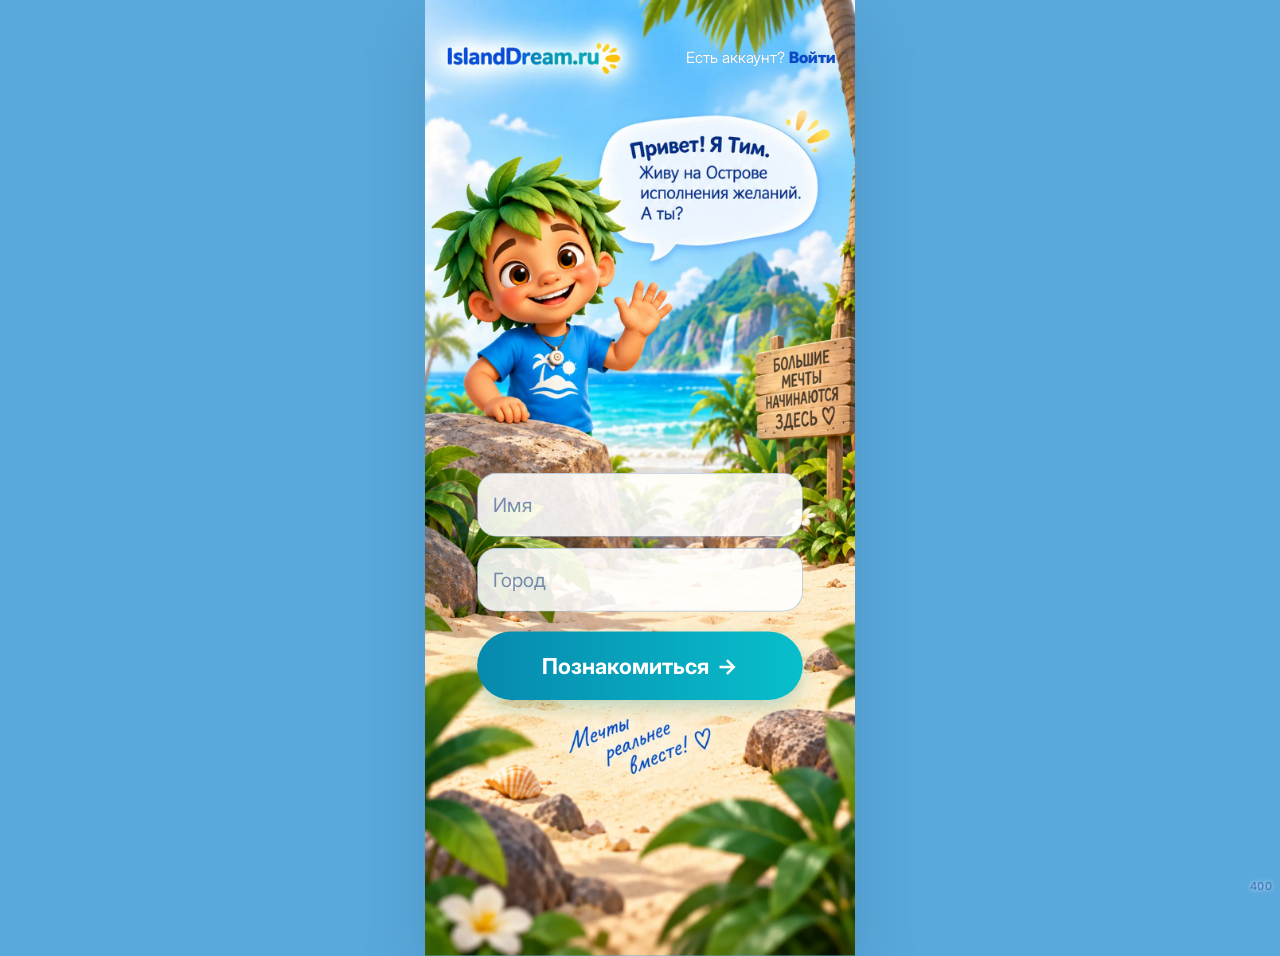
<file: sites/tim/index.html>
<!DOCTYPE html>
<html lang="ru">
<head>
  <meta charset="UTF-8">
  <meta name="viewport" content="width=device-width, initial-scale=1, viewport-fit=cover">
  <meta name="description" content="Тим — знакомство с Островом Мечты">
  <meta name="theme-color" content="#08afc2">
  <link rel="manifest" href="/manifest.webmanifest">
  <link rel="apple-touch-icon" href="/assets/icons/icon-192.png">
  <title>IslandDream.ru — Тим</title>
  <link rel="preconnect" href="https://fonts.googleapis.com">
  <link rel="preconnect" href="https://fonts.gstatic.com" crossorigin>
  <link href="https://fonts.googleapis.com/css2?family=Inter:wght@400;600;700;800&display=swap" rel="stylesheet">
  <link rel="stylesheet" href="css/main.css?v=57">
  <link rel="preload" as="image" href="assets/v2/scene_01_welcome_1080x2400_lite.jpg" fetchpriority="high">
</head>
<body>
  <a class="skip-link" href="#tim-card">К форме</a>

  <div class="tim-stage" id="tim-stage">
    <div class="tim-canvas" id="tim-canvas">
      <div class="tim-screen" id="tim-screen" data-screen="1" data-baked="1">
        <img class="tim-scene" id="tim-scene" src="assets/v2/scene_01_welcome_1080x2400_lite.jpg" alt="" width="1080" height="2400" decoding="async" fetchpriority="high">
        <img class="tim-plaque" id="tim-plaque" src="assets/fin/22.png" alt="" hidden>
        <img class="tim-tagline" id="tim-tagline" src="assets/fin/10.png" alt="" hidden>
        <img class="tim-bubble-img" id="tim-bubble-img" src="assets/fin/4.png" alt="" hidden>
        <div class="tim-bubble-html" id="tim-bubble-html" hidden></div>

        <header class="tim-header">
          <a class="tim-logo" id="tim-logo" href="/tim/" aria-label="IslandDream.ru" hidden>
            <span class="island">IslandDream</span><span class="ru">.ru</span>
          </a>
          <span class="tim-logo-spacer" id="tim-logo-spacer" aria-hidden="true"></span>
          <button type="button" class="tim-login-link" id="btn-header-login">
            Есть аккаунт? <strong>Войти</strong>
          </button>
        </header>

        <div class="tim-card" id="tim-card">
          <p class="tim-error" id="tim-error" role="alert"></p>
          <div id="tim-card-body"></div>
        </div>
      </div>
    </div>
    <!-- Пасхалка Макса: номер сборки = .app-version; если старый — это кэш HTML -->
    <span class="tim-build" id="tim-build" aria-hidden="true">400</span>
  </div>

  <script src="js/assets.js?v=57"></script>
  <script src="js/cities.js?v=57"></script>
  <script src="js/tim-fsm.js?v=57"></script>
  <script>
    if ("serviceWorker" in navigator) {
      navigator.serviceWorker.register("/sw.js").catch(function () {});
    }
  </script>
</body>
</html>
</file>
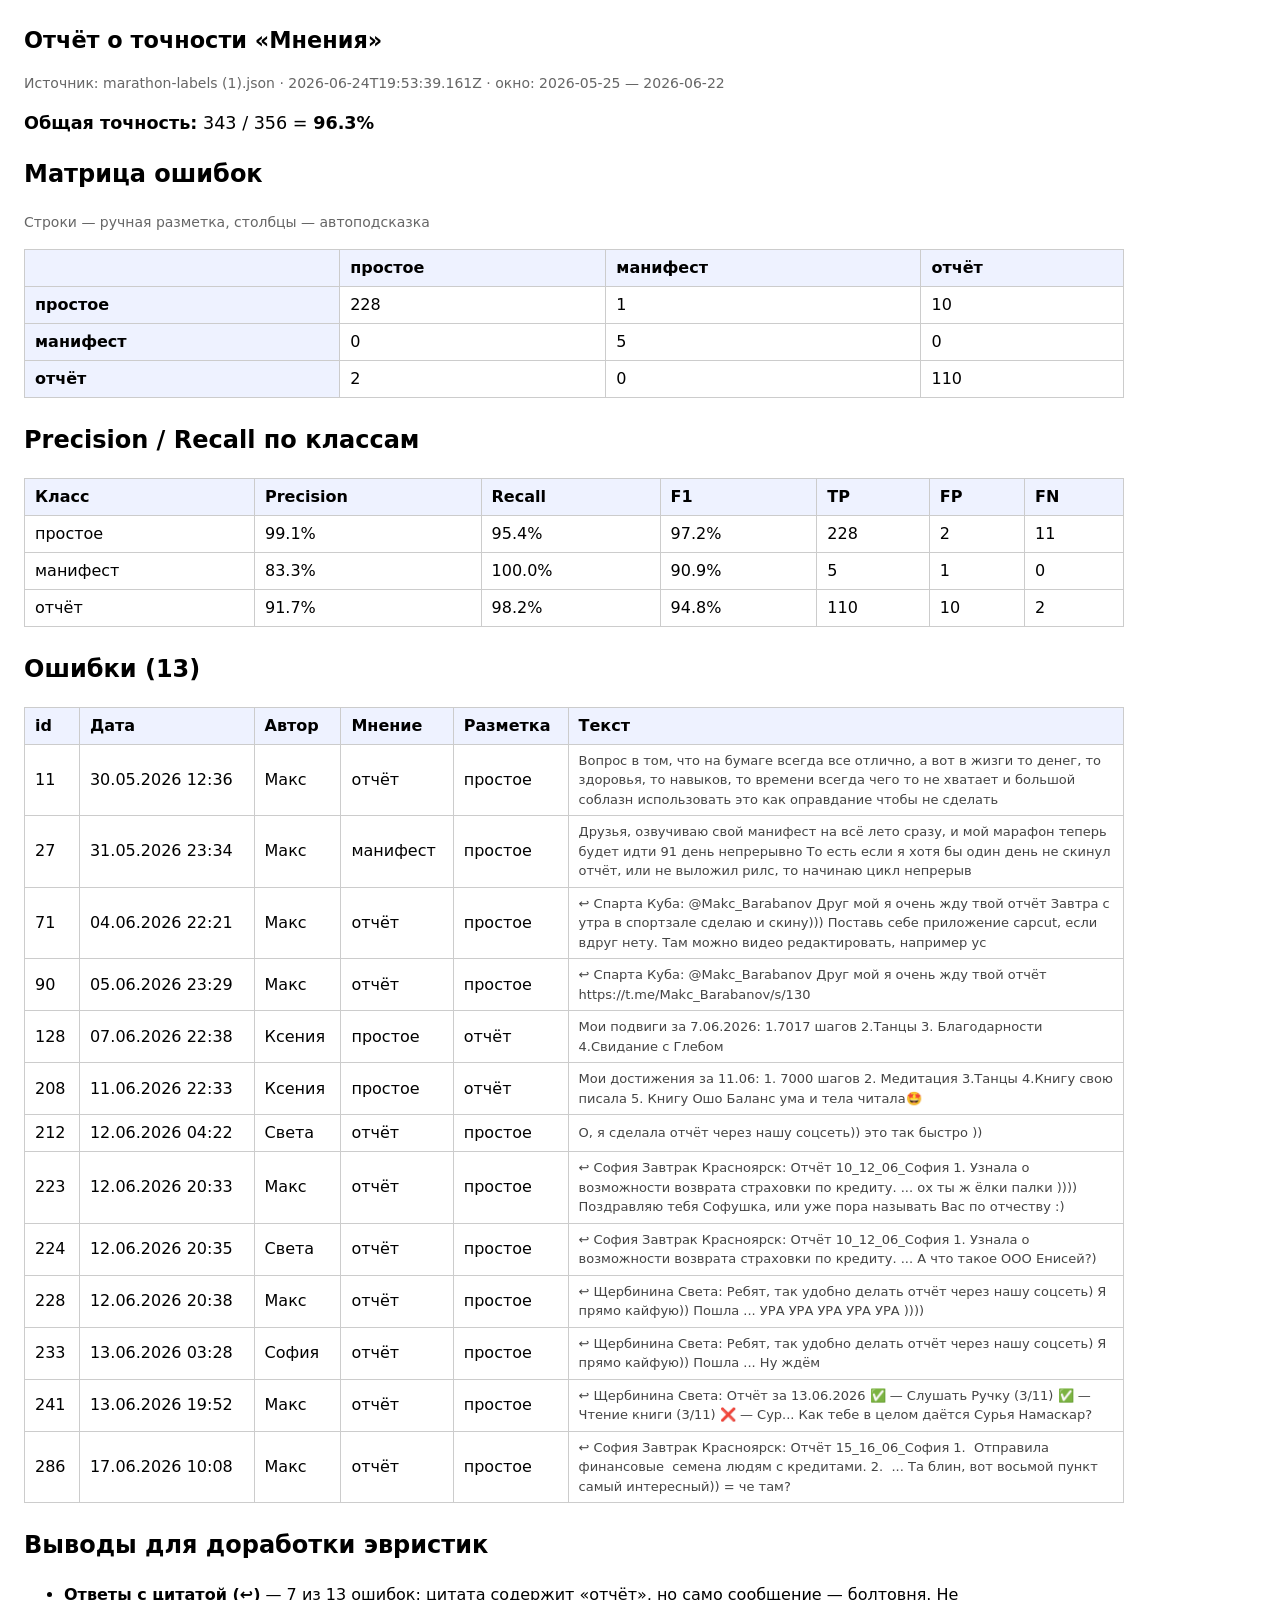
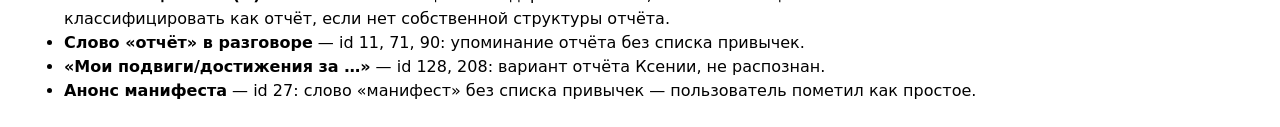
<file: sites/stat/legacy/accuracy-report.html>
<!DOCTYPE html>
<html lang="ru">
<head>
  <meta charset="UTF-8">
  <title>Точность автоподсказок</title>
  <style>
    body { font-family: system-ui, sans-serif; margin: 24px; max-width: 1100px; line-height: 1.5; }
    h1 { font-size: 1.4rem; }
    table { border-collapse: collapse; margin: 16px 0 24px; width: 100%; }
    th, td { border: 1px solid #ccc; padding: 6px 10px; text-align: left; }
    th { background: #eef2ff; }
    .summary { font-size: 1.1rem; margin: 16px 0; }
    .preview { font-size: 13px; color: #444; max-width: 500px; }
    .note { color: #666; font-size: 14px; }
  </style>
</head>
<body>
  <h1>Отчёт о точности «Мнения»</h1>
  <p class="note">Источник: marathon-labels (1).json · 2026-06-24T19:53:39.161Z · окно: 2026-05-25 — 2026-06-22</p>
  <p class="summary"><strong>Общая точность:</strong> 343 / 356 = <strong>96.3%</strong></p>

  <h2>Матрица ошибок</h2>
  <p class="note">Строки — ручная разметка, столбцы — автоподсказка</p>
  <table>
    <tr><th></th><th>простое</th><th>манифест</th><th>отчёт</th></tr>
    <tr><th>простое</th><td>228</td><td>1</td><td>10</td></tr>
<tr><th>манифест</th><td>0</td><td>5</td><td>0</td></tr>
<tr><th>отчёт</th><td>2</td><td>0</td><td>110</td></tr>

  </table>

  <h2>Precision / Recall по классам</h2>
  <table>
    <tr><th>Класс</th><th>Precision</th><th>Recall</th><th>F1</th><th>TP</th><th>FP</th><th>FN</th></tr>
    <tr><td>простое</td><td>99.1%</td><td>95.4%</td><td>97.2%</td><td>228</td><td>2</td><td>11</td></tr>
<tr><td>манифест</td><td>83.3%</td><td>100.0%</td><td>90.9%</td><td>5</td><td>1</td><td>0</td></tr>
<tr><td>отчёт</td><td>91.7%</td><td>98.2%</td><td>94.8%</td><td>110</td><td>10</td><td>2</td></tr>

  </table>

  <h2>Ошибки (13)</h2>
  <table>
    <tr><th>id</th><th>Дата</th><th>Автор</th><th>Мнение</th><th>Разметка</th><th>Текст</th></tr>
    <tr>
      <td>11</td>
      <td>30.05.2026 12:36</td>
      <td>Макс</td>
      <td>отчёт</td>
      <td>простое</td>
      <td class="preview">Вопрос в том, что на бумаге всегда все отлично, а вот в жизги то денег, то здоровья, то навыков, то времени всегда чего то не хватает и большой соблазн использовать это как оправдание чтобы не сделать</td>
    </tr>
<tr>
      <td>27</td>
      <td>31.05.2026 23:34</td>
      <td>Макс</td>
      <td>манифест</td>
      <td>простое</td>
      <td class="preview">Друзья, озвучиваю свой манифест на всё лето сразу, и мой марафон теперь будет идти   91 день непрерывно  То есть если я хотя бы один день не скинул отчёт, или не выложил рилс, то начинаю цикл непрерыв</td>
    </tr>
<tr>
      <td>71</td>
      <td>04.06.2026 22:21</td>
      <td>Макс</td>
      <td>отчёт</td>
      <td>простое</td>
      <td class="preview">↩ Спарта Куба: @Makc_Barabanov  Друг мой я очень жду твой отчёт Завтра с утра в спортзале сделаю и скину)))  Поставь себе приложение capcut, если вдруг нету. Там можно видео редактировать, например ус</td>
    </tr>
<tr>
      <td>90</td>
      <td>05.06.2026 23:29</td>
      <td>Макс</td>
      <td>отчёт</td>
      <td>простое</td>
      <td class="preview">↩ Спарта Куба: @Makc_Barabanov  Друг мой я очень жду твой отчёт https://t.me/Makc_Barabanov/s/130</td>
    </tr>
<tr>
      <td>128</td>
      <td>07.06.2026 22:38</td>
      <td>Ксения</td>
      <td>простое</td>
      <td>отчёт</td>
      <td class="preview">Мои подвиги за 7.06.2026: 1.7017 шагов 2.Танцы 3. Благодарности 4.Свидание с Глебом</td>
    </tr>
<tr>
      <td>208</td>
      <td>11.06.2026 22:33</td>
      <td>Ксения</td>
      <td>простое</td>
      <td>отчёт</td>
      <td class="preview">Мои достижения за 11.06: 1. 7000 шагов 2. Медитация 3.Танцы 4.Книгу свою писала 5. Книгу Ошо Баланс ума и тела читала🤩</td>
    </tr>
<tr>
      <td>212</td>
      <td>12.06.2026 04:22</td>
      <td>Света</td>
      <td>отчёт</td>
      <td>простое</td>
      <td class="preview">О, я сделала отчёт через нашу соцсеть)) это так быстро ))</td>
    </tr>
<tr>
      <td>223</td>
      <td>12.06.2026 20:33</td>
      <td>Макс</td>
      <td>отчёт</td>
      <td>простое</td>
      <td class="preview">↩ София Завтрак Красноярск: Отчёт 10_12_06_София 1.  Узнала о возможности возврата страховки по кредиту. ... ох ты ж ёлки палки )))) Поздравляю тебя Софушка, или уже пора называть Вас по отчеству :)</td>
    </tr>
<tr>
      <td>224</td>
      <td>12.06.2026 20:35</td>
      <td>Света</td>
      <td>отчёт</td>
      <td>простое</td>
      <td class="preview">↩ София Завтрак Красноярск: Отчёт 10_12_06_София 1.  Узнала о возможности возврата страховки по кредиту. ... А что такое ООО Енисей?)</td>
    </tr>
<tr>
      <td>228</td>
      <td>12.06.2026 20:38</td>
      <td>Макс</td>
      <td>отчёт</td>
      <td>простое</td>
      <td class="preview">↩ Щербинина Света: Ребят, так удобно делать отчёт через нашу соцсеть)  Я прямо кайфую))   Пошла ... УРА УРА УРА УРА УРА ))))</td>
    </tr>
<tr>
      <td>233</td>
      <td>13.06.2026 03:28</td>
      <td>София</td>
      <td>отчёт</td>
      <td>простое</td>
      <td class="preview">↩ Щербинина Света: Ребят, так удобно делать отчёт через нашу соцсеть)  Я прямо кайфую))   Пошла ... Ну ждём</td>
    </tr>
<tr>
      <td>241</td>
      <td>13.06.2026 19:52</td>
      <td>Макс</td>
      <td>отчёт</td>
      <td>простое</td>
      <td class="preview">↩ Щербинина Света: Отчёт за 13.06.2026  ✅ — Слушать Ручку (3/11) ✅ — Чтение книги (3/11) ❌ — Сур... Как тебе в целом даётся Сурья Намаскар?</td>
    </tr>
<tr>
      <td>286</td>
      <td>17.06.2026 10:08</td>
      <td>Макс</td>
      <td>отчёт</td>
      <td>простое</td>
      <td class="preview">↩ София Завтрак Красноярск: Отчёт 15_16_06_София 1.  Отправила финансовые  семена людям с кредитами. 2.  ... Та блин, вот восьмой пункт самый интересный)) = че там?</td>
    </tr>

  </table>

  <h2>Выводы для доработки эвристик</h2>
  <ul>
    <li><strong>Ответы с цитатой (↩)</strong> — 7 из 13 ошибок: цитата содержит «отчёт», но само сообщение — болтовня. Не классифицировать как отчёт, если нет собственной структуры отчёта.</li>
    <li><strong>Слово «отчёт» в разговоре</strong> — id 11, 71, 90: упоминание отчёта без списка привычек.</li>
    <li><strong>«Мои подвиги/достижения за …»</strong> — id 128, 208: вариант отчёта Ксении, не распознан.</li>
    <li><strong>Анонс манифеста</strong> — id 27: слово «манифест» без списка привычек — пользователь пометил как простое.</li>
  </ul>
</body>
</html>
</file>
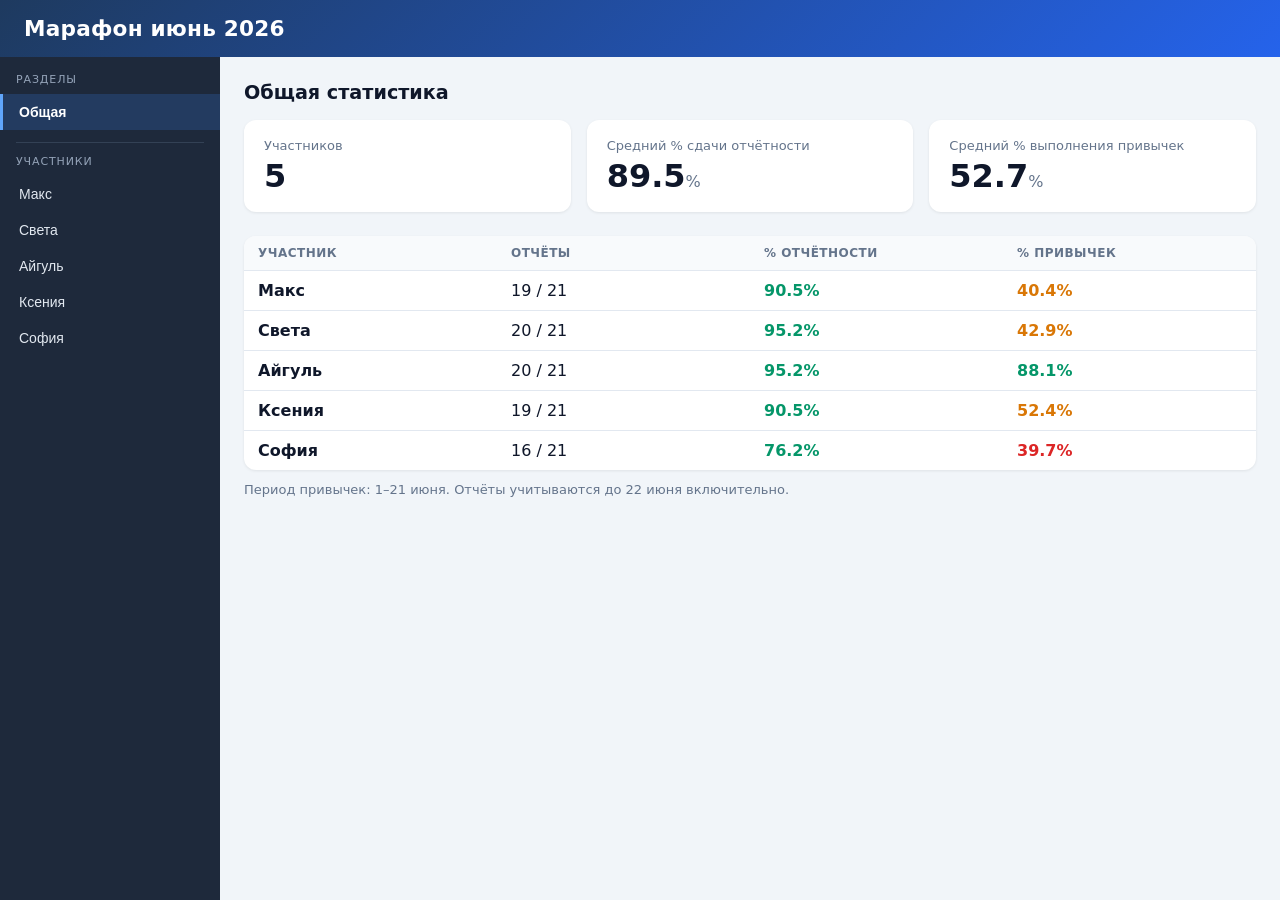
<file: sites/stat/legacy/june.html>
<!DOCTYPE html>
<html lang="ru">
<head>
  <meta charset="UTF-8">
  <meta name="viewport" content="width=device-width, initial-scale=1">
  <title>Марафон июнь 2026</title>
  <style>
    :root {
      --bg: #0f172a;
      --sidebar: #1e293b;
      --card: #ffffff;
      --text: #0f172a;
      --muted: #64748b;
      --accent: #3b82f6;
      --accent-soft: #dbeafe;
      --good: #059669;
      --warn: #d97706;
      --border: #e2e8f0;
    }
    * { box-sizing: border-box; }
    html, body { height: 100%; margin: 0; }
    body {
      font-family: system-ui, -apple-system, sans-serif;
      background: #f1f5f9;
      color: var(--text);
    }
    .app {
      display: flex;
      flex-direction: column;
      min-height: 100%;
    }
    .topbar {
      background: linear-gradient(135deg, #1e3a5f, #2563eb);
      color: #fff;
      padding: 16px 24px;
      font-size: 1.35rem;
      font-weight: 700;
      letter-spacing: 0.01em;
    }
    .layout {
      display: flex;
      flex: 1;
      min-height: 0;
    }
    .sidebar {
      width: 220px;
      flex-shrink: 0;
      background: var(--sidebar);
      color: #e2e8f0;
      padding: 16px 0;
    }
    .nav-title {
      padding: 0 16px 8px;
      font-size: 11px;
      text-transform: uppercase;
      letter-spacing: 0.08em;
      color: #94a3b8;
    }
    .nav-item {
      display: block;
      width: 100%;
      text-align: left;
      border: none;
      background: transparent;
      color: #e2e8f0;
      padding: 10px 16px;
      font-size: 14px;
      cursor: pointer;
      border-left: 3px solid transparent;
    }
    .nav-item:hover { background: rgba(255,255,255,0.06); }
    .nav-item.active {
      background: rgba(59,130,246,0.2);
      border-left-color: #60a5fa;
      color: #fff;
      font-weight: 600;
    }
    .nav-divider {
      height: 1px;
      background: #334155;
      margin: 12px 16px;
    }
    main {
      flex: 1;
      padding: 24px;
      overflow: auto;
    }
    .cards {
      display: grid;
      grid-template-columns: repeat(auto-fit, minmax(180px, 1fr));
      gap: 16px;
      margin-bottom: 24px;
    }
    .cards-equal {
      grid-template-columns: repeat(4, 1fr);
    }
    .card {
      background: var(--card);
      border-radius: 12px;
      padding: 18px 20px;
      box-shadow: 0 1px 3px rgba(0,0,0,0.08);
    }
    .card-label { font-size: 13px; color: var(--muted); margin-bottom: 6px; }
    .card-value { font-size: 2rem; font-weight: 700; line-height: 1.1; }
    .card-value small { font-size: 1rem; font-weight: 500; color: var(--muted); }
    .card-grid {
      display: flex;
      align-items: center;
      justify-content: center;
      padding: 14px 12px;
    }
    .card-grid .report-grid {
      height: 72px;
      gap: 3px;
      width: 100%;
    }
    .card-grid .report-day {
      font-size: 10px;
      border-radius: 3px;
    }
    .report-grid {
      display: grid;
      grid-template-columns: repeat(7, 1fr);
      grid-template-rows: repeat(3, 1fr);
      width: 100%;
    }
    .report-day {
      display: flex;
      align-items: center;
      justify-content: center;
      font-size: 8px;
      font-weight: 600;
      line-height: 1;
      border-radius: 2px;
      color: #fff;
      min-height: 0;
      min-width: 0;
    }
    .report-day.ok { background: #059669; }
    .report-day.miss { background: #dc2626; }
    h2 {
      margin: 0 0 16px;
      font-size: 1.2rem;
    }
    .section-title {
      margin: 28px 0 12px;
      font-size: 1rem;
      color: var(--muted);
      font-weight: 600;
    }
    table {
      width: 100%;
      table-layout: fixed;
      border-collapse: collapse;
      background: var(--card);
      border-radius: 12px;
      overflow: hidden;
      box-shadow: 0 1px 3px rgba(0,0,0,0.08);
    }
    .table-group table { border-radius: 0; box-shadow: none; }
    .table-group table:first-child { border-radius: 12px 12px 0 0; }
    .table-group table:last-child { border-radius: 0 0 12px 12px; box-shadow: 0 1px 3px rgba(0,0,0,0.08); }
    .table-group table:only-child { border-radius: 12px; box-shadow: 0 1px 3px rgba(0,0,0,0.08); }
    .col-num { width: 48px; }
    .col-plan { width: 88px; }
    .col-fact { width: 88px; }
    .col-pct { width: 72px; }
    th, td {
      padding: 10px 14px;
      text-align: left;
      border-bottom: 1px solid var(--border);
    }
    th {
      background: #f8fafc;
      font-size: 12px;
      text-transform: uppercase;
      letter-spacing: 0.04em;
      color: var(--muted);
      font-weight: 600;
    }
    th.sortable {
      cursor: pointer;
      user-select: none;
    }
    th.sortable:hover { color: var(--accent); }
    th.sortable::after {
      font-size: 11px;
      opacity: 0.35;
    }
    th.sortable:not(.asc):not(.desc)::after { content: ' ⇅'; }
    th.sortable.asc::after { content: ' ↑'; opacity: 1; color: var(--accent); }
    th.sortable.desc::after { content: ' ↓'; opacity: 1; color: var(--accent); }
    tr:last-child td { border-bottom: none; }
    .section-row td {
      background: #f1f5f9;
      font-weight: 600;
      font-size: 13px;
      color: var(--muted);
      padding: 12px 14px;
      border-bottom: 1px solid var(--border);
    }
    .num { color: var(--muted); }
    .pct {
      font-weight: 600;
    }
    .pct.good { color: var(--good); }
    .pct.mid { color: var(--warn); }
    .pct.low { color: #dc2626; }
    .insights {
      margin-top: 20px;
      background: var(--card);
      border-radius: 12px;
      padding: 16px 18px;
      box-shadow: 0 1px 3px rgba(0,0,0,0.08);
    }
    .insight-line {
      margin: 0 0 8px;
      font-size: 14px;
      line-height: 1.5;
    }
    .insight-line strong { color: var(--good); }
    .insight-line.weak strong { color: #dc2626; }
    .recommendation {
      margin-top: 14px;
      padding-top: 14px;
      border-top: 1px solid var(--border);
      font-size: 14px;
      line-height: 1.55;
      color: #334155;
    }
    .recommendation-title {
      font-weight: 600;
      margin-bottom: 6px;
      color: var(--accent);
    }
    .hint {
      color: var(--muted);
      font-size: 13px;
      margin-top: 12px;
    }
    .hidden { display: none; }
    @media (max-width: 700px) {
      .layout { flex-direction: column; }
      .sidebar { width: 100%; display: flex; flex-wrap: wrap; gap: 4px; padding: 8px; }
      .nav-item { width: auto; border-left: none; border-radius: 8px; padding: 8px 12px; }
      .nav-divider, .nav-title { display: none; }
      .cards-equal { grid-template-columns: repeat(2, 1fr); }
    }
  </style>
</head>
<body>
  <div class="app">
    <header class="topbar">Марафон июнь 2026</header>
    <div class="layout">
      <nav class="sidebar" id="nav"></nav>
      <main id="content"></main>
    </div>
  </div>

  <script>
    const DATA = {"overall": {"participants": 5, "avgReportPct": 89.5, "avgHabitPct": 52.7}, "participants": [{"id": "макс", "name": "Макс", "habits": [{"num": 1, "habit": "Интервальное питание", "plan": 19, "fact": 8}, {"num": 2, "habit": "Вода 2л", "plan": 21, "fact": 11}, {"num": 3, "habit": "15 минут чтения", "plan": 18, "fact": 5}, {"num": 4, "habit": "Энергопрактика", "plan": 21, "fact": 11}, {"num": 5, "habit": "Дыхание по ВимХофу", "plan": 18, "fact": 1}, {"num": 6, "habit": "1 сторис в день", "plan": 21, "fact": 6}, {"num": 7, "habit": "Работа с соц сетью, 2 часа в день", "plan": 7, "fact": 4}, {"num": 8, "habit": "Гимнастика", "plan": 15, "fact": 5}, {"num": 9, "habit": "Мантра я люблю и принимаю себя", "plan": 21, "fact": 11}, {"num": 10, "habit": "Один урок коддинга в день", "plan": 8, "fact": 6}, {"num": 11, "habit": "Бег", "plan": 6, "fact": 2}, {"num": 12, "habit": "Работа с соц сетью 4 часа в день", "plan": 3, "fact": 0}, {"num": 13, "habit": "Время на написание книги", "plan": 3, "fact": 2}, {"num": 14, "habit": "Пищевая пауза", "plan": 2, "fact": 2}], "starHabits": [], "reports": 19, "reportCalendar": [{"day": 1, "hasReport": true}, {"day": 2, "hasReport": true}, {"day": 3, "hasReport": true}, {"day": 4, "hasReport": true}, {"day": 5, "hasReport": true}, {"day": 6, "hasReport": true}, {"day": 7, "hasReport": false}, {"day": 8, "hasReport": true}, {"day": 9, "hasReport": true}, {"day": 10, "hasReport": true}, {"day": 11, "hasReport": true}, {"day": 12, "hasReport": true}, {"day": 13, "hasReport": false}, {"day": 14, "hasReport": true}, {"day": 15, "hasReport": true}, {"day": 16, "hasReport": true}, {"day": 17, "hasReport": true}, {"day": 18, "hasReport": true}, {"day": 19, "hasReport": true}, {"day": 20, "hasReport": true}, {"day": 21, "hasReport": true}], "reportPct": 90.5, "habitPct": 40.4}, {"id": "света", "name": "Света", "habits": [{"num": 1, "habit": "Чтение книги", "plan": 21, "fact": 9}, {"num": 2, "habit": "Сурья намаскар", "plan": 21, "fact": 9}, {"num": 3, "habit": "Слушать историю про Ручку", "plan": 21, "fact": 9}, {"num": 4, "habit": "Откладывать минимум один рубль в копилку на пространство", "plan": 21, "fact": 9}], "starHabits": [{"num": 1, "habit": "Попить кофе с 5 новыми людьми", "plan": 5, "fact": 12}, {"num": 2, "habit": "10000 шагов", "plan": 21, "fact": 12}], "reports": 20, "reportCalendar": [{"day": 1, "hasReport": true}, {"day": 2, "hasReport": true}, {"day": 3, "hasReport": true}, {"day": 4, "hasReport": true}, {"day": 5, "hasReport": true}, {"day": 6, "hasReport": true}, {"day": 7, "hasReport": true}, {"day": 8, "hasReport": true}, {"day": 9, "hasReport": true}, {"day": 10, "hasReport": false}, {"day": 11, "hasReport": true}, {"day": 12, "hasReport": true}, {"day": 13, "hasReport": true}, {"day": 14, "hasReport": true}, {"day": 15, "hasReport": true}, {"day": 16, "hasReport": true}, {"day": 17, "hasReport": true}, {"day": 18, "hasReport": true}, {"day": 19, "hasReport": true}, {"day": 20, "hasReport": true}, {"day": 21, "hasReport": true}], "reportPct": 95.2, "habitPct": 42.9}, {"id": "айгуль", "name": "Айгуль", "habits": [{"num": 1, "habit": "Сурья Намаскар", "plan": 21, "fact": 20}, {"num": 2, "habit": "Питьевой режим", "plan": 21, "fact": 20}, {"num": 3, "habit": "Ручка", "plan": 21, "fact": 14}, {"num": 4, "habit": "Практика щедрости", "plan": 21, "fact": 20}], "starHabits": [], "reports": 20, "reportCalendar": [{"day": 1, "hasReport": false}, {"day": 2, "hasReport": true}, {"day": 3, "hasReport": true}, {"day": 4, "hasReport": true}, {"day": 5, "hasReport": true}, {"day": 6, "hasReport": true}, {"day": 7, "hasReport": true}, {"day": 8, "hasReport": true}, {"day": 9, "hasReport": true}, {"day": 10, "hasReport": true}, {"day": 11, "hasReport": true}, {"day": 12, "hasReport": true}, {"day": 13, "hasReport": true}, {"day": 14, "hasReport": true}, {"day": 15, "hasReport": true}, {"day": 16, "hasReport": true}, {"day": 17, "hasReport": true}, {"day": 18, "hasReport": true}, {"day": 19, "hasReport": true}, {"day": 20, "hasReport": true}, {"day": 21, "hasReport": true}], "reportPct": 95.2, "habitPct": 88.1}, {"id": "ксения", "name": "Ксения", "habits": [{"num": 1, "habit": "Зарядка или танцы", "plan": 21, "fact": 12}, {"num": 2, "habit": "5000 шагов", "plan": 21, "fact": 19}, {"num": 3, "habit": "Писать благодарности", "plan": 21, "fact": 10}, {"num": 4, "habit": "Писать книгу \"Счастливая женщина\"", "plan": 21, "fact": 9}, {"num": 5, "habit": "По возможности ходить на свидания", "plan": 21, "fact": 5}], "starHabits": [], "reports": 19, "reportCalendar": [{"day": 1, "hasReport": true}, {"day": 2, "hasReport": true}, {"day": 3, "hasReport": true}, {"day": 4, "hasReport": true}, {"day": 5, "hasReport": true}, {"day": 6, "hasReport": true}, {"day": 7, "hasReport": true}, {"day": 8, "hasReport": true}, {"day": 9, "hasReport": true}, {"day": 10, "hasReport": false}, {"day": 11, "hasReport": true}, {"day": 12, "hasReport": true}, {"day": 13, "hasReport": true}, {"day": 14, "hasReport": true}, {"day": 15, "hasReport": false}, {"day": 16, "hasReport": true}, {"day": 17, "hasReport": true}, {"day": 18, "hasReport": true}, {"day": 19, "hasReport": true}, {"day": 20, "hasReport": true}, {"day": 21, "hasReport": true}], "reportPct": 90.5, "habitPct": 52.4}, {"id": "софия", "name": "София", "habits": [{"num": 1, "habit": "Закрыть кредитку", "plan": 21, "fact": 10}, {"num": 2, "habit": "Создать доход на x2… x3", "plan": 21, "fact": 11}, {"num": 3, "habit": "Вернуться в йогу", "plan": 21, "fact": 12}, {"num": 4, "habit": "Закончить 2 курс АСI", "plan": 21, "fact": 0}, {"num": 5, "habit": "Слушать ручку", "plan": 21, "fact": 12}, {"num": 6, "habit": "Кофе-медитация", "plan": 21, "fact": 14}, {"num": 7, "habit": "Отдых выходного дня", "plan": 21, "fact": 2}, {"num": 8, "habit": "Расхламить квартиру", "plan": 21, "fact": 12}, {"num": 9, "habit": "Пройти марафон стройности через NL", "plan": 21, "fact": 2}], "starHabits": [], "reports": 16, "reportCalendar": [{"day": 1, "hasReport": false}, {"day": 2, "hasReport": true}, {"day": 3, "hasReport": true}, {"day": 4, "hasReport": true}, {"day": 5, "hasReport": true}, {"day": 6, "hasReport": true}, {"day": 7, "hasReport": true}, {"day": 8, "hasReport": true}, {"day": 9, "hasReport": true}, {"day": 10, "hasReport": true}, {"day": 11, "hasReport": true}, {"day": 12, "hasReport": true}, {"day": 13, "hasReport": true}, {"day": 14, "hasReport": true}, {"day": 15, "hasReport": true}, {"day": 16, "hasReport": true}, {"day": 17, "hasReport": true}, {"day": 18, "hasReport": false}, {"day": 19, "hasReport": false}, {"day": 20, "hasReport": false}, {"day": 21, "hasReport": false}], "reportPct": 76.2, "habitPct": 39.7}], "cycleDays": 21};
    let current = 'overall';
    let tableSort = { col: null, dir: 'asc' };

    function pctClass(v) {
      if (v >= 70) return 'good';
      if (v >= 40) return 'mid';
      return 'low';
    }

    function habitPct(fact, plan) {
      return plan ? Math.round(fact / plan * 1000) / 10 : 0;
    }

    const COLGROUP = `<colgroup>
      <col class="col-num"><col class="col-habit"><col class="col-plan"><col class="col-fact"><col class="col-pct">
    </colgroup>`;

    function tableHead() {
      const habitCls = tableSort.col === 'habit' ? `sortable ${tableSort.dir}` : 'sortable';
      const pctCls = tableSort.col === 'pct' ? `sortable ${tableSort.dir}` : 'sortable';
      return `<thead><tr>
        <th>№</th>
        <th class="${habitCls}" data-sort="habit">Привычка</th>
        <th>План (шт)</th>
        <th>Факт (шт)</th>
        <th class="${pctCls}" data-sort="pct">%</th>
      </tr></thead>`;
    }

    function sortHabits(habits) {
      if (!tableSort.col || !habits.length) return habits;
      const sorted = [...habits].sort((a, b) => {
        if (tableSort.col === 'habit') {
          const cmp = a.habit.localeCompare(b.habit, 'ru');
          return tableSort.dir === 'asc' ? cmp : -cmp;
        }
        const pa = habitPct(a.fact, a.plan);
        const pb = habitPct(b.fact, b.plan);
        if (pa !== pb) return tableSort.dir === 'asc' ? pa - pb : pb - pa;
        return a.habit.localeCompare(b.habit, 'ru');
      });
      return sorted.map((h, i) => ({ ...h, num: i + 1 }));
    }

    function habitRows(habits) {
      return habits.map((h) => {
        const p = habitPct(h.fact, h.plan);
        return `<tr>
          <td class="num">${h.num}</td>
          <td>${escapeHtml(h.habit)}</td>
          <td>${h.plan}</td>
          <td>${h.fact}</td>
          <td class="pct ${pctClass(p)}">${p}%</td>
        </tr>`;
      }).join('');
    }

    function renderHabitsTables(p) {
      const main = sortHabits(p.habits);
      const star = p.starHabits && p.starHabits.length ? sortHabits(p.starHabits) : [];
      let html = `<div class="table-group"><table>${COLGROUP}${tableHead()}<tbody>`;
      html += habitRows(main);
      if (star.length) {
        html += `<tr class="section-row"><td colspan="5">Задачи со звёздочкой</td></tr>`;
        html += habitRows(star);
      }
      html += `</tbody></table></div>`;
      return html;
    }

    function analyzeHabits(habits) {
      if (!habits.length) return { strongest: [], weakest: [] };
      const items = habits.map((h) => ({ ...h, pct: habitPct(h.fact, h.plan) }));
      const maxPct = Math.max(...items.map((h) => h.pct));
      const minPct = Math.min(...items.map((h) => h.pct));
      return {
        strongest: items.filter((h) => h.pct === maxPct),
        weakest: items.filter((h) => h.pct === minPct),
      };
    }

    function formatHabitList(items) {
      return items.map((h) => `«${h.habit}» (${h.pct}%)`).join(', ');
    }

    function buildRecommendation(p, strongest, weakest) {
      const tips = [];
      const hp = habitPct(
        p.habits.reduce((s, h) => s + h.fact, 0),
        p.habits.reduce((s, h) => s + h.plan, 0)
      );

      if (p.reportPct < 80) {
        tips.push(
          `Отчётность ${p.reportPct}% — ниже целевых 80%. Зафиксируй одно и то же время для отчёта (например, перед сном), чтобы не терять дни.`
        );
      } else if (p.reportPct >= 95) {
        tips.push('Отчётность на высоте — это сильная дисциплина, на неё можно опереться при подтягивании слабых привычек.');
      }

      for (const w of weakest) {
        if (w.pct >= 70) continue;
        const gap = w.plan - w.fact;
        if (w.pct < 40) {
          tips.push(
            `«${w.habit}» выполнена лишь ${w.pct}% (${w.fact} из ${w.plan}). Разбей на микро-шаг: сделай минимальную версию привычки 5 минут в день — важнее ритм, чем идеальный объём. Не хватает ~${gap} отметок.`
          );
        } else {
          tips.push(
            `«${w.habit}» — зона роста (${w.pct}%). Добавь напоминание или привяжи привычку к уже стабильному действию (например, после утреннего отчёта).`
          );
        }
      }

      if (strongest.length && weakest.length && strongest[0].pct > weakest[0].pct) {
        tips.push(
          `Перенеси приём из сильной привычки «${strongest[0].habit}» на слабую: тот же слот времени, тот же формат отчёта в чате.`
        );
      }

      if (hp < 60 && tips.length < 2) {
        tips.push('Общий процент ниже 60% — на следующий цикл выбери 1–2 привычки в приоритет, остальные держи в поддерживающем режиме.');
      }

      if (!tips.length) {
        tips.push('Баланс хороший. Сохраняй текущий ритм и чуть усложни привычку с самым высоким процентом — там есть запас прочности.');
      }

      return tips.slice(0, 3).join(' ');
    }

    function renderInsights(p) {
      const { strongest, weakest } = analyzeHabits(p.habits);
      if (!strongest.length) return '';
      const rec = buildRecommendation(p, strongest, weakest);
      return `<div class="insights">
        <p class="insight-line"><strong>Самая сильная привычка:</strong> ${formatHabitList(strongest)}</p>
        <p class="insight-line weak"><strong>Самая слабая привычка:</strong> ${formatHabitList(weakest)}</p>
        <div class="recommendation">
          <div class="recommendation-title">Рекомендация</div>
          ${escapeHtml(rec)}
        </div>
      </div>`;
    }

    function renderTable(habits) {
      return `<table>${COLGROUP}${tableHead()}<tbody>${habitRows(sortHabits(habits))}</tbody></table>`;
    }

    function renderReportGrid(calendar) {
      if (!calendar || !calendar.length) return '';
      const cells = calendar.map((d) =>
        `<div class="report-day ${d.hasReport ? 'ok' : 'miss'}" title="${d.hasReport ? 'Отчёт есть' : 'Нет отчёта'}">${d.day}</div>`
      ).join('');
      return `<div class="report-grid">${cells}</div>`;
    }

    function renderOverall() {
      const o = DATA.overall;
      const rows = DATA.participants.map((p) => {
        const totalPlan = p.habits.reduce((s, h) => s + h.plan, 0);
        const totalFact = p.habits.reduce((s, h) => s + h.fact, 0);
        const hp = habitPct(totalFact, totalPlan);
        return `<tr>
          <td><strong>${escapeHtml(p.name)}</strong></td>
          <td>${p.reports} / ${DATA.cycleDays}</td>
          <td class="pct ${pctClass(p.reportPct)}">${p.reportPct}%</td>
          <td class="pct ${pctClass(hp)}">${hp}%</td>
        </tr>`;
      }).join('');

      return `
        <h2>Общая статистика</h2>
        <div class="cards">
          <div class="card">
            <div class="card-label">Участников</div>
            <div class="card-value">${o.participants}</div>
          </div>
          <div class="card">
            <div class="card-label">Средний % сдачи отчётности</div>
            <div class="card-value ${pctClass(o.avgReportPct)}">${o.avgReportPct}<small>%</small></div>
          </div>
          <div class="card">
            <div class="card-label">Средний % выполнения привычек</div>
            <div class="card-value ${pctClass(o.avgHabitPct)}">${o.avgHabitPct}<small>%</small></div>
          </div>
        </div>
        <table>
          <thead>
            <tr>
              <th>Участник</th>
              <th>Отчёты</th>
              <th>% отчётности</th>
              <th>% привычек</th>
            </tr>
          </thead>
          <tbody>${rows}</tbody>
        </table>
        <p class="hint">Период привычек: 1–21 июня. Отчёты учитываются до 22 июня включительно.</p>
      `;
    }

    function renderParticipant(p) {
      const totalPlan = p.habits.reduce((s, h) => s + h.plan, 0);
      const totalFact = p.habits.reduce((s, h) => s + h.fact, 0);
      const hp = habitPct(totalFact, totalPlan);

      return `
        <h2>${escapeHtml(p.name)}</h2>
        <div class="cards cards-equal">
          <div class="card card-grid">
            ${renderReportGrid(p.reportCalendar)}
          </div>
          <div class="card">
            <div class="card-label">Отчётов</div>
            <div class="card-value">${p.reports}<small>/${DATA.cycleDays}</small></div>
          </div>
          <div class="card">
            <div class="card-label">% отчётности</div>
            <div class="card-value ${pctClass(p.reportPct)}">${p.reportPct}<small>%</small></div>
          </div>
          <div class="card">
            <div class="card-label">% выполнения привычек</div>
            <div class="card-value ${pctClass(hp)}">${hp}<small>%</small></div>
          </div>
        </div>
        ${renderHabitsTables(p)}
        ${renderInsights(p)}
      `;
    }

    function escapeHtml(s) {
      return String(s)
        .replace(/&/g, '&amp;')
        .replace(/</g, '&lt;')
        .replace(/>/g, '&gt;');
    }

    function render() {
      document.querySelectorAll('.nav-item').forEach((el) => {
        el.classList.toggle('active', el.dataset.id === current);
      });
      const content = document.getElementById('content');
      if (current === 'overall') {
        content.innerHTML = renderOverall();
      } else {
        const p = DATA.participants.find((x) => x.id === current);
        content.innerHTML = p ? renderParticipant(p) : '';
      }
    }

    document.getElementById('content').addEventListener('click', (e) => {
      const th = e.target.closest('th[data-sort]');
      if (!th || current === 'overall') return;
      const col = th.dataset.sort;
      if (tableSort.col === col) {
        tableSort.dir = tableSort.dir === 'asc' ? 'desc' : 'asc';
      } else {
        tableSort.col = col;
        tableSort.dir = 'asc';
      }
      render();
    });

    function buildNav() {
      const nav = document.getElementById('nav');
      let html = '<div class="nav-title">Разделы</div>';
      html += '<button class="nav-item active" data-id="overall">Общая</button>';
      html += '<div class="nav-divider"></div>';
      html += '<div class="nav-title">Участники</div>';
      for (const p of DATA.participants) {
        html += `<button class="nav-item" data-id="${p.id}">${escapeHtml(p.name)}</button>`;
      }
      nav.innerHTML = html;
      nav.addEventListener('click', (e) => {
        const btn = e.target.closest('.nav-item');
        if (!btn) return;
        tableSort = { col: null, dir: 'asc' };
        current = btn.dataset.id;
        render();
      });
    }

    buildNav();
    render();
  </script>
</body>
</html>
</file>
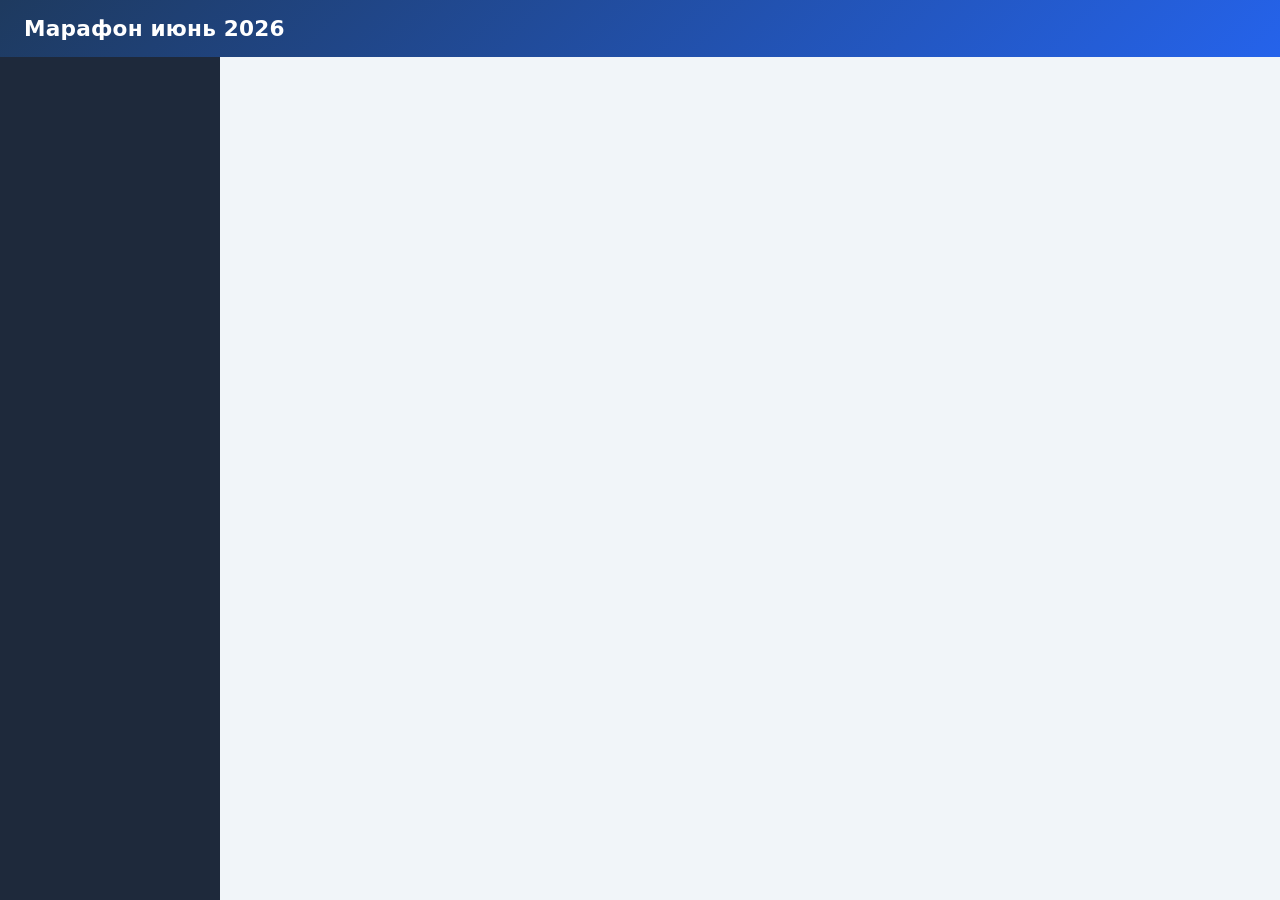
<file: sites/stat/legacy/june.template.html>
<!DOCTYPE html>
<html lang="ru">
<head>
  <meta charset="UTF-8">
  <meta name="viewport" content="width=device-width, initial-scale=1">
  <title>Марафон июнь 2026</title>
  <style>
    :root {
      --bg: #0f172a;
      --sidebar: #1e293b;
      --card: #ffffff;
      --text: #0f172a;
      --muted: #64748b;
      --accent: #3b82f6;
      --accent-soft: #dbeafe;
      --good: #059669;
      --warn: #d97706;
      --border: #e2e8f0;
    }
    * { box-sizing: border-box; }
    html, body { height: 100%; margin: 0; }
    body {
      font-family: system-ui, -apple-system, sans-serif;
      background: #f1f5f9;
      color: var(--text);
    }
    .app {
      display: flex;
      flex-direction: column;
      min-height: 100%;
    }
    .topbar {
      background: linear-gradient(135deg, #1e3a5f, #2563eb);
      color: #fff;
      padding: 16px 24px;
      font-size: 1.35rem;
      font-weight: 700;
      letter-spacing: 0.01em;
    }
    .layout {
      display: flex;
      flex: 1;
      min-height: 0;
    }
    .sidebar {
      width: 220px;
      flex-shrink: 0;
      background: var(--sidebar);
      color: #e2e8f0;
      padding: 16px 0;
    }
    .nav-title {
      padding: 0 16px 8px;
      font-size: 11px;
      text-transform: uppercase;
      letter-spacing: 0.08em;
      color: #94a3b8;
    }
    .nav-item {
      display: block;
      width: 100%;
      text-align: left;
      border: none;
      background: transparent;
      color: #e2e8f0;
      padding: 10px 16px;
      font-size: 14px;
      cursor: pointer;
      border-left: 3px solid transparent;
    }
    .nav-item:hover { background: rgba(255,255,255,0.06); }
    .nav-item.active {
      background: rgba(59,130,246,0.2);
      border-left-color: #60a5fa;
      color: #fff;
      font-weight: 600;
    }
    .nav-divider {
      height: 1px;
      background: #334155;
      margin: 12px 16px;
    }
    main {
      flex: 1;
      padding: 24px;
      overflow: auto;
    }
    .cards {
      display: grid;
      grid-template-columns: repeat(auto-fit, minmax(180px, 1fr));
      gap: 16px;
      margin-bottom: 24px;
    }
    .cards-equal {
      grid-template-columns: repeat(4, 1fr);
    }
    .card {
      background: var(--card);
      border-radius: 12px;
      padding: 18px 20px;
      box-shadow: 0 1px 3px rgba(0,0,0,0.08);
    }
    .card-label { font-size: 13px; color: var(--muted); margin-bottom: 6px; }
    .card-value { font-size: 2rem; font-weight: 700; line-height: 1.1; }
    .card-value small { font-size: 1rem; font-weight: 500; color: var(--muted); }
    .card-grid {
      display: flex;
      align-items: center;
      justify-content: center;
      padding: 14px 12px;
    }
    .card-grid .report-grid {
      height: 72px;
      gap: 3px;
      width: 100%;
    }
    .card-grid .report-day {
      font-size: 10px;
      border-radius: 3px;
    }
    .report-grid {
      display: grid;
      grid-template-columns: repeat(7, 1fr);
      grid-template-rows: repeat(3, 1fr);
      width: 100%;
    }
    .report-day {
      display: flex;
      align-items: center;
      justify-content: center;
      font-size: 8px;
      font-weight: 600;
      line-height: 1;
      border-radius: 2px;
      color: #fff;
      min-height: 0;
      min-width: 0;
    }
    .report-day.ok { background: #059669; }
    .report-day.miss { background: #dc2626; }
    h2 {
      margin: 0 0 16px;
      font-size: 1.2rem;
    }
    .section-title {
      margin: 28px 0 12px;
      font-size: 1rem;
      color: var(--muted);
      font-weight: 600;
    }
    table {
      width: 100%;
      table-layout: fixed;
      border-collapse: collapse;
      background: var(--card);
      border-radius: 12px;
      overflow: hidden;
      box-shadow: 0 1px 3px rgba(0,0,0,0.08);
    }
    .table-group table { border-radius: 0; box-shadow: none; }
    .table-group table:first-child { border-radius: 12px 12px 0 0; }
    .table-group table:last-child { border-radius: 0 0 12px 12px; box-shadow: 0 1px 3px rgba(0,0,0,0.08); }
    .table-group table:only-child { border-radius: 12px; box-shadow: 0 1px 3px rgba(0,0,0,0.08); }
    .col-num { width: 48px; }
    .col-plan { width: 88px; }
    .col-fact { width: 88px; }
    .col-pct { width: 72px; }
    th, td {
      padding: 10px 14px;
      text-align: left;
      border-bottom: 1px solid var(--border);
    }
    th {
      background: #f8fafc;
      font-size: 12px;
      text-transform: uppercase;
      letter-spacing: 0.04em;
      color: var(--muted);
      font-weight: 600;
    }
    th.sortable {
      cursor: pointer;
      user-select: none;
    }
    th.sortable:hover { color: var(--accent); }
    th.sortable::after {
      font-size: 11px;
      opacity: 0.35;
    }
    th.sortable:not(.asc):not(.desc)::after { content: ' ⇅'; }
    th.sortable.asc::after { content: ' ↑'; opacity: 1; color: var(--accent); }
    th.sortable.desc::after { content: ' ↓'; opacity: 1; color: var(--accent); }
    tr:last-child td { border-bottom: none; }
    .section-row td {
      background: #f1f5f9;
      font-weight: 600;
      font-size: 13px;
      color: var(--muted);
      padding: 12px 14px;
      border-bottom: 1px solid var(--border);
    }
    .num { color: var(--muted); }
    .pct {
      font-weight: 600;
    }
    .pct.good { color: var(--good); }
    .pct.mid { color: var(--warn); }
    .pct.low { color: #dc2626; }
    .insights {
      margin-top: 20px;
      background: var(--card);
      border-radius: 12px;
      padding: 16px 18px;
      box-shadow: 0 1px 3px rgba(0,0,0,0.08);
    }
    .insight-line {
      margin: 0 0 8px;
      font-size: 14px;
      line-height: 1.5;
    }
    .insight-line strong { color: var(--good); }
    .insight-line.weak strong { color: #dc2626; }
    .recommendation {
      margin-top: 14px;
      padding-top: 14px;
      border-top: 1px solid var(--border);
      font-size: 14px;
      line-height: 1.55;
      color: #334155;
    }
    .recommendation-title {
      font-weight: 600;
      margin-bottom: 6px;
      color: var(--accent);
    }
    .hint {
      color: var(--muted);
      font-size: 13px;
      margin-top: 12px;
    }
    .hidden { display: none; }
    @media (max-width: 700px) {
      .layout { flex-direction: column; }
      .sidebar { width: 100%; display: flex; flex-wrap: wrap; gap: 4px; padding: 8px; }
      .nav-item { width: auto; border-left: none; border-radius: 8px; padding: 8px 12px; }
      .nav-divider, .nav-title { display: none; }
      .cards-equal { grid-template-columns: repeat(2, 1fr); }
    }
  </style>
</head>
<body>
  <div class="app">
    <header class="topbar">Марафон июнь 2026</header>
    <div class="layout">
      <nav class="sidebar" id="nav"></nav>
      <main id="content"></main>
    </div>
  </div>

  <script>
    const DATA = /*__STATS__*/;
    let current = 'overall';
    let tableSort = { col: null, dir: 'asc' };

    function pctClass(v) {
      if (v >= 70) return 'good';
      if (v >= 40) return 'mid';
      return 'low';
    }

    function habitPct(fact, plan) {
      return plan ? Math.round(fact / plan * 1000) / 10 : 0;
    }

    const COLGROUP = `<colgroup>
      <col class="col-num"><col class="col-habit"><col class="col-plan"><col class="col-fact"><col class="col-pct">
    </colgroup>`;

    function tableHead() {
      const habitCls = tableSort.col === 'habit' ? `sortable ${tableSort.dir}` : 'sortable';
      const pctCls = tableSort.col === 'pct' ? `sortable ${tableSort.dir}` : 'sortable';
      return `<thead><tr>
        <th>№</th>
        <th class="${habitCls}" data-sort="habit">Привычка</th>
        <th>План (шт)</th>
        <th>Факт (шт)</th>
        <th class="${pctCls}" data-sort="pct">%</th>
      </tr></thead>`;
    }

    function sortHabits(habits) {
      if (!tableSort.col || !habits.length) return habits;
      const sorted = [...habits].sort((a, b) => {
        if (tableSort.col === 'habit') {
          const cmp = a.habit.localeCompare(b.habit, 'ru');
          return tableSort.dir === 'asc' ? cmp : -cmp;
        }
        const pa = habitPct(a.fact, a.plan);
        const pb = habitPct(b.fact, b.plan);
        if (pa !== pb) return tableSort.dir === 'asc' ? pa - pb : pb - pa;
        return a.habit.localeCompare(b.habit, 'ru');
      });
      return sorted.map((h, i) => ({ ...h, num: i + 1 }));
    }

    function habitRows(habits) {
      return habits.map((h) => {
        const p = habitPct(h.fact, h.plan);
        return `<tr>
          <td class="num">${h.num}</td>
          <td>${escapeHtml(h.habit)}</td>
          <td>${h.plan}</td>
          <td>${h.fact}</td>
          <td class="pct ${pctClass(p)}">${p}%</td>
        </tr>`;
      }).join('');
    }

    function renderHabitsTables(p) {
      const main = sortHabits(p.habits);
      const star = p.starHabits && p.starHabits.length ? sortHabits(p.starHabits) : [];
      let html = `<div class="table-group"><table>${COLGROUP}${tableHead()}<tbody>`;
      html += habitRows(main);
      if (star.length) {
        html += `<tr class="section-row"><td colspan="5">Задачи со звёздочкой</td></tr>`;
        html += habitRows(star);
      }
      html += `</tbody></table></div>`;
      return html;
    }

    function analyzeHabits(habits) {
      if (!habits.length) return { strongest: [], weakest: [] };
      const items = habits.map((h) => ({ ...h, pct: habitPct(h.fact, h.plan) }));
      const maxPct = Math.max(...items.map((h) => h.pct));
      const minPct = Math.min(...items.map((h) => h.pct));
      return {
        strongest: items.filter((h) => h.pct === maxPct),
        weakest: items.filter((h) => h.pct === minPct),
      };
    }

    function formatHabitList(items) {
      return items.map((h) => `«${h.habit}» (${h.pct}%)`).join(', ');
    }

    function buildRecommendation(p, strongest, weakest) {
      const tips = [];
      const hp = habitPct(
        p.habits.reduce((s, h) => s + h.fact, 0),
        p.habits.reduce((s, h) => s + h.plan, 0)
      );

      if (p.reportPct < 80) {
        tips.push(
          `Отчётность ${p.reportPct}% — ниже целевых 80%. Зафиксируй одно и то же время для отчёта (например, перед сном), чтобы не терять дни.`
        );
      } else if (p.reportPct >= 95) {
        tips.push('Отчётность на высоте — это сильная дисциплина, на неё можно опереться при подтягивании слабых привычек.');
      }

      for (const w of weakest) {
        if (w.pct >= 70) continue;
        const gap = w.plan - w.fact;
        if (w.pct < 40) {
          tips.push(
            `«${w.habit}» выполнена лишь ${w.pct}% (${w.fact} из ${w.plan}). Разбей на микро-шаг: сделай минимальную версию привычки 5 минут в день — важнее ритм, чем идеальный объём. Не хватает ~${gap} отметок.`
          );
        } else {
          tips.push(
            `«${w.habit}» — зона роста (${w.pct}%). Добавь напоминание или привяжи привычку к уже стабильному действию (например, после утреннего отчёта).`
          );
        }
      }

      if (strongest.length && weakest.length && strongest[0].pct > weakest[0].pct) {
        tips.push(
          `Перенеси приём из сильной привычки «${strongest[0].habit}» на слабую: тот же слот времени, тот же формат отчёта в чате.`
        );
      }

      if (hp < 60 && tips.length < 2) {
        tips.push('Общий процент ниже 60% — на следующий цикл выбери 1–2 привычки в приоритет, остальные держи в поддерживающем режиме.');
      }

      if (!tips.length) {
        tips.push('Баланс хороший. Сохраняй текущий ритм и чуть усложни привычку с самым высоким процентом — там есть запас прочности.');
      }

      return tips.slice(0, 3).join(' ');
    }

    function renderInsights(p) {
      const { strongest, weakest } = analyzeHabits(p.habits);
      if (!strongest.length) return '';
      const rec = buildRecommendation(p, strongest, weakest);
      return `<div class="insights">
        <p class="insight-line"><strong>Самая сильная привычка:</strong> ${formatHabitList(strongest)}</p>
        <p class="insight-line weak"><strong>Самая слабая привычка:</strong> ${formatHabitList(weakest)}</p>
        <div class="recommendation">
          <div class="recommendation-title">Рекомендация</div>
          ${escapeHtml(rec)}
        </div>
      </div>`;
    }

    function renderTable(habits) {
      return `<table>${COLGROUP}${tableHead()}<tbody>${habitRows(sortHabits(habits))}</tbody></table>`;
    }

    function renderReportGrid(calendar) {
      if (!calendar || !calendar.length) return '';
      const cells = calendar.map((d) =>
        `<div class="report-day ${d.hasReport ? 'ok' : 'miss'}" title="${d.hasReport ? 'Отчёт есть' : 'Нет отчёта'}">${d.day}</div>`
      ).join('');
      return `<div class="report-grid">${cells}</div>`;
    }

    function renderOverall() {
      const o = DATA.overall;
      const rows = DATA.participants.map((p) => {
        const totalPlan = p.habits.reduce((s, h) => s + h.plan, 0);
        const totalFact = p.habits.reduce((s, h) => s + h.fact, 0);
        const hp = habitPct(totalFact, totalPlan);
        return `<tr>
          <td><strong>${escapeHtml(p.name)}</strong></td>
          <td>${p.reports} / ${DATA.cycleDays}</td>
          <td class="pct ${pctClass(p.reportPct)}">${p.reportPct}%</td>
          <td class="pct ${pctClass(hp)}">${hp}%</td>
        </tr>`;
      }).join('');

      return `
        <h2>Общая статистика</h2>
        <div class="cards">
          <div class="card">
            <div class="card-label">Участников</div>
            <div class="card-value">${o.participants}</div>
          </div>
          <div class="card">
            <div class="card-label">Средний % сдачи отчётности</div>
            <div class="card-value ${pctClass(o.avgReportPct)}">${o.avgReportPct}<small>%</small></div>
          </div>
          <div class="card">
            <div class="card-label">Средний % выполнения привычек</div>
            <div class="card-value ${pctClass(o.avgHabitPct)}">${o.avgHabitPct}<small>%</small></div>
          </div>
        </div>
        <table>
          <thead>
            <tr>
              <th>Участник</th>
              <th>Отчёты</th>
              <th>% отчётности</th>
              <th>% привычек</th>
            </tr>
          </thead>
          <tbody>${rows}</tbody>
        </table>
        <p class="hint">Период привычек: 1–21 июня. Отчёты учитываются до 22 июня включительно.</p>
      `;
    }

    function renderParticipant(p) {
      const totalPlan = p.habits.reduce((s, h) => s + h.plan, 0);
      const totalFact = p.habits.reduce((s, h) => s + h.fact, 0);
      const hp = habitPct(totalFact, totalPlan);

      return `
        <h2>${escapeHtml(p.name)}</h2>
        <div class="cards cards-equal">
          <div class="card card-grid">
            ${renderReportGrid(p.reportCalendar)}
          </div>
          <div class="card">
            <div class="card-label">Отчётов</div>
            <div class="card-value">${p.reports}<small>/${DATA.cycleDays}</small></div>
          </div>
          <div class="card">
            <div class="card-label">% отчётности</div>
            <div class="card-value ${pctClass(p.reportPct)}">${p.reportPct}<small>%</small></div>
          </div>
          <div class="card">
            <div class="card-label">% выполнения привычек</div>
            <div class="card-value ${pctClass(hp)}">${hp}<small>%</small></div>
          </div>
        </div>
        ${renderHabitsTables(p)}
        ${renderInsights(p)}
      `;
    }

    function escapeHtml(s) {
      return String(s)
        .replace(/&/g, '&amp;')
        .replace(/</g, '&lt;')
        .replace(/>/g, '&gt;');
    }

    function render() {
      document.querySelectorAll('.nav-item').forEach((el) => {
        el.classList.toggle('active', el.dataset.id === current);
      });
      const content = document.getElementById('content');
      if (current === 'overall') {
        content.innerHTML = renderOverall();
      } else {
        const p = DATA.participants.find((x) => x.id === current);
        content.innerHTML = p ? renderParticipant(p) : '';
      }
    }

    document.getElementById('content').addEventListener('click', (e) => {
      const th = e.target.closest('th[data-sort]');
      if (!th || current === 'overall') return;
      const col = th.dataset.sort;
      if (tableSort.col === col) {
        tableSort.dir = tableSort.dir === 'asc' ? 'desc' : 'asc';
      } else {
        tableSort.col = col;
        tableSort.dir = 'asc';
      }
      render();
    });

    function buildNav() {
      const nav = document.getElementById('nav');
      let html = '<div class="nav-title">Разделы</div>';
      html += '<button class="nav-item active" data-id="overall">Общая</button>';
      html += '<div class="nav-divider"></div>';
      html += '<div class="nav-title">Участники</div>';
      for (const p of DATA.participants) {
        html += `<button class="nav-item" data-id="${p.id}">${escapeHtml(p.name)}</button>`;
      }
      nav.innerHTML = html;
      nav.addEventListener('click', (e) => {
        const btn = e.target.closest('.nav-item');
        if (!btn) return;
        tableSort = { col: null, dir: 'asc' };
        current = btn.dataset.id;
        render();
      });
    }

    buildNav();
    render();
  </script>
</body>
</html>
</file>
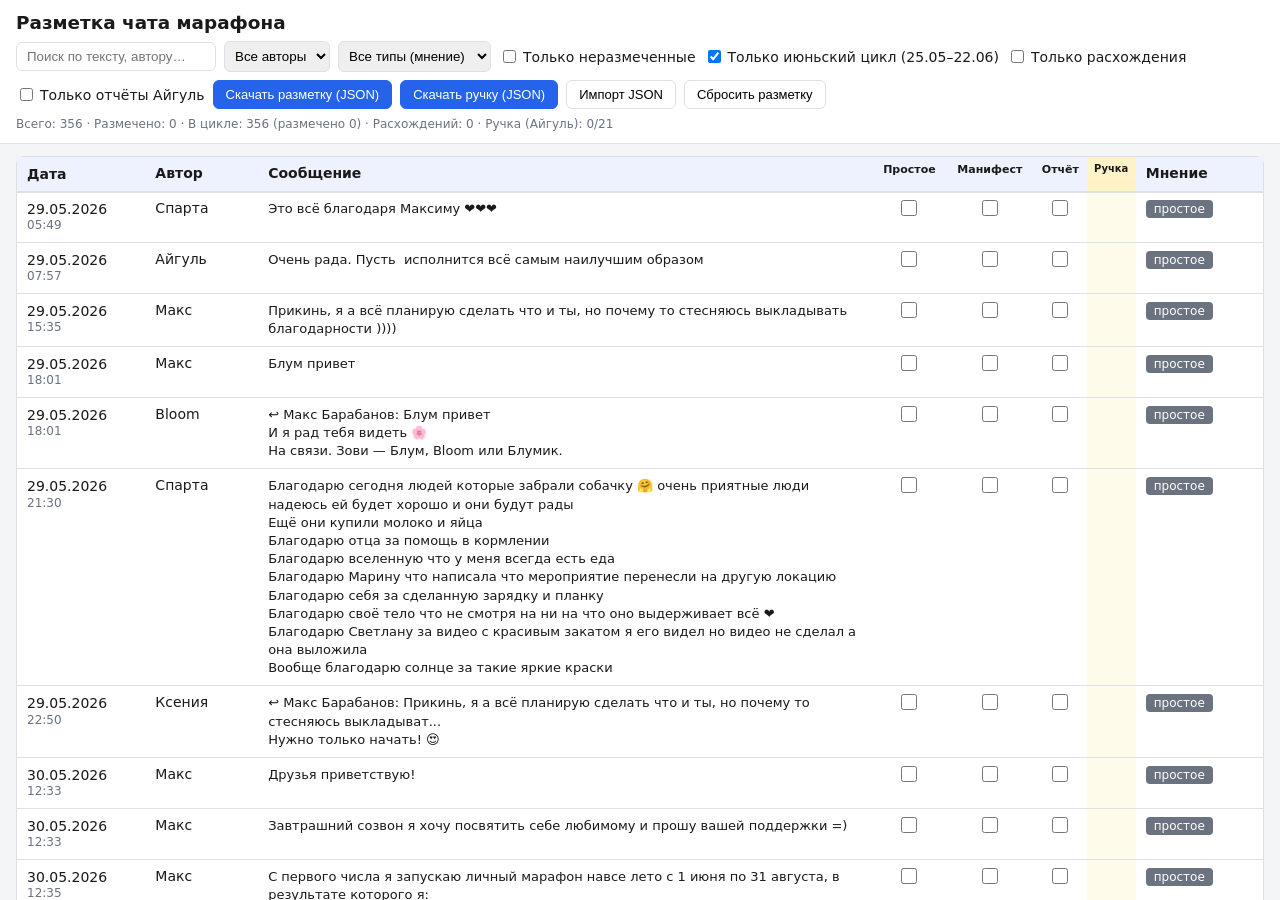
<file: sites/stat/legacy/stat.html>
<!DOCTYPE html>
<html lang="ru">
<head>
  <meta charset="UTF-8">
  <meta name="viewport" content="width=device-width, initial-scale=1">
  <title>Разметка чата марафона</title>
  <style>
    :root {
      --bg: #f4f5f7;
      --card: #fff;
      --border: #dde1e6;
      --text: #1a1a1a;
      --muted: #6b7280;
      --accent: #2563eb;
      --manifest: #7c3aed;
      --report: #059669;
      --simple: #6b7280;
      --warn: #fef08a;
      --out-window: #f9fafb;
    }
    * { box-sizing: border-box; }
    html, body {
      height: 100%;
      margin: 0;
    }
    body {
      font-family: system-ui, -apple-system, sans-serif;
      background: var(--bg);
      color: var(--text);
      font-size: 14px;
      display: flex;
      flex-direction: column;
      overflow: hidden;
    }
    header {
      flex-shrink: 0;
      background: var(--card);
      border-bottom: 1px solid var(--border);
      padding: 12px 16px;
      z-index: 10;
    }
    h1 { margin: 0 0 8px; font-size: 1.15rem; }
    .toolbar {
      display: flex;
      flex-wrap: wrap;
      gap: 8px;
      align-items: center;
    }
    .toolbar input[type="search"] {
      min-width: 200px;
      padding: 6px 10px;
      border: 1px solid var(--border);
      border-radius: 6px;
    }
    .toolbar label {
      display: flex;
      align-items: center;
      gap: 4px;
      cursor: pointer;
    }
    button, .btn {
      padding: 6px 12px;
      border: 1px solid var(--border);
      border-radius: 6px;
      background: var(--card);
      cursor: pointer;
      font-size: 13px;
    }
    button.primary {
      background: var(--accent);
      color: #fff;
      border-color: var(--accent);
    }
    button:hover { filter: brightness(0.97); }
    .stats {
      margin-top: 8px;
      color: var(--muted);
      font-size: 12px;
    }
    main {
      flex: 1;
      min-height: 0;
      overflow: auto;
      padding: 12px 16px 24px;
    }
    .table-wrap {
      background: var(--card);
      border: 1px solid var(--border);
      border-radius: 8px;
    }
    table {
      border-collapse: separate;
      border-spacing: 0;
      background: var(--card);
      width: max-content;
      min-width: 100%;
    }
    th, td {
      border-bottom: 1px solid var(--border);
      padding: 8px 10px;
      vertical-align: top;
      text-align: left;
    }
    thead th {
      background: #eef2ff;
      font-weight: 600;
      position: sticky;
      top: 0;
      z-index: 5;
      box-shadow: 0 1px 0 var(--border);
    }
    tr.out-window { background: var(--out-window); opacity: 0.65; }
    tr.mismatch td.opinion-col { background: var(--warn); }
    tr.labeled-match .opinion-badge { outline: 2px solid #22c55e; }
    .msg-col {
      width: 480px;
      max-width: 480px;
    }
    .msg-text {
      white-space: pre-wrap;
      word-break: break-word;
      max-height: 200px;
      overflow-y: auto;
      font-size: 13px;
      line-height: 1.4;
    }
    .opinion-badge {
      display: inline-block;
      padding: 2px 8px;
      border-radius: 4px;
      font-size: 12px;
      font-weight: 500;
      color: #fff;
    }
    .opinion-badge.simple { background: var(--simple); }
    .opinion-badge.manifest { background: var(--manifest); }
    .opinion-badge.report { background: var(--report); }
    .cb-col {
      text-align: center;
      width: 2rem;
      padding: 8px 2px !important;
    }
    .cb-col input { width: 16px; height: 16px; cursor: pointer; margin: 0; }
    th.cb-col { font-size: 11px; line-height: 1.2; padding: 6px 2px !important; }
    .date-col { width: 5.5rem; line-height: 1.3; }
    .date-col .time-part { color: var(--muted); font-size: 12px; }
    .author-col { white-space: nowrap; width: 5.5rem; }
    .opinion-col { width: 5.5rem; white-space: nowrap; }
    .ruchka-col { background: #fffbeb; }
    th.ruchka-col { background: #fef3c7; font-size: 10px; }
    #import-input { display: none; }
    .hidden { display: none !important; }
    .filter-author { padding: 6px; border-radius: 6px; border: 1px solid var(--border); }
  </style>
</head>
<body>
  <header>
    <h1>Разметка чата марафона</h1>
    <div class="toolbar">
      <input type="search" id="search" placeholder="Поиск по тексту, автору…">
      <select id="filter-author" class="filter-author">
        <option value="">Все авторы</option>
      </select>
      <select id="filter-type" class="filter-author">
        <option value="">Все типы (мнение)</option>
        <option value="simple">Мнение: простое</option>
        <option value="manifest">Мнение: манифест</option>
        <option value="report">Мнение: отчёт</option>
      </select>
      <label><input type="checkbox" id="only-unlabeled"> Только неразмеченные</label>
      <label><input type="checkbox" id="only-window" checked> Только июньский цикл (25.05–22.06)</label>
      <label><input type="checkbox" id="only-mismatch"> Только расхождения</label>
      <label><input type="checkbox" id="only-aigul-reports"> Только отчёты Айгуль</label>
      <button type="button" class="primary" id="btn-export">Скачать разметку (JSON)</button>
      <button type="button" class="primary" id="btn-export-ruchka">Скачать ручку (JSON)</button>
      <button type="button" id="btn-import">Импорт JSON</button>
      <input type="file" id="import-input" accept=".json,application/json">
      <button type="button" id="btn-clear">Сбросить разметку</button>
    </div>
    <div class="stats" id="stats"></div>
  </header>
  <main>
    <div class="table-wrap">
    <table>
      <colgroup>
        <col class="date-col">
        <col class="author-col">
        <col class="msg-col">
        <col class="cb-col">
        <col class="cb-col">
        <col class="cb-col">
        <col class="ruchka-col">
        <col class="opinion-col">
      </colgroup>
      <thead>
        <tr>
          <th class="date-col">Дата</th>
          <th class="author-col">Автор</th>
          <th class="msg-col">Сообщение</th>
          <th class="cb-col">Простое</th>
          <th class="cb-col">Манифест</th>
          <th class="cb-col">Отчёт</th>
          <th class="cb-col ruchka-col">Ручка</th>
          <th class="opinion-col">Мнение</th>
        </tr>
      </thead>
      <tbody id="tbody"></tbody>
    </table>
    </div>
  </main>

  <script>
    const MESSAGES = [{"id": 1, "datetime": "29.05.2026 05:49", "date": "29.05.2026", "year": 2026, "month": 5, "day": 29, "authorRaw": "Спарта Куба", "author": "Спарта", "text": "Это всё благодаря Максиму ❤️❤️❤️", "isSystem": false, "opinion": "simple", "inWindow": true}, {"id": 2, "datetime": "29.05.2026 07:57", "date": "29.05.2026", "year": 2026, "month": 5, "day": 29, "authorRaw": "Айгуль", "author": "Айгуль", "text": "Очень рада. Пусть  исполнится всё самым наилучшим образом", "isSystem": false, "opinion": "simple", "inWindow": true}, {"id": 3, "datetime": "29.05.2026 15:35", "date": "29.05.2026", "year": 2026, "month": 5, "day": 29, "authorRaw": "Макс Барабанов", "author": "Макс", "text": "Прикинь, я а всё планирую сделать что и ты, но почему то стесняюсь выкладывать благодарности ))))", "isSystem": false, "opinion": "simple", "inWindow": true}, {"id": 4, "datetime": "29.05.2026 18:01", "date": "29.05.2026", "year": 2026, "month": 5, "day": 29, "authorRaw": "Макс Барабанов", "author": "Макс", "text": "Блум привет", "isSystem": false, "opinion": "simple", "inWindow": true}, {"id": 5, "datetime": "29.05.2026 18:01", "date": "29.05.2026", "year": 2026, "month": 5, "day": 29, "authorRaw": "Bloom", "author": "Bloom", "text": "↩ Макс Барабанов: Блум привет\nИ я рад тебя видеть 🌸\nНа связи. Зови — Блум, Bloom или Блумик.", "isSystem": false, "opinion": "simple", "inWindow": true}, {"id": 6, "datetime": "29.05.2026 21:30", "date": "29.05.2026", "year": 2026, "month": 5, "day": 29, "authorRaw": "Спарта Куба", "author": "Спарта", "text": "Благодарю сегодня людей которые забрали собачку 🤗 очень приятные люди надеюсь ей будет хорошо и они будут рады \nЕщё они купили молоко и яйца \nБлагодарю отца за помощь в кормлении \nБлагодарю вселенную что у меня всегда есть еда \nБлагодарю Марину что написала что мероприятие перенесли на другую локацию \nБлагодарю себя за сделанную зарядку и планку \nБлагодарю своё тело что не смотря на ни на что оно выдерживает всё ❤️\nБлагодарю Светлану за видео с красивым закатом я его видел но видео не сделал а она выложила \nВообще благодарю солнце за такие яркие краски", "isSystem": false, "opinion": "simple", "inWindow": true}, {"id": 7, "datetime": "29.05.2026 22:50", "date": "29.05.2026", "year": 2026, "month": 5, "day": 29, "authorRaw": "Ксения Роговенко💎", "author": "Ксения", "text": "↩ Макс Барабанов: Прикинь, я а всё планирую сделать что и ты, но почему то стесняюсь выкладыват...\nНужно только начать! 😍", "isSystem": false, "opinion": "simple", "inWindow": true}, {"id": 8, "datetime": "30.05.2026 12:33", "date": "30.05.2026", "year": 2026, "month": 5, "day": 30, "authorRaw": "Макс Барабанов", "author": "Макс", "text": "Друзья приветствую!", "isSystem": false, "opinion": "simple", "inWindow": true}, {"id": 9, "datetime": "30.05.2026 12:33", "date": "30.05.2026", "year": 2026, "month": 5, "day": 30, "authorRaw": "Макс Барабанов", "author": "Макс", "text": "Завтрашний созвон я хочу посвятить себе любимому и прошу вашей поддержки =)", "isSystem": false, "opinion": "simple", "inWindow": true}, {"id": 10, "datetime": "30.05.2026 12:35", "date": "30.05.2026", "year": 2026, "month": 5, "day": 30, "authorRaw": "Макс Барабанов", "author": "Макс", "text": "С первого числа я запускаю личный марафон навсе лето с 1 июня по 31 августа, в результате которого я:\n\n- приведу социальную сеть в работающей состояние\n- допишу книгу\n- выучу английский\n\nИ все это планирую транслировать через сторисы в разных платформах", "isSystem": false, "opinion": "simple", "inWindow": true}, {"id": 11, "datetime": "30.05.2026 12:36", "date": "30.05.2026", "year": 2026, "month": 5, "day": 30, "authorRaw": "Макс Барабанов", "author": "Макс", "text": "Вопрос в том, что на бумаге всегда все отлично, а вот в жизги то денег, то здоровья, то навыков, то времени всегда чего то не хватает и большой соблазн использовать это как оправдание чтобы не сделать, не скинуть отчёт или ещё чтониюуд", "isSystem": false, "opinion": "report", "inWindow": true}, {"id": 12, "datetime": "30.05.2026 12:37", "date": "30.05.2026", "year": 2026, "month": 5, "day": 30, "authorRaw": "Макс Барабанов", "author": "Макс", "text": "Я попрошу совместно придумать игровой сценарий, как это сделать весело и продуктивно, как поддерживать себя, не слиться когда хочется)", "isSystem": false, "opinion": "simple", "inWindow": true}, {"id": 13, "datetime": "30.05.2026 16:51", "date": "30.05.2026", "year": 2026, "month": 5, "day": 30, "authorRaw": "Макс Барабанов", "author": "Макс", "text": "Самый лучший способ предсказать будущее - это создать его", "isSystem": false, "opinion": "simple", "inWindow": true}, {"id": 14, "datetime": "30.05.2026 18:11", "date": "30.05.2026", "year": 2026, "month": 5, "day": 30, "authorRaw": "Щербинина Света", "author": "Света", "text": "↩ Макс Барабанов: С первого числа я запускаю личный марафон навсе лето с 1 июня по 31 августа, ...\nЖду нашего созвона))", "isSystem": false, "opinion": "simple", "inWindow": true}, {"id": 15, "datetime": "30.05.2026 18:12", "date": "30.05.2026", "year": 2026, "month": 5, "day": 30, "authorRaw": "Щербинина Света", "author": "Света", "text": "Ух, ты)))\n\nКак же это классно 😍💟🙏", "isSystem": false, "opinion": "simple", "inWindow": true}, {"id": 16, "datetime": "31.05.2026 10:58", "date": "31.05.2026", "year": 2026, "month": 5, "day": 31, "authorRaw": "Макс Барабанов", "author": "Макс", "text": "https://us05web.zoom.us/j/85039298380?pwd=Qxbp4s4723B27aMJlgp8MZJjKBEKsk.1", "isSystem": false, "opinion": "simple", "inWindow": true}, {"id": 17, "datetime": "31.05.2026 10:59", "date": "31.05.2026", "year": 2026, "month": 5, "day": 31, "authorRaw": "Макс Барабанов", "author": "Макс", "text": "Доброго дня, приглашаю на созвон :-)", "isSystem": false, "opinion": "simple", "inWindow": true}, {"id": 18, "datetime": "31.05.2026 11:40", "date": "31.05.2026", "year": 2026, "month": 5, "day": 31, "authorRaw": "Макс Барабанов", "author": "Макс", "text": "[видеосообщение]", "isSystem": false, "opinion": "simple", "inWindow": true}, {"id": 19, "datetime": "31.05.2026 12:20", "date": "31.05.2026", "year": 2026, "month": 5, "day": 31, "authorRaw": "Ксения Роговенко💎", "author": "Ксения", "text": "Я на работе", "isSystem": false, "opinion": "simple", "inWindow": true}, {"id": 20, "datetime": "31.05.2026 12:20", "date": "31.05.2026", "year": 2026, "month": 5, "day": 31, "authorRaw": "Ксения Роговенко💎", "author": "Ксения", "text": "Следующее воскресенье смогу", "isSystem": false, "opinion": "simple", "inWindow": true}, {"id": 21, "datetime": "31.05.2026 13:16", "date": "31.05.2026", "year": 2026, "month": 5, "day": 31, "authorRaw": "Щербинина Света", "author": "Света", "text": "Девочке, кто в нашу женскую команду идёт))?", "isSystem": false, "opinion": "simple", "inWindow": true}, {"id": 22, "datetime": "31.05.2026 13:16", "date": "31.05.2026", "year": 2026, "month": 5, "day": 31, "authorRaw": "Щербинина Света", "author": "Света", "text": "Есть шанс получить от наших мужчин подарки 😍", "isSystem": false, "opinion": "simple", "inWindow": true}, {"id": 23, "datetime": "31.05.2026 13:27", "date": "31.05.2026", "year": 2026, "month": 5, "day": 31, "authorRaw": "Ксения Роговенко💎", "author": "Ксения", "text": "Я иду😁", "isSystem": false, "opinion": "simple", "inWindow": true}, {"id": 24, "datetime": "31.05.2026 13:31", "date": "31.05.2026", "year": 2026, "month": 5, "day": 31, "authorRaw": "Ксения Роговенко💎", "author": "Ксения", "text": "У меня хорошая новость: заведующая библиотекой выписала мне премию. Получу 10 июня🤑\nЯ научилась получать удовольствие от работы библиотекарем и открылся денежный поток! \nБлагодарю Макса и Эдуарда! \nВера в чудеса тоже важна. Все взаимосвязанно! 🙏💖", "isSystem": false, "opinion": "simple", "inWindow": true}, {"id": 25, "datetime": "31.05.2026 13:32", "date": "31.05.2026", "year": 2026, "month": 5, "day": 31, "authorRaw": "Щербинина Света", "author": "Света", "text": "↩ Ксения Роговенко💎: Я иду😁\nУраа) нас уже двое))", "isSystem": false, "opinion": "simple", "inWindow": true}, {"id": 26, "datetime": "31.05.2026 13:33", "date": "31.05.2026", "year": 2026, "month": 5, "day": 31, "authorRaw": "Щербинина Света", "author": "Света", "text": "↩ Ксения Роговенко💎: У меня хорошая новость: заведующая библиотекой выписала мне премию. Получу 10...\nКак классно)) радуюсь\n\n[31.05.2026 22:30] *** Инженерка Сантех Эл. Альберт удалил(а): Инженерка Сантех Эл. Альберт", "isSystem": false, "opinion": "simple", "inWindow": true}, {"id": 27, "datetime": "31.05.2026 23:34", "date": "31.05.2026", "year": 2026, "month": 5, "day": 31, "authorRaw": "Макс Барабанов", "author": "Макс", "text": "Друзья, озвучиваю свой манифест на всё лето сразу, и мой марафон теперь будет идти \n\n91 день непрерывно\n\nТо есть если я хотя бы один день не скинул отчёт, или не выложил рилс, то начинаю цикл непрерывной отчётности на 91 день заново %)", "isSystem": false, "opinion": "manifest", "inWindow": true}, {"id": 28, "datetime": "31.05.2026 23:36", "date": "31.05.2026", "year": 2026, "month": 5, "day": 31, "authorRaw": "Макс Барабанов", "author": "Макс", "text": "Мои цели на марафон:\n1. Запустить соцсеть\n2. Освоить новую профессию вайбкодера (программиста)\n3. Дописать книгу\n4. Выучить английский\n\nДля этого я составил расписание дня, в котором буду уделять время каждому из пунктов, в отчётах буду скидывать чем именно сегодня занимался.", "isSystem": false, "opinion": "manifest", "inWindow": true}, {"id": 29, "datetime": "01.06.2026 05:06", "date": "01.06.2026", "year": 2026, "month": 6, "day": 1, "authorRaw": "Щербинина Света", "author": "Света", "text": "Всех с первым днём лета) \n\nНас уже трое в команде ) \n\nЯ\n@writer_ksenia \n@Aigul_star \n\nМои цели - собственное пространство для людей , отсюда надо подтянуть здоровье и финансы. \n\nФормирую следующие привычки : \n\n1. Чтение книги\n2. Сурья намаскар\n3. Слушать историю про Ручку\n4. Откладывать минимум один рубль в копилку на пространство ( на прошлом марафоне накопилось 90 руб😍) \n\nСо звездочкой:'\n\n1. Попить кофе с 5 новыми людьми. \n2. 10000 шагов", "isSystem": false, "opinion": "manifest", "inWindow": true}, {"id": 30, "datetime": "01.06.2026 06:55", "date": "01.06.2026", "year": 2026, "month": 6, "day": 1, "authorRaw": "Макс Барабанов", "author": "Макс", "text": "↩ Щербинина Света: Всех с первым днём лета) \n\nНас уже трое в команде ) \n\nЯ\n@writer_ksenia \n@Aigu...\nСпасибо", "isSystem": false, "opinion": "simple", "inWindow": true}, {"id": 31, "datetime": "01.06.2026 07:06", "date": "01.06.2026", "year": 2026, "month": 6, "day": 1, "authorRaw": "Айгуль", "author": "Айгуль", "text": "↩ Щербинина Света: Всех с первым днём лета) \n\nНас уже трое в команде ) \n\nЯ\n@writer_ksenia \n@Aigu...\nВсем привет. \n\nМои привычки, которые я беру:\n\n1. Сурья Намаскар\n2. Питьевой режим\n3. \"Ручка\" \n4. Практика щедрости в сильные почвы и не только", "isSystem": false, "opinion": "manifest", "inWindow": true}, {"id": 32, "datetime": "01.06.2026 09:57", "date": "01.06.2026", "year": 2026, "month": 6, "day": 1, "authorRaw": "Ксения Роговенко💎", "author": "Ксения", "text": "Мои цели на марафон:\n1.Зарядка или танцы\n2. 5000 шагов\n3. Писать благодарности\n4. Писать книгу \"Счастливая женщина\"\n5.По возможности ходить на свидания😍\n\nВажные сферы: здоровье, отношения и написание книги", "isSystem": false, "opinion": "manifest", "inWindow": true}, {"id": 33, "datetime": "01.06.2026 15:10", "date": "01.06.2026", "year": 2026, "month": 6, "day": 1, "authorRaw": "Макс Барабанов", "author": "Макс", "text": "Супер! @kyb1409 включайся по-братски) а то пока трое на одного 😂", "isSystem": false, "opinion": "simple", "inWindow": true}, {"id": 34, "datetime": "01.06.2026 18:45", "date": "01.06.2026", "year": 2026, "month": 6, "day": 1, "authorRaw": "Айгуль", "author": "Айгуль", "text": "↩ Айгуль: Всем привет. \n\nМои привычки, которые я беру:\n\n1. Сурья Намаскар\n2. Питьевой р...\nМой отчет 01.06.2014\n\n1. Сурья Намаскар - 1 круг, сделала\n2. Питьевой режим - сделала\n3. \"Ручку\" послушала\n4. Посеяла семена в сильную почву", "isSystem": false, "opinion": "report", "inWindow": true}, {"id": 35, "datetime": "01.06.2026 20:53", "date": "01.06.2026", "year": 2026, "month": 6, "day": 1, "authorRaw": "Щербинина Света", "author": "Света", "text": "Отчет 1.06 \n\n1. Чтение книги ✅\n2. Сурья намаскар✅\n3. Слушать историю про Ручку✅\n4. Откладывать минимум один рубль в копилку на пространство ( на прошлом марафоне накопилось 90 руб😍) ✅\n\nСо звездочкой:'\n\n1. Попить кофе с 5 новыми людьми. \n2. 10000 шагов ( поздно вспомнила , что приложение не работает у меня, установила новое)", "isSystem": false, "opinion": "report", "inWindow": true}, {"id": 36, "datetime": "01.06.2026 21:06", "date": "01.06.2026", "year": 2026, "month": 6, "day": 1, "authorRaw": "Макс Барабанов", "author": "Макс", "text": "↩ Айгуль: Мой отчет 01.06.2014\n\n1. Сурья Намаскар - 1 круг, сделала\n2. Питьевой режим -...\nЯ все ждал продолжение истории с ручкой) в прошлый раз много пропускала)", "isSystem": false, "opinion": "report", "inWindow": true}, {"id": 37, "datetime": "01.06.2026 21:18", "date": "01.06.2026", "year": 2026, "month": 6, "day": 1, "authorRaw": "Ксения Роговенко💎", "author": "Ксения", "text": "Благодарю:\n💖Эдуарда за общение, поддержку, дружбу\n💖Бога за его любовь, заботу и миссию для меня\n💖Себя за выполнение плана", "isSystem": false, "opinion": "simple", "inWindow": true}, {"id": 38, "datetime": "01.06.2026 22:34", "date": "01.06.2026", "year": 2026, "month": 6, "day": 1, "authorRaw": "Ксения Роговенко💎", "author": "Ксения", "text": "Отчет за 1.06:\n1.7600 шагов\n2. Зарядка+танцы\n3. Благодарности\n4. Написала пол страницы книги \"Счастливая женщина\"", "isSystem": false, "opinion": "report", "inWindow": true}, {"id": 39, "datetime": "01.06.2026 22:52", "date": "01.06.2026", "year": 2026, "month": 6, "day": 1, "authorRaw": "Ксения Роговенко💎", "author": "Ксения", "text": "Научно про  #код_здоровье\n\n30 минут босиком на земле снижают воспаление. Гаэтан Шевалье опубликовал механизм в 2012. Тело заряжается от планеты, как телефон от розетки ⚡️ \n\nКогда ты последний раз стоял босиком на земле? Не пробежал. А именно стоял минут 10.\n\nУ большинства взрослых ответ: «не помню». Лето, дача, в детстве.\n\nЭто аномалия. Первое поколение в истории, которое СПИТ В ИЗОЛЯЦИИ ОТ ПЛАНЕТЫ.\n\n‼️поверхность Земли НЕСЁТ ОТРИЦАТЕЛЬНЫЙ ЗАРЯД ‼️\nКогда босая кожа касается земли, электроны переходят в тело.\n\nИ начинают делать одну конкретную вещь.\n\nКаждая клетка ежедневно производит миллиарды СВОБОДНЫХ РАДИКАЛОВ. Побочный продукт работы митохондрий. Они повреждают ДНК, белки, мембраны.\n\nХроническое воспаление и большинство возрастных болезней начинаются с этого. ОКИСЛИТЕЛЬНЫЙ СТРЕСС.\n\nЭлектрон отрицателен. Свободный радикал положителен. Электрон отдаётся радикалу и нейтрализует его. Та же химия, что у витамина С. Не через еду. А через ПРЯМОЙ КОНТАКТ С ЗЕМЛЁЙ.\n\nНеисчерпаемый антиоксидант. Под ногами.\n\n🌡 Что зафиксировали тепловизоры\n\nШевалье и Ошман снимали участников инфракрасной камерой. Воспалённые зоны (колени, спина, плечи) светятся красным.\n\nПосле 30 минут заземления красные пятна ВИДИМО УМЕНЬШАЮТСЯ. Сдвиг видно глазом.\n\nЧерез несколько дней регулярного заземления участники сообщают о снижении боли и улучшении сна. Кортизол падает. Вариабельность сердечного ритма растёт.\n\nНо, наука пока спорит\n\nЧто НЕ оспаривается:\n→ Поверхность Земли реально заряжена отрицательно\n→ Свободные радикалы реально вызывают воспаление\n→ Электроны реально нейтрализуют радикалы\n→ Люди в исследованиях сообщают об улучшении сна и снижении боли\n\nСовременный человек впервые в истории живёт ОТРЕЗАННЫМ ОТ ЗАРЯДА ПЛАНЕТЫ.\nА потом удивляемся хроническому воспалению, плохому сну и фоновой усталости.\n\n🌿 Как заземляться правильно\n\n→ Босиком на ТРАВЕ, влажной земле, песке, камнях. 30 минут в день\n→ УТРОМ до завтрака работает лучше всего\n→ Вода в озере, реке, море тоже проводит электроны\n→ Зимой заземляющие коврики, подключённые к заземлению розетки\n\n🌳 Вспомните. Приехали на дачу, скинули кроссовки, прошлись босиком до бани или речки. К вечеру вам как-то иначе. Не «отдохнул». Тело просто соприкоснулось с зарядом планеты.\n\nВпереди окно возможностей - 92 дня лета-  не упустите. Утром по росе. Днём по тёплой земле. У воды босиком в реку.\n\n🔋 Главное\n\n30 минут босиком. Бесплатно. Без врачей. Просто верни себе то, что у тебя забрали резиновые подошвы.", "isSystem": false, "opinion": "simple", "inWindow": true}, {"id": 40, "datetime": "01.06.2026 23:45", "date": "01.06.2026", "year": 2026, "month": 6, "day": 1, "authorRaw": "Макс Барабанов", "author": "Макс", "text": "Отчёт 1.06\n\n🙂 Спортзал \n🙂 Заработал 9000 руб за смену \n🙂 Учил английский, как всегда с ИИ за рулём\n🙂 Слушаю книгу про создателя чата жпт Сэма Альтмана\n🙂 Сделал 2 энергопрактики\n🙂 Вода 2 литра ) пью только на марафонах )\n\n🥲 Учёба (устал на работе, и поздно закончил)\n🥲 Дыхание ВимоХофу , уже пора спать ложиться ) не до него", "isSystem": false, "opinion": "report", "inWindow": true}, {"id": 41, "datetime": "01.06.2026 23:46", "date": "01.06.2026", "year": 2026, "month": 6, "day": 1, "authorRaw": "Макс Барабанов", "author": "Макс", "text": "а самое главное я впервые за долгое время выложил СТОРИС %)))) \nhttps://t.me/Makc_Barabanov/s/125", "isSystem": false, "opinion": "simple", "inWindow": true}, {"id": 42, "datetime": "02.06.2026 05:33", "date": "02.06.2026", "year": 2026, "month": 6, "day": 2, "authorRaw": "София Завтрак Красноярск", "author": "София", "text": "↩ Макс Барабанов: Мои цели на марафон:\n1. Запустить соцсеть\n2. Освоить новую профессию вайбкоде...\nПопробую присоединиться.\n\nМои цели на 91 день.\n\n1. Закрыть кредитку, лучше две.\n2. Создать доход на x2… x3 в сравнении с доходом февраль-май\n2.  Вернуться в  йогу \n3.  Закончить 2 курс АСI.\n4. Слушать ручку на ежедневной основе! \n5. Кофе-медитация на ежедневной основе.\n6. Отдых выходного дня.\n7. Расхламить квартиру\n8. Пройти марафон стройности через NL", "isSystem": false, "opinion": "manifest", "inWindow": true}, {"id": 43, "datetime": "02.06.2026 19:07", "date": "02.06.2026", "year": 2026, "month": 6, "day": 2, "authorRaw": "Айгуль", "author": "Айгуль", "text": "↩ Айгуль: Мой отчет 01.06.2014\n\n1. Сурья Намаскар - 1 круг, сделала\n2. Питьевой режим -...\nОтчет 02.06.2026\n\n1. Сурья Намаскар - 3 круга\n2. Питьевой режим - сделала\n3. \"Ручку\" послушала\n4. Посеяла семена щедрости", "isSystem": false, "opinion": "report", "inWindow": true}, {"id": 44, "datetime": "02.06.2026 22:48", "date": "02.06.2026", "year": 2026, "month": 6, "day": 2, "authorRaw": "Ксения Роговенко💎", "author": "Ксения", "text": "Отчет за 2. 06:\n1.5800 шагов\n2. зарядка\n3. Записывала книгу свою в аудио формате\n4. Благодарности", "isSystem": false, "opinion": "report", "inWindow": true}, {"id": 45, "datetime": "02.06.2026 22:51", "date": "02.06.2026", "year": 2026, "month": 6, "day": 2, "authorRaw": "Ксения Роговенко💎", "author": "Ксения", "text": "Благодарю:\n🙏Эдуарда, Макса и Елену за поддержку, дружбу\n🙏 Благодарю Господа за исцеление, жизнь, работу, обучение\n🙏 Себя за выполнение плана, за стойкость в испытаниях", "isSystem": false, "opinion": "simple", "inWindow": true}, {"id": 46, "datetime": "02.06.2026 23:31", "date": "02.06.2026", "year": 2026, "month": 6, "day": 2, "authorRaw": "Макс Барабанов", "author": "Макс", "text": "Отчёт за 02.06.2026\n\n✅ — Мантра я люблю и принимаю себя (1/213)\n✅ — Гимнастика (1/65)\n❌ — Работа с соц сетью, 2 часа в день (1/26) (не выполнено)\n✅ — 1 сторис в день (1/91)\n❌ — Дыхание по ВимХофу (1/78) (не выполнено)\n✅ — Энергопрактика (2/21)\n✅ — Интервальное питание (1/78)\n✅ — 15 минут чтения (1/183)\n✅ — Вода 2л (1/91)", "isSystem": false, "opinion": "report", "inWindow": true}, {"id": 47, "datetime": "03.06.2026 00:12", "date": "03.06.2026", "year": 2026, "month": 6, "day": 3, "authorRaw": "Макс Барабанов", "author": "Макс", "text": "https://t.me/Makc_Barabanov/s/126", "isSystem": false, "opinion": "simple", "inWindow": true}, {"id": 48, "datetime": "03.06.2026 00:13", "date": "03.06.2026", "year": 2026, "month": 6, "day": 3, "authorRaw": "Макс Барабанов", "author": "Макс", "text": "Каждый сторис для меня это огромная победа. Не знаю наступит ли когда нибудь момент когда я смогу это делать легко)", "isSystem": false, "opinion": "simple", "inWindow": true}, {"id": 49, "datetime": "03.06.2026 06:17", "date": "03.06.2026", "year": 2026, "month": 6, "day": 3, "authorRaw": "Щербинина Света", "author": "Света", "text": "Отчет 2.06 \n\n1. Чтение книги ✅\n2. Сурья намаскар✅\n3. Слушать историю про Ручку✅\n4. Откладывать минимум один рубль в копилку на пространство ( на прошлом марафоне накопилось 90 руб😍) ✅\n\nСо звездочкой:'\n\n1. Попить кофе с 5 новыми людьми. \n2. 10000 шагов ( прошла 3047 ш)", "isSystem": false, "opinion": "report", "inWindow": true}, {"id": 50, "datetime": "03.06.2026 08:10", "date": "03.06.2026", "year": 2026, "month": 6, "day": 3, "authorRaw": "София Завтрак Красноярск", "author": "София", "text": "↩ София Завтрак Красноярск: Попробую присоединиться.\n\nМои цели на 91 день.\n\n1. Закрыть кредитку, лучше дв...\nОтчёт 1 02_06_София\n1. Закинула финансы на кредит. \n2.  -\n3.  Сделала сурью и записалась на летню йогу к КП.\n4.  Ручку послушала\n5. Прописала исполненные дела и имероприятия которым можно порадоваться. Порадовалась в мом\nенте\n6. -\n7. Выбросила 2 пакета мусора\n8.  И написала наставнику В NL по марафону уточнила подробности и стоимость.", "isSystem": false, "opinion": "report", "inWindow": true}, {"id": 51, "datetime": "03.06.2026 09:18", "date": "03.06.2026", "year": 2026, "month": 6, "day": 3, "authorRaw": "Макс Барабанов", "author": "Макс", "text": "↩ Щербинина Света: Отчет 2.06 \n\n1. Чтение книги ✅\n2. Сурья намаскар✅\n3. Слушать историю про Ручк...\nКофе с 5 новыми людьми это каждый день или за неделю? )", "isSystem": false, "opinion": "report", "inWindow": true}, {"id": 52, "datetime": "03.06.2026 13:27", "date": "03.06.2026", "year": 2026, "month": 6, "day": 3, "authorRaw": "Щербинина Света", "author": "Света", "text": "↩ Макс Барабанов: Кофе с 5 новыми людьми это каждый день или за неделю? )\nЭто за 21 день )", "isSystem": false, "opinion": "simple", "inWindow": true}, {"id": 53, "datetime": "03.06.2026 16:21", "date": "03.06.2026", "year": 2026, "month": 6, "day": 3, "authorRaw": "Ксения Роговенко💎", "author": "Ксения", "text": "[файл: IMG_1073.MOV]\nРост дохода - Алгоритм помогает расти в доходе, наработать для этого необходимые навыки и изменить мышление\n\n✅ Обязательно пишите Тему и слова за 2 минуты. Темой может быть: \"Доход\", \"Деньги\"\n\n✅ Смыслы элементов на рисунке:  Растущий ряд из кругов - доход. Спираль - развитие богатого мышления. Дополнительные круги - навык зарабатывать большие деньги, и чувство изобилия. Прямоугольник - контакт с денежной энергией. \n\n✅ Количество кругов в ряду может быть другим.\n\n✅ Линия поля проводится вдоль линии времени. Линий поля может быть несколько.\n\n✅ Фигурой фиксации может быть либо самая крупная фигура в ряду (последний круг), либо какая-то другая фигура.\n\n✅ Рисовать столько раз, пока ваш доход не достигнет желаемого.", "isSystem": false, "opinion": "simple", "inWindow": true}, {"id": 54, "datetime": "03.06.2026 20:07", "date": "03.06.2026", "year": 2026, "month": 6, "day": 3, "authorRaw": "Айгуль", "author": "Айгуль", "text": "↩ Айгуль: Отчет 02.06.2026\n\n1. Сурья Намаскар - 3 круга\n2. Питьевой режим - сделала\n3. ...\nОтчёт 03.06.2026\n\n1. Сурья Намаскар - 2 круга\n2. Питьевой режим - сделала\n3. \"Ручку\" - не слышала\n4. Посеяла семена щедрости", "isSystem": false, "opinion": "report", "inWindow": true}, {"id": 55, "datetime": "03.06.2026 23:38", "date": "03.06.2026", "year": 2026, "month": 6, "day": 3, "authorRaw": "Макс Барабанов", "author": "Макс", "text": "Отчёт за 03.06.2026\n\n✅ — Мантра я люблю и принимаю себя (2/213)\n✅ — Гимнастика (2/65)\n✅ — Один урок коддинга в день (1/39)\n✅ — 1 сторис в день (2/91)\n❌ — Дыхание по ВимХофу (2/78) (не выполнено)\n✅ — Энергопрактика (3/21)\n✅ — Интервальное питание (2/78)\n✅ — 15 минут чтения (2/183)\n✅ — Вода 2л (2/91)", "isSystem": false, "opinion": "report", "inWindow": true}, {"id": 56, "datetime": "03.06.2026 23:38", "date": "03.06.2026", "year": 2026, "month": 6, "day": 3, "authorRaw": "Макс Барабанов", "author": "Макс", "text": "↩ Айгуль: Отчёт 03.06.2026\n\n1. Сурья Намаскар - 2 круга\n2. Питьевой режим - сделала\n3. ...\nСлушай, я за твоей ручкой слежу как за сериалом) послушает сегодня Айгуль ручку или нет 😁", "isSystem": false, "opinion": "report", "inWindow": true}, {"id": 57, "datetime": "04.06.2026 05:02", "date": "04.06.2026", "year": 2026, "month": 6, "day": 4, "authorRaw": "Айгуль", "author": "Айгуль", "text": "↩ Макс Барабанов: Слушай, я за твоей ручкой слежу как за сериалом) послушает сегодня Айгуль руч...\nВчера проездили весь день и что-то не получилось послушать.", "isSystem": false, "opinion": "simple", "inWindow": true}, {"id": 58, "datetime": "04.06.2026 08:00", "date": "04.06.2026", "year": 2026, "month": 6, "day": 4, "authorRaw": "Макс Барабанов", "author": "Макс", "text": "↩ Айгуль: Вчера проездили весь день и что-то не получилось послушать.\nНадо Руслану предложить 50-100 руб чтобы он каждый день рассказывал тебе про ручку) так сразу 2 чаловеуа будут про неё слышать 😊", "isSystem": false, "opinion": "simple", "inWindow": true}, {"id": 59, "datetime": "04.06.2026 08:50", "date": "04.06.2026", "year": 2026, "month": 6, "day": 4, "authorRaw": "Айгуль", "author": "Айгуль", "text": "↩ Макс Барабанов: Надо Руслану предложить 50-100 руб чтобы он каждый день рассказывал тебе про ...\nРуслан пока только иногда со мной йогой занимается, делает позу \"дерево\".  Но это нечасто", "isSystem": false, "opinion": "simple", "inWindow": true}, {"id": 60, "datetime": "04.06.2026 09:21", "date": "04.06.2026", "year": 2026, "month": 6, "day": 4, "authorRaw": "Ксения Роговенко💎", "author": "Ксения", "text": "Отчет за 3.06:\n💖 4000 шагов\n💖 учусь выступать публично\n💖#дд помогла пожилой женщине отправить фото\n❌зарядку не сделала\n❌ книгу не писала", "isSystem": false, "opinion": "report", "inWindow": true}, {"id": 61, "datetime": "04.06.2026 09:23", "date": "04.06.2026", "year": 2026, "month": 6, "day": 4, "authorRaw": "Ксения Роговенко💎", "author": "Ксения", "text": "Нужно порисовать в выходные или завтра", "isSystem": false, "opinion": "simple", "inWindow": true}, {"id": 62, "datetime": "04.06.2026 09:25", "date": "04.06.2026", "year": 2026, "month": 6, "day": 4, "authorRaw": "Ксения Роговенко💎", "author": "Ксения", "text": "Ручка пригодилась и в отношениях: если один мужчина не видит в женщине жену- это его взгляд, как на любовницу. А другой видит в женщине жену.", "isSystem": false, "opinion": "simple", "inWindow": true}, {"id": 63, "datetime": "04.06.2026 09:28", "date": "04.06.2026", "year": 2026, "month": 6, "day": 4, "authorRaw": "София Завтрак Красноярск", "author": "София", "text": "↩ София Завтрак Красноярск: Попробую присоединиться.\n\nМои цели на 91 день.\n\n1. Закрыть кредитку, лучше дв...\nОтчёт 2 03_06_София\n1. Закинула финансы на кредит. \n2.  -\n3.  -\n4.  -\n5. -\n6. -\n7. Выбросила  несколько старых вещей\n8.  -", "isSystem": false, "opinion": "report", "inWindow": true}, {"id": 64, "datetime": "04.06.2026 10:23", "date": "04.06.2026", "year": 2026, "month": 6, "day": 4, "authorRaw": "Ксения Роговенко💎", "author": "Ксения", "text": "Благодарности:\n💓Максу за финансовый вклад в мою мечту! \n💓 Господу за вторую жизнь, исцеление. Поддержку через Ангелов, друзей\n💓 Себе за трудолюбие и ответственность, выполнение плана на работе\n💓 Заведующей библиотекой за премию🤩💸", "isSystem": false, "opinion": "simple", "inWindow": true}, {"id": 65, "datetime": "04.06.2026 10:24", "date": "04.06.2026", "year": 2026, "month": 6, "day": 4, "authorRaw": "Ксения Роговенко💎", "author": "Ксения", "text": "Планирую 21.06 исполнить свою мечту. Хочу еще на дачу 14 поехать. Нужно под зарядить батарейки😁", "isSystem": false, "opinion": "simple", "inWindow": true}, {"id": 66, "datetime": "04.06.2026 15:31", "date": "04.06.2026", "year": 2026, "month": 6, "day": 4, "authorRaw": "Щербинина Света", "author": "Света", "text": "Отчет 3.06 \n\n1. Чтение книги ✅\n2. Сурья намаскар✅\n3. Слушать историю про Ручку✅\n4. Откладывать минимум один рубль в копилку на пространство ( на прошлом марафоне накопилось 90 руб😍) ✅\n\nСо звездочкой:'\n\n1. Попить кофе с 5 новыми людьми. \n2. 10000 шагов ( прошла 2209 ш)", "isSystem": false, "opinion": "report", "inWindow": true}, {"id": 67, "datetime": "04.06.2026 15:33", "date": "04.06.2026", "year": 2026, "month": 6, "day": 4, "authorRaw": "Айгуль", "author": "Айгуль", "text": "↩ Макс Барабанов: Надо Руслану предложить 50-100 руб чтобы он каждый день рассказывал тебе про ...\nЯ сейчас Руслану рассказала историю о \"ручке\"", "isSystem": false, "opinion": "simple", "inWindow": true}, {"id": 68, "datetime": "04.06.2026 17:59", "date": "04.06.2026", "year": 2026, "month": 6, "day": 4, "authorRaw": "Спарта Куба", "author": "Спарта", "text": "[видеосообщение]", "isSystem": false, "opinion": "simple", "inWindow": true}, {"id": 69, "datetime": "04.06.2026 18:10", "date": "04.06.2026", "year": 2026, "month": 6, "day": 4, "authorRaw": "Спарта Куба", "author": "Спарта", "text": "[файл]\n@Makc_Barabanov \nДруг мой я очень жду твой отчёт", "isSystem": false, "opinion": "report", "inWindow": true}, {"id": 70, "datetime": "04.06.2026 22:19", "date": "04.06.2026", "year": 2026, "month": 6, "day": 4, "authorRaw": "Макс Барабанов", "author": "Макс", "text": "↩ Ксения Роговенко💎: Планирую 21.06 исполнить свою мечту. Хочу еще на дачу 14 поехать. Нужно под з...\nНапомни что за мечту планируешь исполнить 21го", "isSystem": false, "opinion": "simple", "inWindow": true}, {"id": 71, "datetime": "04.06.2026 22:21", "date": "04.06.2026", "year": 2026, "month": 6, "day": 4, "authorRaw": "Макс Барабанов", "author": "Макс", "text": "↩ Спарта Куба: @Makc_Barabanov \nДруг мой я очень жду твой отчёт\nЗавтра с утра в спортзале сделаю и скину)))\n\nПоставь себе приложение capcut, если вдруг нету. Там можно видео редактировать, например ускорить некоторые фрагменты, чтобы сжать до 30 секунд с сохранением смысла)", "isSystem": false, "opinion": "report", "inWindow": true}, {"id": 72, "datetime": "04.06.2026 22:25", "date": "04.06.2026", "year": 2026, "month": 6, "day": 4, "authorRaw": "Макс Барабанов", "author": "Макс", "text": "↩ София Завтрак Красноярск: Отчёт 2 03_06_София\n1. Закинула финансы на кредит. \n2.  -\n3.  -\n4.  -\n5. -\n6....\nПоделись откуда столько минусиков)))", "isSystem": false, "opinion": "report", "inWindow": true}, {"id": 73, "datetime": "04.06.2026 22:59", "date": "04.06.2026", "year": 2026, "month": 6, "day": 4, "authorRaw": "Ксения Роговенко💎", "author": "Ксения", "text": "↩ Макс Барабанов: Напомни что за мечту планируешь исполнить 21го\nПоездка в Минск на американские горки 😍", "isSystem": false, "opinion": "simple", "inWindow": true}, {"id": 74, "datetime": "04.06.2026 22:59", "date": "04.06.2026", "year": 2026, "month": 6, "day": 4, "authorRaw": "Ксения Роговенко💎", "author": "Ксения", "text": "@Makc_Barabanov", "isSystem": false, "opinion": "simple", "inWindow": true}, {"id": 75, "datetime": "04.06.2026 23:54", "date": "04.06.2026", "year": 2026, "month": 6, "day": 4, "authorRaw": "Макс Барабанов", "author": "Макс", "text": "Отчёт за 04.06.2026\n\n✅ — Мантра я люблю и принимаю себя (3/213)\n✅ — Бег (1/26)\n✅ — Работа с соц сетью, 2 часа в день (2/26)\n✅ — 1 сторис в день (3/91)\n✅ — Дыхание по ВимХофу (3/78)\n✅ — Энергопрактика (4/21)\n✅ — Интервальное питание (3/78)\n✅ — 15 минут чтения (3/183)\n✅ — Вода 2л (3/91)", "isSystem": false, "opinion": "report", "inWindow": true}, {"id": 76, "datetime": "05.06.2026 05:52", "date": "05.06.2026", "year": 2026, "month": 6, "day": 5, "authorRaw": "Айгуль", "author": "Айгуль", "text": "Отчёт 04.06.2026 \n\n1. Сурья Намаскар - 1 круг\n2. Питьевой режим - сделала\n3. \"Ручку\" - рассказала Руслану\n4. Посеяла семена щедрости\n\nВчера было день рождения средней дочки Мадины, отметили семьёй, сняли домик небольшой.", "isSystem": false, "opinion": "report", "inWindow": true}, {"id": 77, "datetime": "05.06.2026 06:54", "date": "05.06.2026", "year": 2026, "month": 6, "day": 5, "authorRaw": "Макс Барабанов", "author": "Макс", "text": "↩ Айгуль: Отчёт 04.06.2026 \n\n1. Сурья Намаскар - 1 круг\n2. Питьевой режим - сделала\n3. ...\nУх ты, как круто др организовали 🫶", "isSystem": false, "opinion": "report", "inWindow": true}, {"id": 78, "datetime": "05.06.2026 09:10", "date": "05.06.2026", "year": 2026, "month": 6, "day": 5, "authorRaw": "Айгуль", "author": "Айгуль", "text": "↩ Макс Барабанов: Ух ты, как круто др организовали 🫶\nБлагодарю", "isSystem": false, "opinion": "simple", "inWindow": true}, {"id": 79, "datetime": "05.06.2026 09:18", "date": "05.06.2026", "year": 2026, "month": 6, "day": 5, "authorRaw": "Ксения Роговенко💎", "author": "Ксения", "text": "[фото]\nВажное напоминание ❤", "isSystem": false, "opinion": "simple", "inWindow": true}, {"id": 80, "datetime": "05.06.2026 10:51", "date": "05.06.2026", "year": 2026, "month": 6, "day": 5, "authorRaw": "Ксения Роговенко💎", "author": "Ксения", "text": "[фото]", "isSystem": false, "opinion": "simple", "inWindow": true}, {"id": 81, "datetime": "05.06.2026 10:51", "date": "05.06.2026", "year": 2026, "month": 6, "day": 5, "authorRaw": "Ксения Роговенко💎", "author": "Ксения", "text": "Читаю эту книгу 🤓", "isSystem": false, "opinion": "simple", "inWindow": true}, {"id": 82, "datetime": "05.06.2026 11:17", "date": "05.06.2026", "year": 2026, "month": 6, "day": 5, "authorRaw": "Ксения Роговенко💎", "author": "Ксения", "text": "Отчет за 4.06:\n1.3000 шагов\n2.благодарности\n3. Книгу не писала\n4. Зарядку не делала\n5 зато читала Ошо \" Баланс тела и ума\"", "isSystem": false, "opinion": "report", "inWindow": true}, {"id": 83, "datetime": "05.06.2026 11:20", "date": "05.06.2026", "year": 2026, "month": 6, "day": 5, "authorRaw": "Ксения Роговенко💎", "author": "Ксения", "text": "Работаю над балансом психологического и физического", "isSystem": false, "opinion": "simple", "inWindow": true}, {"id": 84, "datetime": "05.06.2026 11:23", "date": "05.06.2026", "year": 2026, "month": 6, "day": 5, "authorRaw": "Ксения Роговенко💎", "author": "Ксения", "text": "[фото]", "isSystem": false, "opinion": "simple", "inWindow": true}, {"id": 85, "datetime": "05.06.2026 11:23", "date": "05.06.2026", "year": 2026, "month": 6, "day": 5, "authorRaw": "Ксения Роговенко💎", "author": "Ксения", "text": "Аромамасло для радости😍🥰", "isSystem": false, "opinion": "simple", "inWindow": true}, {"id": 86, "datetime": "05.06.2026 13:53", "date": "05.06.2026", "year": 2026, "month": 6, "day": 5, "authorRaw": "Спарта Куба", "author": "Спарта", "text": "↩ Ксения Роговенко💎: [фото]\nКлассные масла", "isSystem": false, "opinion": "simple", "inWindow": true}, {"id": 87, "datetime": "05.06.2026 19:33", "date": "05.06.2026", "year": 2026, "month": 6, "day": 5, "authorRaw": "Айгуль", "author": "Айгуль", "text": "Отчёт 05.06.2026\n\n1. Сурья Намаскар - 3 круга\n2. Питьевой режим - сделала\n3. \"Ручку\" - послушала\n4. Семена щедрости - посеяла", "isSystem": false, "opinion": "report", "inWindow": true}, {"id": 88, "datetime": "05.06.2026 21:33", "date": "05.06.2026", "year": 2026, "month": 6, "day": 5, "authorRaw": "Ксения Роговенко💎", "author": "Ксения", "text": "Отчет за 05.06.2026:\n⭐ Танцы\n⭐ Медитация\n⭐ 4660 шагов\n⭐ Читала книгу Баланс тела и ума\n⭐ Писала свою книгу\nПолучила сегодня благодарность за работу с людьми с ограниченными возможностями (мой годовой проект \"Дари добро\") Радуюсь!😁", "isSystem": false, "opinion": "report", "inWindow": true}, {"id": 89, "datetime": "05.06.2026 23:21", "date": "05.06.2026", "year": 2026, "month": 6, "day": 5, "authorRaw": "Щербинина Света", "author": "Света", "text": "Отчет 4.06 \n\n1. Чтение книги \n2. Сурья намаскар\n3. Слушать историю про Ручку✅\n4. Откладывать минимум один рубль в копилку на пространство ( на прошлом марафоне накопилось 90 руб😍) ✅\n\nСо звездочкой:'\n\n1. Попить кофе с 5 новыми людьми. - завтра назначена встреча\n2. 10000 шагов ( прошла 4274 ш)", "isSystem": false, "opinion": "report", "inWindow": true}, {"id": 90, "datetime": "05.06.2026 23:29", "date": "05.06.2026", "year": 2026, "month": 6, "day": 5, "authorRaw": "Макс Барабанов", "author": "Макс", "text": "↩ Спарта Куба: @Makc_Barabanov \nДруг мой я очень жду твой отчёт\nhttps://t.me/Makc_Barabanov/s/130", "isSystem": false, "opinion": "report", "inWindow": true}, {"id": 91, "datetime": "05.06.2026 23:35", "date": "05.06.2026", "year": 2026, "month": 6, "day": 5, "authorRaw": "Макс Барабанов", "author": "Макс", "text": "Отчёт за 05.06.2026\n\n✅ — Мантра я люблю и принимаю себя (4/213)\n✅ — Гимнастика (3/65)\n✅ — Один урок коддинга в день (2/39)\n✅ — 1 сторис в день (4/91)\n✅ — Дыхание по ВимХофу (4/78)\n✅ — Энергопрактика (5/21)\n✅ — Интервальное питание (4/78)\n✅ — 15 минут чтения (4/183)\n✅ — Вода 2л (4/91)", "isSystem": false, "opinion": "report", "inWindow": true}, {"id": 92, "datetime": "05.06.2026 23:36", "date": "05.06.2026", "year": 2026, "month": 6, "day": 5, "authorRaw": "Макс Барабанов", "author": "Макс", "text": "↩ Макс Барабанов: https://t.me/Makc_Barabanov/s/130\nС большим трудом мне даются сторисы 🙈 хотя уже сотню наверно скинул, но почему то каждый раз как будто стесняюсь выкладывать... Че за фигня происходит 🙈", "isSystem": false, "opinion": "simple", "inWindow": true}, {"id": 93, "datetime": "06.06.2026 05:49", "date": "06.06.2026", "year": 2026, "month": 6, "day": 6, "authorRaw": "София Завтрак Красноярск", "author": "София", "text": "↩ София Завтрак Красноярск: Попробую присоединиться.\n\nМои цели на 91 день.\n\n1. Закрыть кредитку, лучше дв...\nОтчёт 3 04_06_София\n1. Закинула финансы на кредит. \n2.  Договорилась с двумя партнёрами по мероприятию\n3.  Сурья +\n4.  Ручку послушала\n5. Радость в моментк\n6. -\n7. Выбросила 2 пакета мусора и кучу вещей\n8.  -", "isSystem": false, "opinion": "report", "inWindow": true}, {"id": 94, "datetime": "06.06.2026 06:03", "date": "06.06.2026", "year": 2026, "month": 6, "day": 6, "authorRaw": "София Завтрак Красноярск", "author": "София", "text": "↩ София Завтрак Красноярск: Попробую присоединиться.\n\nМои цели на 91 день.\n\n1. Закрыть кредитку, лучше дв...\nОтчёт 4 05_06_София\n1. -. \n2.  Забронировали с партнером кафе на бизнес-ланч\n3.  -\n4.  Ручку послушала\n5. КВКФМ\n6. -\n7. Выбросила коробки с старой обувью\n8.  -", "isSystem": false, "opinion": "report", "inWindow": true}, {"id": 95, "datetime": "06.06.2026 07:41", "date": "06.06.2026", "year": 2026, "month": 6, "day": 6, "authorRaw": "Макс Барабанов", "author": "Макс", "text": "@Svetashcherbinina\n\nМожешь за одну встречу закрыть недельный план по знакомству с 5 людьми 😊", "isSystem": false, "opinion": "simple", "inWindow": true}, {"id": 96, "datetime": "06.06.2026 07:41", "date": "06.06.2026", "year": 2026, "month": 6, "day": 6, "authorRaw": "Макс Барабанов", "author": "Макс", "text": "[файл: IMG_0321.MP4]\n🔥 БОЛЬШАЯ АКАДЕМИЯ | 7 ИЮНЯ | 10:00–15:00 🔥\n\nЭто будет не просто встреча. Это день, который поможет посмотреть на свою жизнь глубже, честнее и осознаннее.\n💡 Тема первой части:\n«Стратегия счастливой жизни на основе базовых ценностей»\nПод руководством Фёдора Купрякова мы:\n✅ Разберёмся со своими истинными ценностями\n✅ Поймём, как именно они влияют на наши решения и результаты\n✅ Увидим, где предавали свои внутренние ориентиры\n✅ Осознаем причины неудовлетворённости, потери энергии и смысла\n✅ Сформируем собственные критерии счастливой и успешной жизни\nПосле этого каждый участник сможет определить стратегию жизни, которая подходит именно ему.\n🔥 И самое интересное...\nОдна из стратегий будет раскрыта через специальный инструмент реализации целей и ценностей, который помогает воплощать жизнь мечты в реальность.\n✨ Также вас ждёт мощная практика:\n\n«Пробуждение желаний»\nНа основе своих ценностей, критериев счастья и настоящих желаний вы создадите образ своей лучшей жизни и пропишете собственный сценарий будущего.\n🤝 Это мероприятие для тех, кто:\n• Хочет жить осознанно\n• Ищет внутреннюю опору\n• Устал от суеты без смысла\n• Хочет понять, куда двигаться дальше\n• Стремится к счастливой и успешной жизни\n\n📅 Дата: 7 июня\n📍 Место: One Way Loft, ул. Пушкина, 22г\n⏰ Время: 10:00–15:00\n\n👗 ДРЕСС-КОД:\nПоддержите атмосферу мероприятия и выберите образ в белом, голубом  или зеленом цвете.\n✨ Элегантный деловой или праздничный стиль будет идеальным выбором.\n🎟 Стоимость участия:\n\n💰 500₽ — первая часть \n🚨 Количество мест ограничено!\nНе упустите возможность провести день в окружении сильных и осознанных людей, получить новые инструменты для достижения целей и сделать шаг к жизни своей мечты.\n📲 Забронировать место:\nhttp://travel-krsk.ru/\nПриходите сами и приглашайте близких. Возможно, именно этот день станет началом нового этапа вашей жизни! 🚀", "isSystem": false, "opinion": "simple", "inWindow": true}, {"id": 97, "datetime": "06.06.2026 08:23", "date": "06.06.2026", "year": 2026, "month": 6, "day": 6, "authorRaw": "Щербинина Света", "author": "Света", "text": "[фото]\nМой первый кофе ))", "isSystem": false, "opinion": "simple", "inWindow": true}, {"id": 98, "datetime": "06.06.2026 08:23", "date": "06.06.2026", "year": 2026, "month": 6, "day": 6, "authorRaw": "Щербинина Света", "author": "Света", "text": "[фото]", "isSystem": false, "opinion": "simple", "inWindow": true}, {"id": 99, "datetime": "06.06.2026 09:07", "date": "06.06.2026", "year": 2026, "month": 6, "day": 6, "authorRaw": "Ксения Роговенко💎", "author": "Ксения", "text": "Как приятно смотреть и вдохновляться, спасибо🙏 💜😍", "isSystem": false, "opinion": "simple", "inWindow": true}, {"id": 100, "datetime": "06.06.2026 09:08", "date": "06.06.2026", "year": 2026, "month": 6, "day": 6, "authorRaw": "Ксения Роговенко💎", "author": "Ксения", "text": "У нас сегодня в библиотеке женский клуб, будет про эмоции. \nЯ выставку сделала", "isSystem": false, "opinion": "simple", "inWindow": true}, {"id": 101, "datetime": "06.06.2026 10:32", "date": "06.06.2026", "year": 2026, "month": 6, "day": 6, "authorRaw": "Спарта Куба", "author": "Спарта", "text": "↩ Макс Барабанов: 🔥 БОЛЬШАЯ АКАДЕМИЯ | 7 ИЮНЯ | 10:00–15:00 🔥\n\nЭто будет не просто встреча. Это...\nКто то идёт ещё?", "isSystem": false, "opinion": "simple", "inWindow": true}, {"id": 102, "datetime": "06.06.2026 10:48", "date": "06.06.2026", "year": 2026, "month": 6, "day": 6, "authorRaw": "Спарта Куба", "author": "Спарта", "text": "[файл]\nСегодня получилось сделать только 5 переходов", "isSystem": false, "opinion": "simple", "inWindow": true}, {"id": 103, "datetime": "06.06.2026 14:03", "date": "06.06.2026", "year": 2026, "month": 6, "day": 6, "authorRaw": "Ксения Роговенко💎", "author": "Ксения", "text": "[фото]", "isSystem": false, "opinion": "simple", "inWindow": true}, {"id": 104, "datetime": "06.06.2026 14:03", "date": "06.06.2026", "year": 2026, "month": 6, "day": 6, "authorRaw": "Ксения Роговенко💎", "author": "Ксения", "text": "[фото]", "isSystem": false, "opinion": "simple", "inWindow": true}, {"id": 105, "datetime": "06.06.2026 14:03", "date": "06.06.2026", "year": 2026, "month": 6, "day": 6, "authorRaw": "Ксения Роговенко💎", "author": "Ксения", "text": "[фото]", "isSystem": false, "opinion": "simple", "inWindow": true}, {"id": 106, "datetime": "06.06.2026 14:03", "date": "06.06.2026", "year": 2026, "month": 6, "day": 6, "authorRaw": "Ксения Роговенко💎", "author": "Ксения", "text": "[фото]", "isSystem": false, "opinion": "simple", "inWindow": true}, {"id": 107, "datetime": "06.06.2026 14:13", "date": "06.06.2026", "year": 2026, "month": 6, "day": 6, "authorRaw": "Ксения Роговенко💎", "author": "Ксения", "text": "Сею семена знаний🤓", "isSystem": false, "opinion": "simple", "inWindow": true}, {"id": 108, "datetime": "06.06.2026 15:31", "date": "06.06.2026", "year": 2026, "month": 6, "day": 6, "authorRaw": "Ксения Роговенко💎", "author": "Ксения", "text": "[фото]\n❣️ С днём рождения, наше всё, наш Александр Сергеевич! ✍️ С днём русского языка!✏️\n\n\n💌Александр Сергеевич Пушкин\n«Моя эпитафия» \n\nЗдесь Пушкин погребен; он с музой молодою,\nС любовью, леностью провел веселый век.\nНе делал доброго, однако ж был душою,\nЕй-богу, добрый человек.\n\n1815\n\n(шуточная эпитафия, которую Пушкин написал самому себе в 16 лет)\n\n\n🤩🤩🤩🤩🤩🤩🤩🤩", "isSystem": false, "opinion": "simple", "inWindow": true}, {"id": 109, "datetime": "06.06.2026 18:29", "date": "06.06.2026", "year": 2026, "month": 6, "day": 6, "authorRaw": "Гузеля ☀️✨ Казань", "author": "Гузеля", "text": "[файл]\n🎥Сегодня в рубрике #кинотеатр_ру предлагаем посмотреть Фильм «История семьи Блум» 2020г. 12+.\n\n История о том, как раненый птенец сороки и любовь семьи помогли парализованной женщине заново научиться летать.\n\nЖизнь активной сёрфингистки и матери троих сыновей Сэм Блум полностью меняется за секунду — во время отпуска в Таиланде она падает с балкона из-за сломанных перил и получает тяжелую травму позвоночника, оставшись почти полностью парализованной. В попытках справиться с болью и депрессией она замкнулась в себе, но возвращение домой приносит неожиданную встречу — старший сын находит раненого птенца сороки. Назвав его Пингвином, семья принимает птицу, как полноценного члена семьи. Наблюдая за тем, как Пингвин, несмотря на сломанное крыло, учится заново летать, Сэм находит в себе силы начать исцеление и борьбу за возвращение к полноценной жизни. \n\n  Фильм «История семьи Блум» учит находить свет в самых тёмных обстоятельствах и верить, что жизнь можно перестроить заново, даже когда кажется, что она разрушена навсегда. Картина напоминает, что поддержка близких — это наша опора, а любовь и терпение помогают пережить самые тяжелые времена. \n\n Фильм основан на реальных событиях, а настоящая Сэм Блум вместе со своей семьей лично участвовала в создании этой картины, чтобы поделиться своей надеждой со всем миром. Это придаёт истории особую силу, напоминая, что даже в безвыходной ситуации можно обрести новый смысл жизни.\n\n❓А вы смотрели этот фильм? Рекомендуете к просмотру?", "isSystem": false, "opinion": "simple", "inWindow": true}, {"id": 110, "datetime": "06.06.2026 20:13", "date": "06.06.2026", "year": 2026, "month": 6, "day": 6, "authorRaw": "Айгуль", "author": "Айгуль", "text": "Отчёт 06.06.2026\n\n1. Сурья Намаскар - 3 круга\n2. Питьевой режим - сделала\n3. \"Ручку\" - послушала\n4. Семена щедрости - посеяла", "isSystem": false, "opinion": "report", "inWindow": true}, {"id": 111, "datetime": "06.06.2026 20:43", "date": "06.06.2026", "year": 2026, "month": 6, "day": 6, "authorRaw": "Ксения Роговенко💎", "author": "Ксения", "text": "Благодарю:\n💗Отца Небесного за любовь, свет, дружбу, миссию на земле\n💗 Себя за путешествие к    лучшей версии себя, за участие в марафоне\n💗 Лилию за одежду для дочери", "isSystem": false, "opinion": "simple", "inWindow": true}, {"id": 112, "datetime": "06.06.2026 20:44", "date": "06.06.2026", "year": 2026, "month": 6, "day": 6, "authorRaw": "Ксения Роговенко💎", "author": "Ксения", "text": "Отчет за 6.06:\n💠 2350 шагов\n💠 Чтение книги \"Не любимая дочь\"\n💠 Благодарности написала", "isSystem": false, "opinion": "report", "inWindow": true}, {"id": 113, "datetime": "06.06.2026 20:56", "date": "06.06.2026", "year": 2026, "month": 6, "day": 6, "authorRaw": "Макс Барабанов", "author": "Макс", "text": "↩ Ксения Роговенко💎: Благодарю:\n💗Отца Небесного за любовь, свет, дружбу, миссию на земле\n💗 Себя за...\nКстати @kyb1409 а где твои благодарности? :-)", "isSystem": false, "opinion": "simple", "inWindow": true}, {"id": 114, "datetime": "06.06.2026 21:02", "date": "06.06.2026", "year": 2026, "month": 6, "day": 6, "authorRaw": "Ксения Роговенко💎", "author": "Ксения", "text": "А запись есть? Я на работе была, не смогла присутствовать", "isSystem": false, "opinion": "simple", "inWindow": true}, {"id": 115, "datetime": "06.06.2026 23:32", "date": "06.06.2026", "year": 2026, "month": 6, "day": 6, "authorRaw": "Гузеля ☀️✨ Казань", "author": "Гузеля", "text": "↩ Ксения Роговенко💎: А запись есть? Я на работе была, не смогла присутствовать\nКак появится пришлю ✊", "isSystem": false, "opinion": "simple", "inWindow": true}, {"id": 116, "datetime": "07.06.2026 01:26", "date": "07.06.2026", "year": 2026, "month": 6, "day": 7, "authorRaw": "Макс Барабанов", "author": "Макс", "text": "Друзья приветствую.\n\nЯ хочу создать сайт для завтрака исполняющего желания.\n\nПредварительный вариант тут\n\nhttp://www.islanddream.ru/breakfast\n\nХотел бы услышать ваши пожелания завтра на традиционном созвоне в 11:00 по москве\n\nДо связи", "isSystem": false, "opinion": "simple", "inWindow": true}, {"id": 117, "datetime": "07.06.2026 01:28", "date": "07.06.2026", "year": 2026, "month": 6, "day": 7, "authorRaw": "Макс Барабанов", "author": "Макс", "text": "Отчёт за 06.06.2026\n\n✅ — Мантра я люблю и принимаю себя (5/213) \n✅ — Гимнастика (4/65) \n✅ — Время на написание книги (1/13) \n❌ — Работа с соц сетью 4 часа в день (1/13) (не выполнено)\n✅ — 1 сторис в день (5/91) \n❌ — Дыхание по ВимХофу (5/78) (не выполнено)\n✅ — Энергопрактика (6/21) \n✅ — Интервальное питание (5/78) \n✅ — 15 минут чтения\n✅ — Вода 2л (5/91)", "isSystem": false, "opinion": "report", "inWindow": true}, {"id": 118, "datetime": "07.06.2026 08:36", "date": "07.06.2026", "year": 2026, "month": 6, "day": 7, "authorRaw": "София Завтрак Красноярск", "author": "София", "text": "↩ София Завтрак Красноярск: Попробую присоединиться.\n\nМои цели на 91 день.\n\n1. Закрыть кредитку, лучше дв...\nОтчёт 5 06_06_София\n1. -. \n2.  Начала делать задания от нейропсихолога.\n3.  -\n4.  -\n5. Квкфм\n6. -\n7. Выбросила старые вещи.\n8.  -", "isSystem": false, "opinion": "report", "inWindow": true}, {"id": 119, "datetime": "07.06.2026 08:40", "date": "07.06.2026", "year": 2026, "month": 6, "day": 7, "authorRaw": "София Завтрак Красноярск", "author": "София", "text": "@Makc_Barabanov сегодня созвон будет?", "isSystem": false, "opinion": "simple", "inWindow": true}, {"id": 120, "datetime": "07.06.2026 08:45", "date": "07.06.2026", "year": 2026, "month": 6, "day": 7, "authorRaw": "Макс Барабанов", "author": "Макс", "text": "↩ София Завтрак Красноярск: @Makc_Barabanov сегодня созвон будет?\nДа, ты присоединишься? :-)", "isSystem": false, "opinion": "simple", "inWindow": true}, {"id": 121, "datetime": "07.06.2026 08:51", "date": "07.06.2026", "year": 2026, "month": 6, "day": 7, "authorRaw": "София Завтрак Красноярск", "author": "София", "text": "↩ Макс Барабанов: Да, ты присоединишься? :-)\nДа. Планирую попасть", "isSystem": false, "opinion": "simple", "inWindow": true}, {"id": 122, "datetime": "07.06.2026 09:52", "date": "07.06.2026", "year": 2026, "month": 6, "day": 7, "authorRaw": "Айгуль", "author": "Айгуль", "text": "↩ Макс Барабанов: Да, ты присоединишься? :-)\nПривет. Я сегодня не смогу.", "isSystem": false, "opinion": "simple", "inWindow": true}, {"id": 123, "datetime": "07.06.2026 11:00", "date": "07.06.2026", "year": 2026, "month": 6, "day": 7, "authorRaw": "Щербинина Света", "author": "Света", "text": "Отчет 5.06 \n\n1. Чтение книги ✅\n2. Сурья намаскар✅\n3. Слушать историю про Ручку✅\n4. Откладывать минимум один рубль в копилку на пространство ( на прошлом марафоне накопилось 90 руб😍) ✅\n\nСо звездочкой:'\n\n1. Попить кофе с 5 новыми людьми. - завтра назначена встреча\n2. 10000 шагов ( прошла 2765 ш)", "isSystem": false, "opinion": "report", "inWindow": true}, {"id": 124, "datetime": "07.06.2026 11:01", "date": "07.06.2026", "year": 2026, "month": 6, "day": 7, "authorRaw": "Щербинина Света", "author": "Света", "text": "Отчет 6.06 \n\n1. Чтение книги ✅\n2. Сурья намаскар✅\n3. Слушать историю про Ручку\n4. Откладывать минимум один рубль в копилку на пространство ( на прошлом марафоне накопилось 90 руб😍) ✅\n\nСо звездочкой:'\n\n1. Попить кофе с 5 новыми людьми. - состоялась первая встреча \n2. 10000 шагов ( прошла 6404 ш)", "isSystem": false, "opinion": "report", "inWindow": true}, {"id": 125, "datetime": "07.06.2026 11:16", "date": "07.06.2026", "year": 2026, "month": 6, "day": 7, "authorRaw": "Щербинина Света", "author": "Света", "text": "↩ Макс Барабанов: Да, ты присоединишься? :-)\nЧто то ссылки нету 🙏", "isSystem": false, "opinion": "simple", "inWindow": true}, {"id": 126, "datetime": "07.06.2026 11:20", "date": "07.06.2026", "year": 2026, "month": 6, "day": 7, "authorRaw": "Макс Барабанов", "author": "Макс", "text": "Колдую над зумом, щас разберусь  и скину ссылку", "isSystem": false, "opinion": "simple", "inWindow": true}, {"id": 127, "datetime": "07.06.2026 22:29", "date": "07.06.2026", "year": 2026, "month": 6, "day": 7, "authorRaw": "Ксения Роговенко💎", "author": "Ксения", "text": "Благодарю:\n1.Небесного Папу за благословения для моей семьи\n2. Глеба за романтический вечер😍\n3. Себя за путешествие к счастливой жизни", "isSystem": false, "opinion": "simple", "inWindow": true}, {"id": 128, "datetime": "07.06.2026 22:38", "date": "07.06.2026", "year": 2026, "month": 6, "day": 7, "authorRaw": "Ксения Роговенко💎", "author": "Ксения", "text": "Мои подвиги за 7.06.2026:\n1.7017 шагов\n2.Танцы\n3. Благодарности\n4.Свидание с Глебом", "isSystem": false, "opinion": "simple", "inWindow": true}, {"id": 129, "datetime": "08.06.2026 04:52", "date": "08.06.2026", "year": 2026, "month": 6, "day": 8, "authorRaw": "София Завтрак Красноярск", "author": "София", "text": "↩ София Завтрак Красноярск: Попробую присоединиться.\n\nМои цели на 91 день.\n\n1. Закрыть кредитку, лучше дв...\nОтчёт 5 07_06_София\n1. Погасила платеж по рассрочке\n2.  -\n3.  -\n4.  -\n5. Радость в моменте\n6. Поездка на дачу\n7.  -\n8.  -", "isSystem": false, "opinion": "report", "inWindow": true}, {"id": 130, "datetime": "08.06.2026 05:40", "date": "08.06.2026", "year": 2026, "month": 6, "day": 8, "authorRaw": "Айгуль", "author": "Айгуль", "text": "Отчет 07.06.2026\n\n1. Сурья Намаскар - 1 круг\n2. Питьевой режим - сделала\n3. \"Ручку\" - не слушала\n4. Семена щедрости - посеяла", "isSystem": false, "opinion": "report", "inWindow": true}, {"id": 131, "datetime": "08.06.2026 11:24", "date": "08.06.2026", "year": 2026, "month": 6, "day": 8, "authorRaw": "Ксения Роговенко💎", "author": "Ксения", "text": "[файл]", "isSystem": false, "opinion": "simple", "inWindow": true}, {"id": 132, "datetime": "08.06.2026 11:27", "date": "08.06.2026", "year": 2026, "month": 6, "day": 8, "authorRaw": "Ксения Роговенко💎", "author": "Ксения", "text": "Наслаждаюсь процессом😍", "isSystem": false, "opinion": "simple", "inWindow": true}, {"id": 133, "datetime": "08.06.2026 12:00", "date": "08.06.2026", "year": 2026, "month": 6, "day": 8, "authorRaw": "Макс Барабанов", "author": "Макс", "text": "Отчёт за 06.06.2026\n\n🟡✅ — Мантра я люблю и принимаю себя (5/213) (выполнено с опозданием)\n🟡✅ — Гимнастика (4/65) (выполнено с опозданием)\n🟡✅ — Время на написание книги (1/13) (выполнено с опозданием)\n❌ — Работа с соц сетью 4 часа в день (1/13) (не выполнено)\n🟡✅ — 1 сторис в день (5/91) (выполнено с опозданием)\n❌ — Дыхание по ВимХофу (5/78) (не выполнено)\n🟡✅ — Энергопрактика (6/21) (выполнено с опозданием)\n🟡✅ — Интервальное питание (5/78) (выполнено с опозданием)\n🟡✅ — 15 минут чтения (5/183) (выполнено с опозданием)\n🟡✅ — Вода 2л (5/91) (выполнено с опозданием)", "isSystem": false, "opinion": "report", "inWindow": true}, {"id": 134, "datetime": "08.06.2026 12:01", "date": "08.06.2026", "year": 2026, "month": 6, "day": 8, "authorRaw": "Макс Барабанов", "author": "Макс", "text": "Всем привет) вчера уснул в 20:00 и проснулся только в 10:00 сегодня, проспав 14:00 подряд 🙈 со мной впервые такое 🤪", "isSystem": false, "opinion": "simple", "inWindow": true}, {"id": 135, "datetime": "08.06.2026 12:02", "date": "08.06.2026", "year": 2026, "month": 6, "day": 8, "authorRaw": "Макс Барабанов", "author": "Макс", "text": "@kyb1409 счётчик обнулил, отчёты и сторис вчера не сделал, поэтому сегодня опять будет 1/90.🤪😱", "isSystem": false, "opinion": "simple", "inWindow": true}, {"id": 136, "datetime": "08.06.2026 12:17", "date": "08.06.2026", "year": 2026, "month": 6, "day": 8, "authorRaw": "Макс Барабанов", "author": "Макс", "text": "И ещё я дико извиняюсь что не смог вчера организовать созвон 😢🙏", "isSystem": false, "opinion": "simple", "inWindow": true}, {"id": 137, "datetime": "08.06.2026 13:20", "date": "08.06.2026", "year": 2026, "month": 6, "day": 8, "authorRaw": "Макс Барабанов", "author": "Макс", "text": "↩ Ксения Роговенко💎: [файл]\nКайф ))) только у меня почему то звука нет )))", "isSystem": false, "opinion": "simple", "inWindow": true}, {"id": 138, "datetime": "08.06.2026 13:25", "date": "08.06.2026", "year": 2026, "month": 6, "day": 8, "authorRaw": "Ксения Роговенко💎", "author": "Ксения", "text": "Это я тихо говорила. Дочь спит, не хотела будить. У нее каникулы", "isSystem": false, "opinion": "simple", "inWindow": true}, {"id": 139, "datetime": "08.06.2026 13:34", "date": "08.06.2026", "year": 2026, "month": 6, "day": 8, "authorRaw": "Ксения Роговенко💎", "author": "Ксения", "text": "Доброго дня, Ксения\n\nРешила поделиться с вами ☺️\n\nЯ Ольга Михалева, психолог с христианскими ценностями для женщин. Помогаю обрести уверенность и вкус жизни через реализацию мечтаний.\n\nС 15 по 21 июня проведу Бесплатный онлайн-практикум\n«Вкус жизни: как перестать выживать и обрести лёгкость за 7 дней»\nЯ покажу путь как через ресурс, любовь и мягкие шаги\n\n💚 убрать внутреннюю суету и увидеть свои настоящие возможности\n💚 поверить, что достойны лучшего и разрешить себе жить со вкусом\n💚 мягко без насилия над собой выйти на новый путь, который подготовлен вам\n\nЧерез 7 дней на практикуме:\n—уйдёт тяжесть и внутренний «яд», на их место придёт мир в душе\n—появится спокойная уверенность, которая не зависит ни от чего снаружи, в т. ч. от мнения окружающих\n—вспомните, как мечтать по-крупному и наслаждаться по-женски\n—перестанете убегать от отношений и будете готовы встретить достойного мужчину\nБонусы для участниц:\n🎁 Практика «Переход в счастливую реальность»\n💚  Розыгрыш консультации с разбором личной ситуации\n\nЕсли откликается, пришлите мне в ответ ➕ и я открою доступ в чат", "isSystem": false, "opinion": "simple", "inWindow": true}, {"id": 140, "datetime": "08.06.2026 13:34", "date": "08.06.2026", "year": 2026, "month": 6, "day": 8, "authorRaw": "Ксения Роговенко💎", "author": "Ксения", "text": "У меня подарок: поддержка 🙏❤", "isSystem": false, "opinion": "simple", "inWindow": true}, {"id": 141, "datetime": "08.06.2026 14:17", "date": "08.06.2026", "year": 2026, "month": 6, "day": 8, "authorRaw": "Макс Барабанов", "author": "Макс", "text": "Круто, когда начинаешь?", "isSystem": false, "opinion": "simple", "inWindow": true}, {"id": 142, "datetime": "08.06.2026 15:18", "date": "08.06.2026", "year": 2026, "month": 6, "day": 8, "authorRaw": "Ксения Роговенко💎", "author": "Ксения", "text": "↩ Макс Барабанов: Круто, когда начинаешь?\n15 июня😍", "isSystem": false, "opinion": "simple", "inWindow": true}, {"id": 143, "datetime": "08.06.2026 15:19", "date": "08.06.2026", "year": 2026, "month": 6, "day": 8, "authorRaw": "Ксения Роговенко💎", "author": "Ксения", "text": "[фото]\nМой поток энергии 🤩", "isSystem": false, "opinion": "simple", "inWindow": true}, {"id": 144, "datetime": "08.06.2026 19:47", "date": "08.06.2026", "year": 2026, "month": 6, "day": 8, "authorRaw": "Спарта Куба", "author": "Спарта", "text": "Переходы получилось сделать около 10 раз", "isSystem": false, "opinion": "simple", "inWindow": true}, {"id": 145, "datetime": "08.06.2026 19:48", "date": "08.06.2026", "year": 2026, "month": 6, "day": 8, "authorRaw": "Спарта Куба", "author": "Спарта", "text": "Благодарю @writer_ksenia за поддержку", "isSystem": false, "opinion": "simple", "inWindow": true}, {"id": 146, "datetime": "08.06.2026 19:52", "date": "08.06.2026", "year": 2026, "month": 6, "day": 8, "authorRaw": "Спарта Куба", "author": "Спарта", "text": "[файл]", "isSystem": false, "opinion": "simple", "inWindow": true}, {"id": 147, "datetime": "09.06.2026 05:03", "date": "09.06.2026", "year": 2026, "month": 6, "day": 9, "authorRaw": "София Завтрак Красноярск", "author": "София", "text": "↩ София Завтрак Красноярск: Попробую присоединиться.\n\nМои цели на 91 день.\n\n1. Закрыть кредитку, лучше дв...\nОтчёт 7_08_06_София\n1. -\n2.  Составила пост по бизнес-завтраку для партнёра.\n3.  Мини-йога\n4.  Ручку слушала\n5.  Радость в моменте +МНК\n6. -\n7.  Разобрала шкаф\n8.  -", "isSystem": false, "opinion": "report", "inWindow": true}, {"id": 148, "datetime": "09.06.2026 06:35", "date": "09.06.2026", "year": 2026, "month": 6, "day": 9, "authorRaw": "Айгуль", "author": "Айгуль", "text": "Отчёт 08.06.2026\n\n1. Сурья Намаскар - 1 круг\n2. Питьевой режим - сделала\n3. \"Ручку\" - не слушала\n4. Семена щедрости - посеяла", "isSystem": false, "opinion": "report", "inWindow": true}, {"id": 149, "datetime": "09.06.2026 08:05", "date": "09.06.2026", "year": 2026, "month": 6, "day": 9, "authorRaw": "Макс Барабанов", "author": "Макс", "text": "↩ Айгуль: Отчёт 08.06.2026\n\n1. Сурья Намаскар - 1 круг\n2. Питьевой режим - сделала\n3. \"...\nТа блин) почему я так за твою ручку переживаю. 🙈", "isSystem": false, "opinion": "report", "inWindow": true}, {"id": 150, "datetime": "09.06.2026 08:05", "date": "09.06.2026", "year": 2026, "month": 6, "day": 9, "authorRaw": "Макс Барабанов", "author": "Макс", "text": "https://t.me/Makc_Barabanov/s/132", "isSystem": false, "opinion": "simple", "inWindow": true}, {"id": 151, "datetime": "09.06.2026 08:06", "date": "09.06.2026", "year": 2026, "month": 6, "day": 9, "authorRaw": "Макс Барабанов", "author": "Макс", "text": "↩ Спарта Куба: [файл]\nВызов принят, переход в 10 раз сделаю в следующий раз)", "isSystem": false, "opinion": "simple", "inWindow": true}, {"id": 152, "datetime": "09.06.2026 08:19", "date": "09.06.2026", "year": 2026, "month": 6, "day": 9, "authorRaw": "Ксения Роговенко💎", "author": "Ксения", "text": "Отчет за 8.06:\n1. 3300 шагов\n2.Зарядка\n3.Рисовала нейрографику на здоровье и энергетику\n4. Медитация про эмоции", "isSystem": false, "opinion": "report", "inWindow": true}, {"id": 153, "datetime": "09.06.2026 08:31", "date": "09.06.2026", "year": 2026, "month": 6, "day": 9, "authorRaw": "Макс Барабанов", "author": "Макс", "text": "Отчёт за 08.06.2026\n\n🟡✅ — Мантра я люблю и принимаю себя (7/213) (выполнено с опозданием)\n🟡✅ — Гимнастика (5/65) (выполнено с опозданием)\n🟡✅ — Один урок коддинга в день (3/39) (выполнено с опозданием)\n❌ — 1 сторис в день (7/91) (не выполнено)\n❌ — Дыхание по ВимХофу (6/78) (не выполнено)\n❌ — Энергопрактика (8/21) (не выполнено)\n🟡✅ — Пищевая пауза (1/13) (выполнено с опозданием)\n🟡✅ — 15 минут чтения (6/183) (выполнено с опозданием)\n🟡✅ — Вода 2л (7/91) (выполнено с опозданием)", "isSystem": false, "opinion": "report", "inWindow": true}, {"id": 154, "datetime": "09.06.2026 12:50", "date": "09.06.2026", "year": 2026, "month": 6, "day": 9, "authorRaw": "Ксения Роговенко💎", "author": "Ксения", "text": "Макс @Makc_Barabanov и Эдуард! Можно я вместо американских горок схожу на массаж, получится 2 массажа? Очень поясница болит😵‍💫", "isSystem": false, "opinion": "simple", "inWindow": true}, {"id": 155, "datetime": "09.06.2026 13:33", "date": "09.06.2026", "year": 2026, "month": 6, "day": 9, "authorRaw": "Щербинина Света", "author": "Света", "text": "[фото]\nВторой кофе)", "isSystem": false, "opinion": "simple", "inWindow": true}, {"id": 156, "datetime": "09.06.2026 13:57", "date": "09.06.2026", "year": 2026, "month": 6, "day": 9, "authorRaw": "Макс Барабанов", "author": "Макс", "text": "↩ Ксения Роговенко💎: Макс @Makc_Barabanov и Эдуард! Можно я вместо американских горок схожу на мас...\nДа", "isSystem": false, "opinion": "simple", "inWindow": true}, {"id": 157, "datetime": "09.06.2026 14:00", "date": "09.06.2026", "year": 2026, "month": 6, "day": 9, "authorRaw": "Ксения Роговенко💎", "author": "Ксения", "text": "↩ Макс Барабанов: Да\nСпасибо🙏 💜", "isSystem": false, "opinion": "simple", "inWindow": true}, {"id": 158, "datetime": "09.06.2026 14:01", "date": "09.06.2026", "year": 2026, "month": 6, "day": 9, "authorRaw": "Ксения Роговенко💎", "author": "Ксения", "text": "А в следующем месяце аттракционы😍Не хватает радости, поэтому болею", "isSystem": false, "opinion": "simple", "inWindow": true}, {"id": 159, "datetime": "09.06.2026 14:10", "date": "09.06.2026", "year": 2026, "month": 6, "day": 9, "authorRaw": "Ксения Роговенко💎", "author": "Ксения", "text": "Я трудоголик😂", "isSystem": false, "opinion": "simple", "inWindow": true}, {"id": 160, "datetime": "09.06.2026 14:10", "date": "09.06.2026", "year": 2026, "month": 6, "day": 9, "authorRaw": "Ксения Роговенко💎", "author": "Ксения", "text": "Нужно меняться. 😜", "isSystem": false, "opinion": "simple", "inWindow": true}, {"id": 161, "datetime": "09.06.2026 18:13", "date": "09.06.2026", "year": 2026, "month": 6, "day": 9, "authorRaw": "Макс Барабанов", "author": "Макс", "text": "↩ Щербинина Света: Второй кофе)\nБудет клёво, если в двух словах расскажешь о новом человеке, с кем познакомилась", "isSystem": false, "opinion": "simple", "inWindow": true}, {"id": 162, "datetime": "09.06.2026 18:34", "date": "09.06.2026", "year": 2026, "month": 6, "day": 9, "authorRaw": "Айгуль", "author": "Айгуль", "text": "Отчёт 09.06.2026\n\n1. Сурья Намаскар - 1 круг\n2. Питьевой режим - сделала\n3. \"Ручку\" - слушала\n4. Семена щедрости - посеяла", "isSystem": false, "opinion": "report", "inWindow": true}, {"id": 163, "datetime": "09.06.2026 18:35", "date": "09.06.2026", "year": 2026, "month": 6, "day": 9, "authorRaw": "Макс Барабанов", "author": "Макс", "text": "↩ Айгуль: Отчёт 09.06.2026\n\n1. Сурья Намаскар - 1 круг\n2. Питьевой режим - сделала\n3. \"...\nРасскажи пожалуйста, как сеять семена щедрости человеку с непостоянным доходом и находящемуся в долгах %)", "isSystem": false, "opinion": "report", "inWindow": true}, {"id": 164, "datetime": "09.06.2026 18:35", "date": "09.06.2026", "year": 2026, "month": 6, "day": 9, "authorRaw": "Макс Барабанов", "author": "Макс", "text": "@Aigul_star можешь рассказать нам голосовухой или видео про ручку %)", "isSystem": false, "opinion": "simple", "inWindow": true}, {"id": 165, "datetime": "09.06.2026 19:20", "date": "09.06.2026", "year": 2026, "month": 6, "day": 9, "authorRaw": "Айгуль", "author": "Айгуль", "text": "↩ Макс Барабанов: Расскажи пожалуйста, как сеять семена щедрости человеку с непостоянным доходо...\nМожно сеять семена щедрости: временем и знаниями, не только финансовые. А ещё, мне кажется, важно намерение и посвящение", "isSystem": false, "opinion": "simple", "inWindow": true}, {"id": 166, "datetime": "09.06.2026 19:29", "date": "09.06.2026", "year": 2026, "month": 6, "day": 9, "authorRaw": "София Завтрак Красноярск", "author": "София", "text": "↩ Макс Барабанов: Расскажи пожалуйста, как сеять семена щедрости человеку с непостоянным доходо...\nОтправлять кому то по рублю. Это тоже считово.\nЯ так делаю.  Поверь это работает.\nГлавное дисциплина.\nА ещё как говорит @Aigul_star посвящение", "isSystem": false, "opinion": "simple", "inWindow": true}, {"id": 167, "datetime": "09.06.2026 20:41", "date": "09.06.2026", "year": 2026, "month": 6, "day": 9, "authorRaw": "Спарта Куба", "author": "Спарта", "text": "↩ София Завтрак Красноярск: Отправлять кому то по рублю. Это тоже считово.\nЯ так делаю.  Поверь это работ...\nКаждый день разным людям ?", "isSystem": false, "opinion": "simple", "inWindow": true}, {"id": 168, "datetime": "09.06.2026 21:04", "date": "09.06.2026", "year": 2026, "month": 6, "day": 9, "authorRaw": "Макс Барабанов", "author": "Макс", "text": "О я помню как я отправлял по 10 рублей каждый день миллионерам 😂 это было стыдно, весело и неожиданно одновременно 😁", "isSystem": false, "opinion": "simple", "inWindow": true}, {"id": 169, "datetime": "09.06.2026 21:06", "date": "09.06.2026", "year": 2026, "month": 6, "day": 9, "authorRaw": "Макс Барабанов", "author": "Макс", "text": "Стыдно потому что не знал, как подойти с такой просьбой к миллионеру, одно дело к знакомому Диме Харе, а другое дело к незнакомому Игорю Купцу. Но эффект был неожиданный, Диман благодари за изобилие, а Игорь сказал, что благодаря этим необычным переводам думал обо мне каждый день)))", "isSystem": false, "opinion": "simple", "inWindow": true}, {"id": 170, "datetime": "09.06.2026 23:58", "date": "09.06.2026", "year": 2026, "month": 6, "day": 9, "authorRaw": "Макс Барабанов", "author": "Макс", "text": "Отчёт за 09.06.2026\n\n✅ — Мантра я люблю и принимаю себя (8/213)\n✅ — Гимнастика (6/65)\n✅ — Работа с соц сетью, 2 часа в день (3/26)\n✅ — 1 сторис в день (8/91)\n✅ — Дыхание по ВимХофу (7/78)\n✅ — Энергопрактика (9/21)\n✅ — Интервальное питание (7/78)\n✅ — 15 минут чтения (7/183)\n✅ — Вода 2л (8/91)", "isSystem": false, "opinion": "report", "inWindow": true}, {"id": 171, "datetime": "09.06.2026 23:59", "date": "09.06.2026", "year": 2026, "month": 6, "day": 9, "authorRaw": "Макс Барабанов", "author": "Макс", "text": "Сегодня познакомился с агенством, которое помогает написать, издать и продюсировать книгу 😍 думаю что договоримся) сегодня ещё одну главу книги написал 😍", "isSystem": false, "opinion": "simple", "inWindow": true}, {"id": 172, "datetime": "10.06.2026 05:15", "date": "10.06.2026", "year": 2026, "month": 6, "day": 10, "authorRaw": "София Завтрак Красноярск", "author": "София", "text": "↩ Спарта Куба: Каждый день разным людям ?\nНет одним и тем же. Я единственное с благотворительными фондами эксперементирую.\nА людям одним и тем же отправляю.", "isSystem": false, "opinion": "simple", "inWindow": true}, {"id": 173, "datetime": "10.06.2026 05:16", "date": "10.06.2026", "year": 2026, "month": 6, "day": 10, "authorRaw": "Щербинина Света", "author": "Света", "text": "Отчет 7.06 \n\n1. Чтение книги ✅\n2. Сурья намаскар\n3. Слушать историю про Ручку\n4. Откладывать минимум один рубль в копилку на пространство ( на прошлом марафоне накопилось 90 руб😍) ✅\n\nСо звездочкой:'\n\n1. Попить кофе с 5 новыми людьми. - состоялась первая встреча \n2. 10000 шагов ( прошла 1046 ш)", "isSystem": false, "opinion": "report", "inWindow": true}, {"id": 174, "datetime": "10.06.2026 05:17", "date": "10.06.2026", "year": 2026, "month": 6, "day": 10, "authorRaw": "Щербинина Света", "author": "Света", "text": "Отчет 8.06 \n\n1. Чтение книги ✅\n2. Сурья намаскар\n3. Слушать историю про Ручку\n4. Откладывать минимум один рубль в копилку на пространство ( на прошлом марафоне накопилось 90 руб😍) ✅\n\nСо звездочкой:'\n\n1. Попить кофе с 5 новыми людьми. - состоялась первая встреча \n2. 10000 шагов ( прошла 7355 ш)", "isSystem": false, "opinion": "report", "inWindow": true}, {"id": 175, "datetime": "10.06.2026 05:20", "date": "10.06.2026", "year": 2026, "month": 6, "day": 10, "authorRaw": "София Завтрак Красноярск", "author": "София", "text": "↩ София Завтрак Красноярск: Попробую присоединиться.\n\nМои цели на 91 день.\n\n1. Закрыть кредитку, лучше дв...\nОтчёт 7_08_06_София\n1. -\n2.  Выложила пост по бизнес-завтраку. Сходила на новую встречу. Задумалась о новом источнике дохода.  Если пойдет в реализацию, поделюсь.\n3.  Сурья\n4.  Ручку  не слушала\n5.  Квкфм\n6. -\n7.  Выкинула пару вещей\n8.  -", "isSystem": false, "opinion": "report", "inWindow": true}, {"id": 176, "datetime": "10.06.2026 05:20", "date": "10.06.2026", "year": 2026, "month": 6, "day": 10, "authorRaw": "Щербинина Света", "author": "Света", "text": "↩ Макс Барабанов: Расскажи пожалуйста, как сеять семена щедрости человеку с непостоянным доходо...\nЗдесь важно понимать силу одного рубля. 🙏🌱🌱🌱🌱🌱 \nНе обесценивать его и радоваться при переводе. \n\n\nЕсли миллион людей переведут человеку по 1 рублю, то у этого человека будет миллион рублей. ❤️", "isSystem": false, "opinion": "simple", "inWindow": true}, {"id": 177, "datetime": "10.06.2026 08:09", "date": "10.06.2026", "year": 2026, "month": 6, "day": 10, "authorRaw": "Ксения Роговенко💎", "author": "Ксения", "text": "Мои успехи за 9.06:\n1.6450 шагов\n2. Зарядку не сделала\n3.Книгу не писала\n4. Сходила на свидание 😁", "isSystem": false, "opinion": "report", "inWindow": true}, {"id": 178, "datetime": "10.06.2026 11:41", "date": "10.06.2026", "year": 2026, "month": 6, "day": 10, "authorRaw": "Макс Барабанов", "author": "Макс", "text": "↩ Ксения Роговенко💎: Мои успехи за 9.06:\n1.6450 шагов\n2. Зарядку не сделала\n3.Книгу не писала\n4. С...\n4ый перекрывает все остальные :-)))", "isSystem": false, "opinion": "report", "inWindow": true}, {"id": 179, "datetime": "10.06.2026 12:08", "date": "10.06.2026", "year": 2026, "month": 6, "day": 10, "authorRaw": "Ксения Роговенко💎", "author": "Ксения", "text": "↩ Макс Барабанов: 4ый перекрывает все остальные :-)))\nАга. Сложно совмещать финансовый рост и отношения 🤔", "isSystem": false, "opinion": "simple", "inWindow": true}, {"id": 180, "datetime": "10.06.2026 12:32", "date": "10.06.2026", "year": 2026, "month": 6, "day": 10, "authorRaw": "Спарта Куба", "author": "Спарта", "text": "↩ Ксения Роговенко💎: Мои успехи за 9.06:\n1.6450 шагов\n2. Зарядку не сделала\n3.Книгу не писала\n4. С...\nТы пишешь 2 ю книгу ?", "isSystem": false, "opinion": "report", "inWindow": true}, {"id": 181, "datetime": "10.06.2026 12:33", "date": "10.06.2026", "year": 2026, "month": 6, "day": 10, "authorRaw": "Ксения Роговенко💎", "author": "Ксения", "text": "↩ Спарта Куба: Ты пишешь 2 ю книгу ?\nДа", "isSystem": false, "opinion": "simple", "inWindow": true}, {"id": 182, "datetime": "10.06.2026 12:33", "date": "10.06.2026", "year": 2026, "month": 6, "day": 10, "authorRaw": "Спарта Куба", "author": "Спарта", "text": "↩ Ксения Роговенко💎: Ага. Сложно совмещать финансовый рост и отношения 🤔\nВ чем сложность говорят что в отношениях финансовый рост я правда сам не проверял", "isSystem": false, "opinion": "simple", "inWindow": true}, {"id": 183, "datetime": "10.06.2026 15:55", "date": "10.06.2026", "year": 2026, "month": 6, "day": 10, "authorRaw": "Макс Барабанов", "author": "Макс", "text": "↩ Спарта Куба: В чем сложность говорят что в отношениях финансовый рост я правда сам не пров...\nЖенись на Ксении :) проверишь ;)", "isSystem": false, "opinion": "simple", "inWindow": true}, {"id": 184, "datetime": "10.06.2026 16:59", "date": "10.06.2026", "year": 2026, "month": 6, "day": 10, "authorRaw": "Ксения Роговенко💎", "author": "Ксения", "text": "↩ Макс Барабанов: Женись на Ксении :) проверишь ;)\nМы мало знакомы. 😁", "isSystem": false, "opinion": "simple", "inWindow": true}, {"id": 185, "datetime": "10.06.2026 17:02", "date": "10.06.2026", "year": 2026, "month": 6, "day": 10, "authorRaw": "Макс Барабанов", "author": "Макс", "text": "@writer_ksenia это @kyb1409, @kyb1409 это @writer_ksenia. Вот теперь нормально)", "isSystem": false, "opinion": "simple", "inWindow": true}, {"id": 186, "datetime": "10.06.2026 19:06", "date": "10.06.2026", "year": 2026, "month": 6, "day": 10, "authorRaw": "София Завтрак Красноярск", "author": "София", "text": "↩ Макс Барабанов: @writer_ksenia это @kyb1409, @kyb1409 это @writer_ksenia. Вот теперь нормально)\nОоо. Наш чат скоро на свадьбу пригласят...😂❤️✔️", "isSystem": false, "opinion": "simple", "inWindow": true}, {"id": 187, "datetime": "10.06.2026 19:46", "date": "10.06.2026", "year": 2026, "month": 6, "day": 10, "authorRaw": "Ксения Роговенко💎", "author": "Ксения", "text": "[фото]", "isSystem": false, "opinion": "simple", "inWindow": true}, {"id": 188, "datetime": "10.06.2026 19:46", "date": "10.06.2026", "year": 2026, "month": 6, "day": 10, "authorRaw": "Ксения Роговенко💎", "author": "Ксения", "text": "[фото]", "isSystem": false, "opinion": "simple", "inWindow": true}, {"id": 189, "datetime": "10.06.2026 19:47", "date": "10.06.2026", "year": 2026, "month": 6, "day": 10, "authorRaw": "Ксения Роговенко💎", "author": "Ксения", "text": "Мое желание сбылось! Вкусняшки😋", "isSystem": false, "opinion": "simple", "inWindow": true}, {"id": 190, "datetime": "10.06.2026 19:47", "date": "10.06.2026", "year": 2026, "month": 6, "day": 10, "authorRaw": "Ксения Роговенко💎", "author": "Ксения", "text": "И апельсиновый чай", "isSystem": false, "opinion": "simple", "inWindow": true}, {"id": 191, "datetime": "11.06.2026 00:03", "date": "11.06.2026", "year": 2026, "month": 6, "day": 11, "authorRaw": "Макс Барабанов", "author": "Макс", "text": "Отчёт за 10.06.2026\n\n✅ — Мантра я люблю и принимаю себя (9/213) \n❌ — Гимнастика (7/65) (не выполнено)\n✅ — Один урок коддинга в день (4/39) \n✅ — 1 сторис в день (9/91) \n❌ — Дыхание по ВимХофу (8/78) \n✅ — Энергопрактика (10/21) \n✅ — Интервальное питание (8/78) \n❌ — 15 минут чтения (8/183) \n✅ — Вода 2л (9/91)", "isSystem": false, "opinion": "report", "inWindow": true}, {"id": 192, "datetime": "11.06.2026 00:05", "date": "11.06.2026", "year": 2026, "month": 6, "day": 11, "authorRaw": "Макс Барабанов", "author": "Макс", "text": "https://t.me/Makc_Barabanov/s/133", "isSystem": false, "opinion": "simple", "inWindow": true}, {"id": 193, "datetime": "11.06.2026 00:05", "date": "11.06.2026", "year": 2026, "month": 6, "day": 11, "authorRaw": "Макс Барабанов", "author": "Макс", "text": "Зацените сторьку пожалуйста,   я старался)))", "isSystem": false, "opinion": "simple", "inWindow": true}, {"id": 194, "datetime": "11.06.2026 06:09", "date": "11.06.2026", "year": 2026, "month": 6, "day": 11, "authorRaw": "София Завтрак Красноярск", "author": "София", "text": "↩ Макс Барабанов: https://t.me/Makc_Barabanov/s/133\nКакая красота", "isSystem": false, "opinion": "simple", "inWindow": true}, {"id": 195, "datetime": "11.06.2026 06:19", "date": "11.06.2026", "year": 2026, "month": 6, "day": 11, "authorRaw": "Айгуль", "author": "Айгуль", "text": "Отчёт 10.06.2026\n\n1. Сурья Намаскар - 1 круг\n2. Питьевой режим - сделала\n3. \"Ручку\" - слушала\n4. Семена щедрости - посеяла", "isSystem": false, "opinion": "report", "inWindow": true}, {"id": 196, "datetime": "11.06.2026 07:10", "date": "11.06.2026", "year": 2026, "month": 6, "day": 11, "authorRaw": "Щербинина Света", "author": "Света", "text": "Отчет 9.06 \n\n1. Чтение книги ✅\n2. Сурья намаскар\n3. Слушать историю про Ручку✅\n4. Откладывать минимум один рубль в копилку на пространство ( на прошлом марафоне накопилось 90 руб😍) ✅\n\nСо звездочкой:'\n\n1. Попить кофе с 5 новыми людьми. - состоялась первая встреча +1 \n2. 10000 шагов ( прошла 4731ш)", "isSystem": false, "opinion": "report", "inWindow": true}, {"id": 197, "datetime": "11.06.2026 07:11", "date": "11.06.2026", "year": 2026, "month": 6, "day": 11, "authorRaw": "Щербинина Света", "author": "Света", "text": "Что вижу по отчетам - сложно даётся физическая нагрузка и спорт. Мало хожу. \n\nНо я не сдаюсь 😍 уверенна, доведу отчеты до идеала))", "isSystem": false, "opinion": "simple", "inWindow": true}, {"id": 198, "datetime": "11.06.2026 07:14", "date": "11.06.2026", "year": 2026, "month": 6, "day": 11, "authorRaw": "София Завтрак Красноярск", "author": "София", "text": "Отчёт 9_10_06_София\n1. Сделала рефинансирование кредита. Торговалась с банком.😂 Увеличился срок одного из кредитов, но значимо уменьшится платеж.\n2.  Отправила  запрос по ООО юристу.  Написала пост про партнёра.\n3.  Сурья\n4.  Ручку  слушала\n5.  МНК. Радость в моменте.\n6. -\n7.  Рассортировала пластиковый мусор \n8.  -", "isSystem": false, "opinion": "report", "inWindow": true}, {"id": 199, "datetime": "11.06.2026 08:55", "date": "11.06.2026", "year": 2026, "month": 6, "day": 11, "authorRaw": "Ксения Роговенко💎", "author": "Ксения", "text": "↩ Макс Барабанов: https://t.me/Makc_Barabanov/s/133\nСупер! 🔥🔥🔥", "isSystem": false, "opinion": "simple", "inWindow": true}, {"id": 200, "datetime": "11.06.2026 12:27", "date": "11.06.2026", "year": 2026, "month": 6, "day": 11, "authorRaw": "Ксения Роговенко💎", "author": "Ксения", "text": "Отчет за 11.06:\n1.3500 шагов", "isSystem": false, "opinion": "report", "inWindow": true}, {"id": 201, "datetime": "11.06.2026 13:00", "date": "11.06.2026", "year": 2026, "month": 6, "day": 11, "authorRaw": "Ксения Роговенко💎", "author": "Ксения", "text": "🤧", "isSystem": false, "opinion": "simple", "inWindow": true}, {"id": 202, "datetime": "11.06.2026 13:00", "date": "11.06.2026", "year": 2026, "month": 6, "day": 11, "authorRaw": "Ксения Роговенко💎", "author": "Ксения", "text": "Болею", "isSystem": false, "opinion": "simple", "inWindow": true}, {"id": 203, "datetime": "11.06.2026 13:59", "date": "11.06.2026", "year": 2026, "month": 6, "day": 11, "authorRaw": "Макс Барабанов", "author": "Макс", "text": "↩ Ксения Роговенко💎: Болею\nНу блин 😢", "isSystem": false, "opinion": "simple", "inWindow": true}, {"id": 204, "datetime": "11.06.2026 18:10", "date": "11.06.2026", "year": 2026, "month": 6, "day": 11, "authorRaw": "Щербинина Света", "author": "Света", "text": "↩ Ксения Роговенко💎: Болею\nВыздоравливай 🙏", "isSystem": false, "opinion": "simple", "inWindow": true}, {"id": 205, "datetime": "11.06.2026 20:17", "date": "11.06.2026", "year": 2026, "month": 6, "day": 11, "authorRaw": "Ксения Роговенко💎", "author": "Ксения", "text": "Рисую нейрографику, проживаю чувства, боль. Потом появляется энергия. Длинный процесс. Но необходимый, чтобы рости финансово и в отношениях.", "isSystem": false, "opinion": "simple", "inWindow": true}, {"id": 206, "datetime": "11.06.2026 21:02", "date": "11.06.2026", "year": 2026, "month": 6, "day": 11, "authorRaw": "София Завтрак Красноярск", "author": "София", "text": "↩ Ксения Роговенко💎: Рисую нейрографику, проживаю чувства, боль. Потом появляется энергия. Длинный...\nСкорейшего выздоравления", "isSystem": false, "opinion": "simple", "inWindow": true}, {"id": 207, "datetime": "11.06.2026 22:31", "date": "11.06.2026", "year": 2026, "month": 6, "day": 11, "authorRaw": "Ксения Роговенко💎", "author": "Ксения", "text": "Благодарности:\n💖Богу за доброту, заботу, любовь, исцеление, благословение, дружбу\n💖Друзьям за поддержку, добрые слова\n💖 Себе за трудолюбие, стойкость в испытаниях, выполнение плана, оптимизм, даже когда все плохо.", "isSystem": false, "opinion": "simple", "inWindow": true}, {"id": 208, "datetime": "11.06.2026 22:33", "date": "11.06.2026", "year": 2026, "month": 6, "day": 11, "authorRaw": "Ксения Роговенко💎", "author": "Ксения", "text": "Мои достижения за 11.06:\n1. 7000 шагов\n2. Медитация\n3.Танцы\n4.Книгу свою писала\n5. Книгу Ошо Баланс ума и тела читала🤩", "isSystem": false, "opinion": "simple", "inWindow": true}, {"id": 209, "datetime": "11.06.2026 22:33", "date": "11.06.2026", "year": 2026, "month": 6, "day": 11, "authorRaw": "Ксения Роговенко💎", "author": "Ксения", "text": "Радуюсь выполнению плана! 😍", "isSystem": false, "opinion": "simple", "inWindow": true}, {"id": 210, "datetime": "12.06.2026 00:59", "date": "12.06.2026", "year": 2026, "month": 6, "day": 12, "authorRaw": "Макс Барабанов", "author": "Макс", "text": "Отчёт за 11.06.2026\n\n🟡✅ — Мантра я люблю и принимаю себя (10/213) (выполнено с опозданием)\n❌ — Бег (3/26) (не выполнено)\n🟡✅ — Работа с соц сетью, 2 часа в день (4/26) (выполнено с опозданием)\n🟡✅ — 1 сторис в день (10/91) (выполнено с опозданием)\n❌ — Дыхание по ВимХофу (9/78) (не выполнено)\n🟡✅ — Энергопрактика (11/21) (выполнено с опозданием)\n🟡✅ — Интервальное питание (9/78) (выполнено с опозданием)\n🟡✅ — 15 минут чтения (9/183) (выполнено с опозданием)\n🟡✅ — Вода 2л (10/91) (выполнено с опозданием)", "isSystem": false, "opinion": "report", "inWindow": true}, {"id": 211, "datetime": "12.06.2026 04:20", "date": "12.06.2026", "year": 2026, "month": 6, "day": 12, "authorRaw": "Щербинина Света", "author": "Света", "text": "Отчёт за 11.06.2026\n\n🟡✅ — Слушать Ручку (1/11) (выполнено с опозданием)\n✅ — Чтение книги (1/11)\n❌ — Сурья намаскар (1/11) (не выполнено)\n🟡✅ — Отложить рубль на пространство (1/11) (выполнено с опозданием\n\n\n\nСо звездочкой:'\n\n1. Попить кофе с 5 новыми людьми. - состоялась первая встреча +1 +1\n2. 10000 шагов ( прошла 2791ш)", "isSystem": false, "opinion": "report", "inWindow": true}, {"id": 212, "datetime": "12.06.2026 04:22", "date": "12.06.2026", "year": 2026, "month": 6, "day": 12, "authorRaw": "Щербинина Света", "author": "Света", "text": "О, я сделала отчёт через нашу соцсеть)) это так быстро ))", "isSystem": false, "opinion": "report", "inWindow": true}, {"id": 213, "datetime": "12.06.2026 04:23", "date": "12.06.2026", "year": 2026, "month": 6, "day": 12, "authorRaw": "Щербинина Света", "author": "Света", "text": "[фото]\nЕще одна кофе-встреча состоялась )", "isSystem": false, "opinion": "simple", "inWindow": true}, {"id": 214, "datetime": "12.06.2026 06:39", "date": "12.06.2026", "year": 2026, "month": 6, "day": 12, "authorRaw": "София Завтрак Красноярск", "author": "София", "text": "Отчёт 10_11_06_София\n1. -\n2.  Посетила новое для себя мероприятие \n3.  Йога\n4.  Ручку  слушала\n5.  МНК. Радость в моменте.\nВстреча с КП. Наметили планы на неделю.\n6. Сходили девочками в ресторан.\n7.  Помыла полы с солью\n8.  -", "isSystem": false, "opinion": "report", "inWindow": true}, {"id": 215, "datetime": "12.06.2026 06:51", "date": "12.06.2026", "year": 2026, "month": 6, "day": 12, "authorRaw": "Айгуль", "author": "Айгуль", "text": "Отчёт 11.06.2026\n\n1. Сурья Намаскар - 1 круг\n2. Питьевой режим - сделала\n3. \"Ручку\" - слушала\n4. Семена щедрости - посеяла", "isSystem": false, "opinion": "report", "inWindow": true}, {"id": 216, "datetime": "12.06.2026 17:39", "date": "12.06.2026", "year": 2026, "month": 6, "day": 12, "authorRaw": "Ксения Роговенко💎", "author": "Ксения", "text": "[фото]", "isSystem": false, "opinion": "simple", "inWindow": true}, {"id": 217, "datetime": "12.06.2026 17:40", "date": "12.06.2026", "year": 2026, "month": 6, "day": 12, "authorRaw": "Ксения Роговенко💎", "author": "Ксения", "text": "Выпусной 2026 год. 🤩Радуюсь😍", "isSystem": false, "opinion": "simple", "inWindow": true}, {"id": 218, "datetime": "12.06.2026 17:41", "date": "12.06.2026", "year": 2026, "month": 6, "day": 12, "authorRaw": "Ксения Роговенко💎", "author": "Ксения", "text": "[фото]", "isSystem": false, "opinion": "simple", "inWindow": true}, {"id": 219, "datetime": "12.06.2026 18:01", "date": "12.06.2026", "year": 2026, "month": 6, "day": 12, "authorRaw": "Щербинина Света", "author": "Света", "text": "↩ Ксения Роговенко💎: Выпусной 2026 год. 🤩Радуюсь😍\nПоздравляю))) 😍❤️❤️❤️", "isSystem": false, "opinion": "simple", "inWindow": true}, {"id": 220, "datetime": "12.06.2026 18:26", "date": "12.06.2026", "year": 2026, "month": 6, "day": 12, "authorRaw": "Макс Барабанов", "author": "Макс", "text": "↩ Ксения Роговенко💎: Выпусной 2026 год. 🤩Радуюсь😍\nКласс 😍😍😍", "isSystem": false, "opinion": "simple", "inWindow": true}, {"id": 221, "datetime": "12.06.2026 18:51", "date": "12.06.2026", "year": 2026, "month": 6, "day": 12, "authorRaw": "Айгуль", "author": "Айгуль", "text": "Отчёт 12.06.2026\n\n1. Сурья Намаскар - 2 круга\n2. Питьевой режим - сделала\n3. \"Ручку\" - слушала\n4. Семена щедрости - посеяла", "isSystem": false, "opinion": "report", "inWindow": true}, {"id": 222, "datetime": "12.06.2026 19:58", "date": "12.06.2026", "year": 2026, "month": 6, "day": 12, "authorRaw": "София Завтрак Красноярск", "author": "София", "text": "Отчёт 10_12_06_София\n1.  Узнала о возможности возврата страховки по кредиту.  \nПоступили финансы по рефенаесированию. Завтра буду распределять. \n2.  Можете меня поздравить. С сегодняшнего дня я официально директор  ООО \"Енисей\". У меня есть бухгалтер, технический директор, налоговый кабинет, юрист  и ещё куча всего ХЗ, для чего все это  надо ... Но по ходу разберемся.\nО-о-о 😂😂😂 \n3.  Сурья\n4.  Ручку  слушала\n5.  МНК. Радость в моменте.\n6. \n7.  Небольшая уборка\n8.  -", "isSystem": false, "opinion": "report", "inWindow": true}, {"id": 223, "datetime": "12.06.2026 20:33", "date": "12.06.2026", "year": 2026, "month": 6, "day": 12, "authorRaw": "Макс Барабанов", "author": "Макс", "text": "↩ София Завтрак Красноярск: Отчёт 10_12_06_София\n1.  Узнала о возможности возврата страховки по кредиту. ...\nох ты ж ёлки палки )))) Поздравляю тебя Софушка, или уже пора называть Вас по отчеству :)", "isSystem": false, "opinion": "report", "inWindow": true}, {"id": 224, "datetime": "12.06.2026 20:35", "date": "12.06.2026", "year": 2026, "month": 6, "day": 12, "authorRaw": "Щербинина Света", "author": "Света", "text": "↩ София Завтрак Красноярск: Отчёт 10_12_06_София\n1.  Узнала о возможности возврата страховки по кредиту. ...\nА что такое ООО Енисей?)", "isSystem": false, "opinion": "report", "inWindow": true}, {"id": 225, "datetime": "12.06.2026 20:35", "date": "12.06.2026", "year": 2026, "month": 6, "day": 12, "authorRaw": "Щербинина Света", "author": "Света", "text": "Отчёт за 12.06.2026\n\n🟡✅ — Слушать Ручку (2/11) (выполнено с опозданием)\n🟡✅ — Чтение книги (2/11) (выполнено с опозданием)\n❌ — Сурья намаскар (2/11) (не выполнено)\n🟡✅ — Отложить рубль на пространство (2/11) (выполнено с опозданием)\n\n\n\nСо звездочкой:'\n\n1. Попить кофе с 5 новыми людьми. - состоялась первая встреча +1 +1\n2. 10000 шагов ( прошла 2129ш)", "isSystem": false, "opinion": "report", "inWindow": true}, {"id": 226, "datetime": "12.06.2026 20:35", "date": "12.06.2026", "year": 2026, "month": 6, "day": 12, "authorRaw": "Макс Барабанов", "author": "Макс", "text": "↩ Щербинина Света: А что такое ООО Енисей?)\nда мне тоже интересно, чем именно занимается ООО", "isSystem": false, "opinion": "simple", "inWindow": true}, {"id": 227, "datetime": "12.06.2026 20:37", "date": "12.06.2026", "year": 2026, "month": 6, "day": 12, "authorRaw": "Щербинина Света", "author": "Света", "text": "↩ Щербинина Света: Отчёт за 12.06.2026\n\n🟡✅ — Слушать Ручку (2/11) (выполнено с опозданием)\n🟡✅ — ...\nРебят, так удобно делать отчёт через нашу соцсеть) \nЯ прямо кайфую)) \n\nПошла еще дневничок там попишу))", "isSystem": false, "opinion": "report", "inWindow": true}, {"id": 228, "datetime": "12.06.2026 20:38", "date": "12.06.2026", "year": 2026, "month": 6, "day": 12, "authorRaw": "Макс Барабанов", "author": "Макс", "text": "↩ Щербинина Света: Ребят, так удобно делать отчёт через нашу соцсеть) \nЯ прямо кайфую)) \n\nПошла ...\nУРА УРА УРА УРА УРА ))))", "isSystem": false, "opinion": "report", "inWindow": true}, {"id": 229, "datetime": "12.06.2026 20:38", "date": "12.06.2026", "year": 2026, "month": 6, "day": 12, "authorRaw": "Макс Барабанов", "author": "Макс", "text": "@Svetashcherbinina согласись отчёты удобнее скидывать? :)", "isSystem": false, "opinion": "simple", "inWindow": true}, {"id": 230, "datetime": "12.06.2026 20:39", "date": "12.06.2026", "year": 2026, "month": 6, "day": 12, "authorRaw": "Щербинина Света", "author": "Света", "text": "↩ Макс Барабанов: @Svetashcherbinina согласись отчёты удобнее скидывать? :)\nОчень))", "isSystem": false, "opinion": "simple", "inWindow": true}, {"id": 231, "datetime": "13.06.2026 00:23", "date": "13.06.2026", "year": 2026, "month": 6, "day": 13, "authorRaw": "Макс Барабанов", "author": "Макс", "text": "Отчёт за 12.06.2026\n\n✅ — Мантра я люблю и принимаю себя (11/213) (\n✅ — Гимнастика (8/65) \n✅ — Один урок коддинга в день (5/39) \n✅ — 1 сторис в день (11/91) \n❌ — Дыхание по ВимХофу (10/78)\n✅ — Энергопрактика (12/21) \n✅ — Интервальное питание (10/78)\n❌ — 15 минут чтения (10/183) \n❌ — Вода 2л (11/91)", "isSystem": false, "opinion": "report", "inWindow": true}, {"id": 232, "datetime": "13.06.2026 03:28", "date": "13.06.2026", "year": 2026, "month": 6, "day": 13, "authorRaw": "София Завтрак Красноярск", "author": "София", "text": "↩ Макс Барабанов: да мне тоже интересно, чем именно занимается ООО\n@Makc_Barabanov @Svetashcherbinina \nПодрядная организация у УК. Ремонт швов, подъездов и всякое подобное.\nНа созвоне расскажу что у чему.\nМаксим, нее можно без отчества 😂", "isSystem": false, "opinion": "simple", "inWindow": true}, {"id": 233, "datetime": "13.06.2026 03:28", "date": "13.06.2026", "year": 2026, "month": 6, "day": 13, "authorRaw": "София Завтрак Красноярск", "author": "София", "text": "↩ Щербинина Света: Ребят, так удобно делать отчёт через нашу соцсеть) \nЯ прямо кайфую)) \n\nПошла ...\nНу ждём", "isSystem": false, "opinion": "report", "inWindow": true}, {"id": 234, "datetime": "13.06.2026 10:14", "date": "13.06.2026", "year": 2026, "month": 6, "day": 13, "authorRaw": "Ксения Роговенко💎", "author": "Ксения", "text": "☀️Доброе утро, дорогие!\n\nУточнение РАСПИСАНИЯ ПРАКТИКУМА \"ВКУС ЖИЗНИ\" (коротко).\nКак обрести уверенность или как мечты обретают реальность.\n\n🔹 15 июня. Практика Пробуждение.\nМы посмотрим в то, чего мы не замечали, что было препятствием к мечте и новой жизни.\n\n🔹16 июня. Практика Новое начало.\nТы честно ответишь на главные 3 вопроса и поймешь, какое решение тебе нужно в твой ситуации, чтобы продвинуться вперед. Да уже так быстро)))\n\n🔹17 июня. Практика Наполнения. \nПеред новым началом, происходит очищение, а потом насыщение, потому что из «пустого стакана» ничего не может излиться.\nНаполнимся, чтобы внутри зажегся огонь, что даст движение мечте.\n\n🔹18 июня. Новые мечты.\nТы увидишь свои истинные мечты и отсечешь те, чтобы были ложные, поэтому ничего не менялось, откроется путь!\n\n🔹19 июня. Поймете мечта не из боли рождается, а из наслаждения, будем выходить в это состояние, прикасаться к нему🥰\n\n🔹 20 июня в субботу в 11-00 мск мы подведем итоги на живом он-лайн вебинаре!!!\n\nБудем вместе рассматривать карту твоего движения на намеченном пути к мечте, некоторые желания уже начнут осуществляться в процессе))\n\nКаждый день в 9 утра я выкладываю новые практики. Делаем в удобное время в течение дня. И в тот же день пишите свои осознания, я даю обратную связь. \n\n❗️Рекомендую не пропускать задания, один день плавно вытекает из другого. И важно проживать каждый день эти осознания, без спешки❤️ выделяя минимум 20 минут в день для себя любимой! кроме того, это практикум с психологом. Вы получите мою поддержку, как специалиста, в процессе, а значит быстрое продвижение к желаемому!\n\nП.с. наш практикум проходит и в телеграмм и в Максе, но у нас общее пространство и общий 💬 чат🙏 спасибо за ту атмосферу, что вы тоже привносите сюда взаимоподдержки, любви и доверия, мы можем здесь быть открыты, и максимальная честность с собой в первую очередь даст вам мощный сдвиг к своему пути мечты!", "isSystem": false, "opinion": "simple", "inWindow": true}, {"id": 235, "datetime": "13.06.2026 10:15", "date": "13.06.2026", "year": 2026, "month": 6, "day": 13, "authorRaw": "Ксения Роговенко💎", "author": "Ксения", "text": "Ура! Обучение 😍", "isSystem": false, "opinion": "simple", "inWindow": true}, {"id": 236, "datetime": "13.06.2026 10:16", "date": "13.06.2026", "year": 2026, "month": 6, "day": 13, "authorRaw": "Ксения Роговенко💎", "author": "Ксения", "text": "Отчет за 12.06:\n1. 6000 шагов", "isSystem": false, "opinion": "report", "inWindow": true}, {"id": 237, "datetime": "13.06.2026 19:00", "date": "13.06.2026", "year": 2026, "month": 6, "day": 13, "authorRaw": "Щербинина Света", "author": "Света", "text": "Отчёт за 13.06.2026\n\n✅ — Слушать Ручку (3/11)\n✅ — Чтение книги (3/11)\n❌ — Сурья намаскар (3/11) (не выполнено)\n✅ — Отложить рубль на пространство (3/11)\n\n\n\nСо звездочкой:'\n\n1. Попить кофе с 5 новыми людьми. - состоялась первая встреча +1 +1\n2. 10000 шагов ( прошла 5588 ш)", "isSystem": false, "opinion": "report", "inWindow": true}, {"id": 238, "datetime": "13.06.2026 19:43", "date": "13.06.2026", "year": 2026, "month": 6, "day": 13, "authorRaw": "Айгуль", "author": "Айгуль", "text": "Отчёт 13.06.2026\n\n1. Сурья Намаскар - 1 круг\n2. Питьевой режим - сделала\n3. \"Ручку\" - слушала\n4. Семена щедрости - посеяла", "isSystem": false, "opinion": "report", "inWindow": true}, {"id": 239, "datetime": "13.06.2026 19:51", "date": "13.06.2026", "year": 2026, "month": 6, "day": 13, "authorRaw": "Спарта Куба", "author": "Спарта", "text": "Минута планка \nМинута на прямых\n8 переходов с прямых в планку", "isSystem": false, "opinion": "simple", "inWindow": true}, {"id": 240, "datetime": "13.06.2026 19:52", "date": "13.06.2026", "year": 2026, "month": 6, "day": 13, "authorRaw": "Макс Барабанов", "author": "Макс", "text": "↩ Спарта Куба: Минута планка \nМинута на прямых\n8 переходов с прямых в планку\nКРУТО!!!!", "isSystem": false, "opinion": "simple", "inWindow": true}, {"id": 241, "datetime": "13.06.2026 19:52", "date": "13.06.2026", "year": 2026, "month": 6, "day": 13, "authorRaw": "Макс Барабанов", "author": "Макс", "text": "↩ Щербинина Света: Отчёт за 13.06.2026\n\n✅ — Слушать Ручку (3/11)\n✅ — Чтение книги (3/11)\n❌ — Сур...\nКак тебе в целом даётся Сурья Намаскар?", "isSystem": false, "opinion": "report", "inWindow": true}, {"id": 242, "datetime": "13.06.2026 19:54", "date": "13.06.2026", "year": 2026, "month": 6, "day": 13, "authorRaw": "Щербинина Света", "author": "Света", "text": "↩ Макс Барабанов: Как тебе в целом даётся Сурья Намаскар?\nНикак не дается))) \nПрямо сопротивление какое то ((", "isSystem": false, "opinion": "simple", "inWindow": true}, {"id": 243, "datetime": "13.06.2026 19:54", "date": "13.06.2026", "year": 2026, "month": 6, "day": 13, "authorRaw": "Макс Барабанов", "author": "Макс", "text": "очень любопытно! завтра на созвоне обязательно коснёмся этой темы )", "isSystem": false, "opinion": "simple", "inWindow": true}, {"id": 244, "datetime": "13.06.2026 19:55", "date": "13.06.2026", "year": 2026, "month": 6, "day": 13, "authorRaw": "Спарта Куба", "author": "Спарта", "text": "[файл]\n@Makc_Barabanov \nДень первый", "isSystem": false, "opinion": "simple", "inWindow": true}, {"id": 245, "datetime": "13.06.2026 19:56", "date": "13.06.2026", "year": 2026, "month": 6, "day": 13, "authorRaw": "Макс Барабанов", "author": "Макс", "text": "Эдик крутяк!!!! Следующее видео сделай  планку с братом на спине %)", "isSystem": false, "opinion": "simple", "inWindow": true}, {"id": 246, "datetime": "13.06.2026 19:57", "date": "13.06.2026", "year": 2026, "month": 6, "day": 13, "authorRaw": "Спарта Куба", "author": "Спарта", "text": "Правда брат весит больше меня", "isSystem": false, "opinion": "simple", "inWindow": true}, {"id": 247, "datetime": "13.06.2026 19:57", "date": "13.06.2026", "year": 2026, "month": 6, "day": 13, "authorRaw": "Макс Барабанов", "author": "Макс", "text": "голос детский, я подумал что меньше ))))", "isSystem": false, "opinion": "simple", "inWindow": true}, {"id": 248, "datetime": "13.06.2026 19:57", "date": "13.06.2026", "year": 2026, "month": 6, "day": 13, "authorRaw": "Макс Барабанов", "author": "Макс", "text": "ну кота посади на спину %))))", "isSystem": false, "opinion": "simple", "inWindow": true}, {"id": 249, "datetime": "13.06.2026 19:58", "date": "13.06.2026", "year": 2026, "month": 6, "day": 13, "authorRaw": "Спарта Куба", "author": "Спарта", "text": "Это племянница 🫣🫣", "isSystem": false, "opinion": "simple", "inWindow": true}, {"id": 250, "datetime": "13.06.2026 19:58", "date": "13.06.2026", "year": 2026, "month": 6, "day": 13, "authorRaw": "Макс Барабанов", "author": "Макс", "text": "договорились, я согласен увидеть племянницу у тебя на спине %)", "isSystem": false, "opinion": "simple", "inWindow": true}, {"id": 251, "datetime": "13.06.2026 19:58", "date": "13.06.2026", "year": 2026, "month": 6, "day": 13, "authorRaw": "Спарта Куба", "author": "Спарта", "text": "↩ Макс Барабанов: ну кота посади на спину %))))\nКоня 🔥🔥🔥", "isSystem": false, "opinion": "simple", "inWindow": true}, {"id": 252, "datetime": "13.06.2026 19:58", "date": "13.06.2026", "year": 2026, "month": 6, "day": 13, "authorRaw": "Макс Барабанов", "author": "Макс", "text": "В Тае на меня слон наступал %))) было дело", "isSystem": false, "opinion": "simple", "inWindow": true}, {"id": 253, "datetime": "13.06.2026 22:03", "date": "13.06.2026", "year": 2026, "month": 6, "day": 13, "authorRaw": "Ксения Роговенко💎", "author": "Ксения", "text": "Благодарности:\n💖Максу, Эдуарду, Светлане, Софие за поддержку, добрые слова. Почти выздоровела😜\n💖Благодарю себя за встречу со своим мужем, за работу редактором, написанную книгу \"Счастливая женщина\"\n💖 Благодарю Небесного Отца за любимую дочь Ангелину и за материнство.😍", "isSystem": false, "opinion": "simple", "inWindow": true}, {"id": 254, "datetime": "13.06.2026 22:06", "date": "13.06.2026", "year": 2026, "month": 6, "day": 13, "authorRaw": "Ксения Роговенко💎", "author": "Ксения", "text": "Мои успехи за 13.06:\n🌟7300 шагов\n🌟Благодарности\n🌟 Писала книгу🤓", "isSystem": false, "opinion": "report", "inWindow": true}, {"id": 255, "datetime": "13.06.2026 23:30", "date": "13.06.2026", "year": 2026, "month": 6, "day": 13, "authorRaw": "Макс Барабанов", "author": "Макс", "text": "↩ Спарта Куба: Минута планка \nМинута на прямых\n8 переходов с прямых в планку\nСледующий раз что делаем?", "isSystem": false, "opinion": "simple", "inWindow": true}, {"id": 256, "datetime": "14.06.2026 07:30", "date": "14.06.2026", "year": 2026, "month": 6, "day": 14, "authorRaw": "Макс Барабанов", "author": "Макс", "text": "Доброго всем утра, созвон сегодня в силе в 11:00 по Москве", "isSystem": false, "opinion": "simple", "inWindow": true}, {"id": 257, "datetime": "14.06.2026 09:00", "date": "14.06.2026", "year": 2026, "month": 6, "day": 14, "authorRaw": "София Завтрак Красноярск", "author": "София", "text": "Отчёт 12_13_06_София\n1.  Распределила платежи.\n2.  Отменила мероприятие из за ,ЧП\n3.  Сурья\n4.  Ручку  слушала\n5.  МНК. Радость в моменте.\n6. -\n7.  -\n8.  -", "isSystem": false, "opinion": "report", "inWindow": true}, {"id": 258, "datetime": "14.06.2026 09:00", "date": "14.06.2026", "year": 2026, "month": 6, "day": 14, "authorRaw": "София Завтрак Красноярск", "author": "София", "text": "↩ Макс Барабанов: Доброго всем утра, созвон сегодня в силе в 11:00 по Москве\nПланирую быть", "isSystem": false, "opinion": "simple", "inWindow": true}, {"id": 259, "datetime": "14.06.2026 10:39", "date": "14.06.2026", "year": 2026, "month": 6, "day": 14, "authorRaw": "Ксения Роговенко💎", "author": "Ксения", "text": "Я немного опоздаю. Начинайте без меня.", "isSystem": false, "opinion": "simple", "inWindow": true}, {"id": 260, "datetime": "14.06.2026 11:00", "date": "14.06.2026", "year": 2026, "month": 6, "day": 14, "authorRaw": "Макс Барабанов", "author": "Макс", "text": "https://us05web.zoom.us/j/83755661970?pwd=b48YmS13cmg2NFoBwNmPbvQjJPT31Q.1", "isSystem": false, "opinion": "simple", "inWindow": true}, {"id": 261, "datetime": "14.06.2026 11:01", "date": "14.06.2026", "year": 2026, "month": 6, "day": 14, "authorRaw": "Айгуль", "author": "Айгуль", "text": "Привет. У меня сегодня не получится быть", "isSystem": false, "opinion": "simple", "inWindow": true}, {"id": 262, "datetime": "14.06.2026 11:31", "date": "14.06.2026", "year": 2026, "month": 6, "day": 14, "authorRaw": "София Завтрак Красноярск", "author": "София", "text": "[фото]\nМИЛИЦЕЙСКИЙ ПРОТОКОЛ\nПроизошла со мной, а ещё точнее даже  с моей семьей вчера одна история. У каждого случается свой Сюр, я так думаю,  а  я хочу поделиться так сказать с обществом своим.  \nВчера мой младший ребенок, сын Миша девяти лет, как обычно убежал на прогулку в родной двор. Играл себе с друзьями на детской площадке и играл, никого не трогал. Как у него на глазах и всей честной компании \"увели\" самокат припаркованный в 20 метрах от качели. \nМиша в слезах, разумеется прибежал домой .  Хорошо мы с большим ребенком Ингой Авраменко @FreinAstra были дома.  Я тут же предложила пойдемте поищем хулиганов вместе, тем более куча свидетелей имеется. Авось догоним хулиганов!🤣 Никого конечно мы не догнали, но по пути обнаружили ещё пару свидетелей, притом взрослых (рабочего, косившего школьный двор и бдительную тётеньку),  заметивших самокатчиков на Мишином средстве передвижения.  Хочу сказать, что по пути нам попадалось множество людей, сочуствующих, мимо проходящих и желающих нам помочь. Инга умудрилась уговорить пару велосепедистов, безучастно скучающих на крыльце супермаркета объехать окрестности ближайших домов и помочь в поисках.  Велосипедисты оживились, хоть и ничего не обнаружили,  а мы в свою очередь позвонили  @Kandradt и уже на автомобиле  направились в близлежайший пункт полиции.  В полиции маленького пострадавшего опросили, после чего мы ещё до дома не добрались, а представители  полицейского участка уже опрашивали жителей и прохожих на месте происшествия, то есть в нашем дворе. \nВ результате  самокат был найден втечение минут сорока после оформления протокола. Хулиганов правда не нашли, да и ладно.  Главное маленький пострадавший был доволен как слон, ведь нашли его средство передвижения, да ещё и полицейские. 😆♥️\nВот такая вот игра в сыщиков с поисками, погонями у нас вчера вышла.\nЕсли честно, я в Happy end данной истории слабо верила, и согласилась с идеей Инги отправится в полицию лишь из соображений кармического менеджмента. Вроде как если никто не будет сообщать о кражах, то будет больше пострадавших и подобное.  \nА уж как я удивилась  тому что работники органов нашли таки самокат, да ещё и так быстро. ,🫪🔥\nИтогово хочу сказать, все же пишите заявление, чуть чего! Это работает. А НАША МИЛИЦИЯ (ПОЛИЦИЯ) НАС реально БЕРЕЖЕТ. Везде есть люди, которые выполняют свои обязательства качественно 💯. И это круто.\n\nP.S. Мне правда пришлось отменить сегодняшний нетворкинг с  Натальей Шоль @NataliaShol2, так как времени все наши расследования заняли очень много и мы не смогли собраться в лагерь с вечера, пришлось собираться с утра. Но в данной истории  это не главное. 🙌  \n\nСпасибо, что моих много бУкАв дочитали до конца 🔥\n\nВаша Я💃 (Фото к посту кстати сделано почти два года назад в Абхазии. Там по сей день Милиция😆).", "isSystem": false, "opinion": "simple", "inWindow": true}, {"id": 263, "datetime": "14.06.2026 11:44", "date": "14.06.2026", "year": 2026, "month": 6, "day": 14, "authorRaw": "Спарта Куба", "author": "Спарта", "text": "https://us04web.zoom.us/j/73378685890?pwd=74M3mGDfvySHqXdiKMDNbBqsxaq9b0.1", "isSystem": false, "opinion": "simple", "inWindow": true}, {"id": 264, "datetime": "14.06.2026 20:50", "date": "14.06.2026", "year": 2026, "month": 6, "day": 14, "authorRaw": "Щербинина Света", "author": "Света", "text": "Отчёт за 14.06.2026\n\n❌ — Слушать Ручку (4/11) (не выполнено)\n🟡✅ — Чтение книги (4/11) (выполнено с опозданием)\n❌ — Сурья намаскар (4/11) (не выполнено)\n🟡✅ — Отложить рубль на пространство (4/11) (выполнено с опозданием)\n\n\n\nСо звездочкой:'\n\n1. Попить кофе с 5 новыми людьми. - состоялась первая встреча +1 +1\n2. 10000 шагов ( прошла 2000 ш)", "isSystem": false, "opinion": "report", "inWindow": true}, {"id": 265, "datetime": "14.06.2026 23:10", "date": "14.06.2026", "year": 2026, "month": 6, "day": 14, "authorRaw": "Макс Барабанов", "author": "Макс", "text": "@Aigul_star у тебя классные сторьки с йогой ☺️", "isSystem": false, "opinion": "simple", "inWindow": true}, {"id": 266, "datetime": "15.06.2026 04:51", "date": "15.06.2026", "year": 2026, "month": 6, "day": 15, "authorRaw": "Айгуль", "author": "Айгуль", "text": "↩ Макс Барабанов: @Aigul_star у тебя классные сторьки с йогой ☺️\nБлагодарю", "isSystem": false, "opinion": "simple", "inWindow": true}, {"id": 267, "datetime": "15.06.2026 05:22", "date": "15.06.2026", "year": 2026, "month": 6, "day": 15, "authorRaw": "София Завтрак Красноярск", "author": "София", "text": "[видеосообщение]", "isSystem": false, "opinion": "simple", "inWindow": true}, {"id": 268, "datetime": "15.06.2026 06:07", "date": "15.06.2026", "year": 2026, "month": 6, "day": 15, "authorRaw": "Айгуль", "author": "Айгуль", "text": "Отчёт 14.06.2026\n\n1. Сурья Намаскар - 3 круга\n2. Питьевой режим - сделала\n3. \"Ручку\" - не слушала\n4. Семена щедрости - посеяла", "isSystem": false, "opinion": "report", "inWindow": true}, {"id": 269, "datetime": "15.06.2026 06:24", "date": "15.06.2026", "year": 2026, "month": 6, "day": 15, "authorRaw": "София Завтрак Красноярск", "author": "София", "text": "Отчёт 13_14_06_София\n1.  Отправила финансовые  семена людям с кредитами.\n2.   Вышла на созвон с Максимом.\n3.  Не делала\n4.  Ручку не  слушала\n5. Радость в моменте присутствовала.\n6. -\n7.  -\n8.  -", "isSystem": false, "opinion": "report", "inWindow": true}, {"id": 270, "datetime": "15.06.2026 09:19", "date": "15.06.2026", "year": 2026, "month": 6, "day": 15, "authorRaw": "Ксения Роговенко💎", "author": "Ксения", "text": "Мои успехи за 14.06:\n1.5700 шагов\n2. Танцы 1,5 часа\n3.Свидание с Федором😍\nРадовалась, кайфовала на танцах, на свидании🥰\nОпоздала на 30 минут на танцы😁 Разрешаю себе жить медленно и в удовольствие", "isSystem": false, "opinion": "report", "inWindow": true}, {"id": 271, "datetime": "15.06.2026 09:41", "date": "15.06.2026", "year": 2026, "month": 6, "day": 15, "authorRaw": "Макс Барабанов", "author": "Макс", "text": "↩ Ксения Роговенко💎: Мои успехи за 14.06:\n1.5700 шагов\n2. Танцы 1,5 часа\n3.Свидание с Федором😍\nРад...\nУра ура ура ура))))", "isSystem": false, "opinion": "report", "inWindow": true}, {"id": 272, "datetime": "15.06.2026 19:25", "date": "15.06.2026", "year": 2026, "month": 6, "day": 15, "authorRaw": "Айгуль", "author": "Айгуль", "text": "Отчёт 15.06.2026\n\n1. Сурья Намаскар - 1 круг\n2. Питьевой режим - сделала\n3. \"Ручку\" - слушала\n4. Семена щедрости - посеяла", "isSystem": false, "opinion": "report", "inWindow": true}, {"id": 273, "datetime": "15.06.2026 19:26", "date": "15.06.2026", "year": 2026, "month": 6, "day": 15, "authorRaw": "Айгуль", "author": "Айгуль", "text": "[фото]\nСегодня начался новый проект у Наты Антонио. Слушала вебинар и Дымка пришла, слушала тоже вместе со мной", "isSystem": false, "opinion": "simple", "inWindow": true}, {"id": 274, "datetime": "15.06.2026 20:07", "date": "15.06.2026", "year": 2026, "month": 6, "day": 15, "authorRaw": "Щербинина Света", "author": "Света", "text": "Отчёт за 15.06.2026\n\n🟡✅ — Слушать Ручку (5/11) (выполнено с опозданием)\n🟡✅ — Чтение книги (5/11) (выполнено с опозданием)\n🟡✅ — Встреча с Дашей (выполнено с опозданием)\n❌ — Сурья намаскар (5/11) (не выполнено)\n🟡✅ — Отложить рубль на пространство (5/11) (выполнено с опозданием)\n\nШаги 7816", "isSystem": false, "opinion": "report", "inWindow": true}, {"id": 275, "datetime": "15.06.2026 20:08", "date": "15.06.2026", "year": 2026, "month": 6, "day": 15, "authorRaw": "Макс Барабанов", "author": "Макс", "text": "↩ Щербинина Света: Отчёт за 15.06.2026\n\n🟡✅ — Слушать Ручку (5/11) (выполнено с опозданием)\n🟡✅ — ...\nСегодня застрял с тем, чтобы убрать лишнюю надпись - выполнено с опозданием )", "isSystem": false, "opinion": "report", "inWindow": true}, {"id": 276, "datetime": "15.06.2026 21:00", "date": "15.06.2026", "year": 2026, "month": 6, "day": 15, "authorRaw": "Ксения Роговенко💎", "author": "Ксения", "text": "[видеосообщение]", "isSystem": false, "opinion": "simple", "inWindow": true}, {"id": 277, "datetime": "15.06.2026 22:53", "date": "15.06.2026", "year": 2026, "month": 6, "day": 15, "authorRaw": "Макс Барабанов", "author": "Макс", "text": "↩ Ксения Роговенко💎: [видеосообщение]\nКак же приятно видеть тебя счастливой 😍", "isSystem": false, "opinion": "simple", "inWindow": true}, {"id": 278, "datetime": "15.06.2026 23:03", "date": "15.06.2026", "year": 2026, "month": 6, "day": 15, "authorRaw": "Ксения Роговенко💎", "author": "Ксения", "text": "Благодарю:\n1.Мужчин за то, что они рядом со мной и люблю: Господа, друзей, отца, брата, Алексея, Федора. Благодарю за поддержку эмоциональную и материальную🤗\n2.Себя за выполнение плана, участие в практикуме, за 3 мероприятия для детей. Горло болит, но я тружусь😍\nЯ выбрала себя и свое здоровье, а не угождаю людям в ущерб себе.", "isSystem": false, "opinion": "simple", "inWindow": true}, {"id": 279, "datetime": "16.06.2026 01:55", "date": "16.06.2026", "year": 2026, "month": 6, "day": 16, "authorRaw": "Макс Барабанов", "author": "Макс", "text": "Отчёт за 15.06.2026\n\n🟡✅ — Мантра я люблю и принимаю себя (14/213) (выполнено с опозданием)\n❌ — Гимнастика (10/65) (не выполнено)\n🟡✅ — Один урок коддинга в день (6/39) (выполнено с опозданием)\n❌ — 1 сторис в день (14/91) (не выполнено)\n❌ — Дыхание по ВимХофу (12/78) (не выполнено)\n🟡✅ — Энергопрактика (15/21) (выполнено с опозданием)\n🟡✅ — Пищевая пауза (2/13) (выполнено с опозданием)\n❌ — 15 минут чтения (12/183) (не выполнено)\n🟡✅ — Вода 2л (14/91) (выполнено с опозданием)", "isSystem": false, "opinion": "report", "inWindow": true}, {"id": 280, "datetime": "16.06.2026 01:58", "date": "16.06.2026", "year": 2026, "month": 6, "day": 16, "authorRaw": "Макс Барабанов", "author": "Макс", "text": "Сильно я просел по учёбе, освоению новой профессии и созданию соц сети 🙈\n\nПрограмма в которой я программировал сломалась и уже четвёртый день не могу починить ни своиии силами, ни с помощью ИИ, даже кураторы на учёбе, которую я оплатил не помогли. Просидел несколько дней с утра до ночера (щас 01:58) а завтра надо на работу съездить, поэтому подъем в 5:30 🙈", "isSystem": false, "opinion": "simple", "inWindow": true}, {"id": 281, "datetime": "16.06.2026 09:19", "date": "16.06.2026", "year": 2026, "month": 6, "day": 16, "authorRaw": "Ксения Роговенко💎", "author": "Ксения", "text": "Мои успехи за 16.06:\n1.3500 шагов\n2.Благодарности\n3. Массаж\n4.Обучение: практикум \"Вкус жизни\"", "isSystem": false, "opinion": "report", "inWindow": true}, {"id": 282, "datetime": "17.06.2026 06:49", "date": "17.06.2026", "year": 2026, "month": 6, "day": 17, "authorRaw": "Айгуль", "author": "Айгуль", "text": "Отчёт 16.06.2026\n\n1. Сурья Намаскар - 1 круг\n2. Питьевой режим - сделала\n3. \"Ручку\" - не слушала\n4. Семена щедрости - посеяла", "isSystem": false, "opinion": "report", "inWindow": true}, {"id": 283, "datetime": "17.06.2026 09:56", "date": "17.06.2026", "year": 2026, "month": 6, "day": 17, "authorRaw": "София Завтрак Красноярск", "author": "София", "text": "Отчёт 14_15_06_София\n1.  Отправила финансовые  семена людям с кредитами.\n2.  Вступила в новый для себя челендж.  Составила и запустила пост по Октябрьскому мероприятию.\n3.  Йога\n4.  Ручку слушала\n5. Радость в моменте присутствовала.\n6. -\n7.   Выкинула несколько вещей\n8.  - тут видимо пока не актуально", "isSystem": false, "opinion": "report", "inWindow": true}, {"id": 284, "datetime": "17.06.2026 09:57", "date": "17.06.2026", "year": 2026, "month": 6, "day": 17, "authorRaw": "София Завтрак Красноярск", "author": "София", "text": "Отчёт 15_16_06_София\n1.  Отправила финансовые  семена людям с кредитами.\n2.  встреча с партнером\n3.  Йога\n4.  Ручку слушала\n5. Радость в моменте присутствовала. МНК \n6. -\n7.   Выкинула несколько вещей\n8.  - тут видимо пока не актуально", "isSystem": false, "opinion": "report", "inWindow": true}, {"id": 285, "datetime": "17.06.2026 10:08", "date": "17.06.2026", "year": 2026, "month": 6, "day": 17, "authorRaw": "Макс Барабанов", "author": "Макс", "text": "Отчёт за 16.06.2026\n\n🟡✅ — Мантра я люблю и принимаю себя (15/213) (выполнено с опозданием)\n❌ — Гимнастика (11/65) (не выполнено)\n🟡✅ — Работа с соц сетью, 2 часа в день (5/26) (выполнено с опозданием)\n❌ — 1 сторис в день (15/91) (не выполнено)\n❌ — Дыхание по ВимХофу (13/78) (не выполнено)\n🟡✅ — Энергопрактика (16/21) (выполнено с опозданием)\n🟡✅ — Интервальное питание (13/78) (выполнено с опозданием)\n❌ — 15 минут чтения (13/183) (не выполнено)\n🟡✅ — Вода 2л (15/91) (выполнено с опозданием)", "isSystem": false, "opinion": "report", "inWindow": true}, {"id": 286, "datetime": "17.06.2026 10:08", "date": "17.06.2026", "year": 2026, "month": 6, "day": 17, "authorRaw": "Макс Барабанов", "author": "Макс", "text": "↩ София Завтрак Красноярск: Отчёт 15_16_06_София\n1.  Отправила финансовые  семена людям с кредитами.\n2.  ...\nТа блин, вот восьмой пункт самый интересный)) = че там?", "isSystem": false, "opinion": "report", "inWindow": true}, {"id": 287, "datetime": "17.06.2026 10:10", "date": "17.06.2026", "year": 2026, "month": 6, "day": 17, "authorRaw": "София Завтрак Красноярск", "author": "София", "text": "↩ Макс Барабанов: Та блин, вот восьмой пункт самый интересный)) = че там?\nАаа. Там марафон по питанию. Лето длинное. Буду в июле успевать", "isSystem": false, "opinion": "simple", "inWindow": true}, {"id": 288, "datetime": "17.06.2026 11:15", "date": "17.06.2026", "year": 2026, "month": 6, "day": 17, "authorRaw": "Ксения Роговенко💎", "author": "Ксения", "text": "Мои успехи за 16.06:\n1. Танцы\n2. Медитация\n3. Писала книгу\n4. Рисовала нейрографику\n5.Обучение: практикум\"Вкус жизни \"\n6.2400 шагов\nПосле массажа энергия пошла🥰", "isSystem": false, "opinion": "report", "inWindow": true}, {"id": 289, "datetime": "17.06.2026 11:19", "date": "17.06.2026", "year": 2026, "month": 6, "day": 17, "authorRaw": "Ксения Роговенко💎", "author": "Ксения", "text": "Моя теория по поводу отношений подтвердилась. Многие мужчины хотят отношений, но не хотят брать ответственность. \nЗначит отношения нужны для счастья и финансового роста.", "isSystem": false, "opinion": "simple", "inWindow": true}, {"id": 290, "datetime": "17.06.2026 11:28", "date": "17.06.2026", "year": 2026, "month": 6, "day": 17, "authorRaw": "Макс Барабанов", "author": "Макс", "text": "Отчёт за 16.06.2026\n\n🟡✅ — Мантра я люблю и принимаю себя (15/213) (выполнено с опозданием)\n❌ — Гимнастика (11/65) (не выполнено)\n🟡✅ — Работа с соц сетью, 2 часа в день (5/26) (выполнено с опозданием)\n❌ — 1 сторис в день (15/91) (не выполнено)\n❌ — Дыхание по ВимХофу (13/78) (не выполнено)\n🟡✅ — Энергопрактика (16/21) (выполнено с опозданием)\n🟡✅ — Интервальное питание (13/78) (выполнено с опозданием)\n❌ — 15 минут чтения (13/183) (не выполнено)\n🟡✅ — Вода 2л (15/91) (выполнено с опозданием)", "isSystem": false, "opinion": "report", "inWindow": true}, {"id": 291, "datetime": "17.06.2026 22:50", "date": "17.06.2026", "year": 2026, "month": 6, "day": 17, "authorRaw": "Ксения Роговенко💎", "author": "Ксения", "text": "Мои успехи за 17.06:\n1. 5800 шагов\n2. йога\n3. Записала 10 благодарностей\n4.Обучение", "isSystem": false, "opinion": "report", "inWindow": true}, {"id": 292, "datetime": "17.06.2026 22:55", "date": "17.06.2026", "year": 2026, "month": 6, "day": 17, "authorRaw": "Ксения Роговенко💎", "author": "Ксения", "text": "Благодарность =радость", "isSystem": false, "opinion": "simple", "inWindow": true}, {"id": 293, "datetime": "18.06.2026 05:47", "date": "18.06.2026", "year": 2026, "month": 6, "day": 18, "authorRaw": "Айгуль", "author": "Айгуль", "text": "Отчёт 17.06.2026\n\n1. Сурья Намаскар - 1 круг\n2. Питьевой режим - сделала\n3. \"Ручку\" - слушала\n4. Семена щедрости - посеяла", "isSystem": false, "opinion": "report", "inWindow": true}, {"id": 294, "datetime": "18.06.2026 06:11", "date": "18.06.2026", "year": 2026, "month": 6, "day": 18, "authorRaw": "София Завтрак Красноярск", "author": "София", "text": "Отчёт 16_17_06_София\n1.  Собрала документы по страховке.\n2.  -\n3.  Йога\n4.  Ручку слушала\n5. Радость в момтенте присутствовала. МНК  КВКФМ.\n6. -\n7.   Разсортирова мусор по подвидам. Почистила телефонную галерею за три месяца.\n8.  - тут видимо пока не актуально", "isSystem": false, "opinion": "report", "inWindow": true}, {"id": 295, "datetime": "18.06.2026 06:56", "date": "18.06.2026", "year": 2026, "month": 6, "day": 18, "authorRaw": "Макс Барабанов", "author": "Макс", "text": "Отчёт за 17.06.2026\n\n🟡✅ — Мантра я люблю и принимаю себя (16/213) (выполнено с опозданием)\n❌ — Гимнастика (12/65) (не выполнено)\n🟡✅ — Один урок коддинга в день (7/39) (выполнено с опозданием)\n❌ — 1 сторис в день (16/91) (не выполнено)\n❌ — Дыхание по ВимХофу (14/78) (не выполнено)\n🟡✅ — Энергопрактика (17/21) (выполнено с опозданием)\n🟡✅ — Интервальное питание (14/78) (выполнено с опозданием)\n❌ — 15 минут чтения (14/183) (не выполнено)\n🟡✅ — Вода 2л (16/91) (выполнено с опозданием)", "isSystem": false, "opinion": "report", "inWindow": true}, {"id": 296, "datetime": "18.06.2026 06:56", "date": "18.06.2026", "year": 2026, "month": 6, "day": 18, "authorRaw": "Макс Барабанов", "author": "Макс", "text": "↩ София Завтрак Красноярск: Отчёт 16_17_06_София\n1.  Собрала документы по страховке.\n2.  -\n3.  Йога\n4.  Р...\nВы йогу вместе с Айгуль делаете?", "isSystem": false, "opinion": "report", "inWindow": true}, {"id": 297, "datetime": "18.06.2026 07:03", "date": "18.06.2026", "year": 2026, "month": 6, "day": 18, "authorRaw": "Айгуль", "author": "Айгуль", "text": "↩ Макс Барабанов: Вы йогу вместе с Айгуль делаете?\nНет, я на даче делала сегодня, а вчера - дома", "isSystem": false, "opinion": "simple", "inWindow": true}, {"id": 298, "datetime": "18.06.2026 07:12", "date": "18.06.2026", "year": 2026, "month": 6, "day": 18, "authorRaw": "София Завтрак Красноярск", "author": "София", "text": "Максим, у нас вот так  сегодня", "isSystem": false, "opinion": "simple", "inWindow": true}, {"id": 299, "datetime": "18.06.2026 07:19", "date": "18.06.2026", "year": 2026, "month": 6, "day": 18, "authorRaw": "Макс Барабанов", "author": "Макс", "text": "[файл]", "isSystem": false, "opinion": "simple", "inWindow": true}, {"id": 300, "datetime": "18.06.2026 11:08", "date": "18.06.2026", "year": 2026, "month": 6, "day": 18, "authorRaw": "Ксения Роговенко💎", "author": "Ксения", "text": "У нас тоже холодно и дождь", "isSystem": false, "opinion": "simple", "inWindow": true}, {"id": 301, "datetime": "18.06.2026 15:59", "date": "18.06.2026", "year": 2026, "month": 6, "day": 18, "authorRaw": "Ксения Роговенко💎", "author": "Ксения", "text": "[фото]\nМоя мечта работать редактором 🤓", "isSystem": false, "opinion": "simple", "inWindow": true}, {"id": 302, "datetime": "18.06.2026 16:06", "date": "18.06.2026", "year": 2026, "month": 6, "day": 18, "authorRaw": "Айгуль", "author": "Айгуль", "text": "↩ Ксения Роговенко💎: Моя мечта работать редактором 🤓\nСегодня слышала по новостям, что профессия \"писатель\" в России официально признана на государственном уровне", "isSystem": false, "opinion": "simple", "inWindow": true}, {"id": 303, "datetime": "18.06.2026 17:07", "date": "18.06.2026", "year": 2026, "month": 6, "day": 18, "authorRaw": "Щербинина Света", "author": "Света", "text": "Отчёт за 16.06.2026\n\n❌ — Слушать Ручку (6/11) (не выполнено)\n🟡✅ — Чтение книги (6/11) (выполнено с опозданием)\n❌ — Сурья намаскар (6/11) (не выполнено)\n🟡✅ — Отложить рубль на пространство (6/11) (выполнено с опозданием)\n\nШаги 2682\nВстречи 4 уже", "isSystem": false, "opinion": "report", "inWindow": true}, {"id": 304, "datetime": "18.06.2026 17:07", "date": "18.06.2026", "year": 2026, "month": 6, "day": 18, "authorRaw": "Щербинина Света", "author": "Света", "text": "Отчёт за 17.06.2026\n\n❌ — Слушать Ручку (7/11) (не выполнено)\n🟡✅ — Чтение книги (7/11) (выполнено с опозданием)\n❌ — Сурья намаскар (7/11) (не выполнено)\n🟡✅ — Отложить рубль на пространство (7/11) (выполнено с опозданием)\n\nШаги 4154", "isSystem": false, "opinion": "report", "inWindow": true}, {"id": 305, "datetime": "19.06.2026 01:06", "date": "19.06.2026", "year": 2026, "month": 6, "day": 19, "authorRaw": "Макс Барабанов", "author": "Макс", "text": "Отчёт за 18.06.2026\n\n🟡✅ — Мантра я люблю и принимаю себя (17/213) (выполнено с опозданием)\n🟡✅ — Бег (5/26) (выполнено с опозданием)\n🟡✅ — Работа с соц сетью, 2 часа в день (6/26) (выполнено с опозданием)\n🟡✅ — 1 сторис в день (17/91) (выполнено с опозданием)\n❌ — Дыхание по ВимХофу (15/78) (не выполнено)\n🟡✅ — Энергопрактика (18/21) (выполнено с опозданием)\n🟡✅ — Интервальное питание (15/78) (выполнено с опозданием)\n❌ — 15 минут чтения (15/183) (не выполнено)\n🟡✅ — Вода 2л (17/91) (выполнено с опозданием)", "isSystem": false, "opinion": "report", "inWindow": true}, {"id": 306, "datetime": "19.06.2026 04:51", "date": "19.06.2026", "year": 2026, "month": 6, "day": 19, "authorRaw": "София Завтрак Красноярск", "author": "София", "text": "↩ Айгуль: Сегодня слышала по новостям, что профессия \"писатель\" в России официально при...\nПрикол\n\n Но мне это не нравится.", "isSystem": false, "opinion": "simple", "inWindow": true}, {"id": 307, "datetime": "19.06.2026 06:31", "date": "19.06.2026", "year": 2026, "month": 6, "day": 19, "authorRaw": "Айгуль", "author": "Айгуль", "text": "Отчёт 18.06.2026\n\n1. Сурья Намаскар - 1 круг\n2. Питьевой режим - сделала\n3. \"Ручку\" - слушала\n4. Семена щедрости - посеяла", "isSystem": false, "opinion": "report", "inWindow": true}, {"id": 308, "datetime": "19.06.2026 11:39", "date": "19.06.2026", "year": 2026, "month": 6, "day": 19, "authorRaw": "Ксения Роговенко💎", "author": "Ксения", "text": "Отчет за 18.06:\n1. 4100 шагов\n2.Благодарности\n3.Писала книгу\n4.Обучение.Работаю с энергией, эмоциями", "isSystem": false, "opinion": "report", "inWindow": true}, {"id": 309, "datetime": "20.06.2026 05:56", "date": "20.06.2026", "year": 2026, "month": 6, "day": 20, "authorRaw": "Айгуль", "author": "Айгуль", "text": "Отчёт 19.06.2026\n\n1. Сурья Намаскар - 2 круга\n2. Питьевой режим - сделала\n3. \"Ручку\" - не слушала\n4. Семена щедрости - посеяла", "isSystem": false, "opinion": "report", "inWindow": true}, {"id": 310, "datetime": "20.06.2026 07:40", "date": "20.06.2026", "year": 2026, "month": 6, "day": 20, "authorRaw": "Макс Барабанов", "author": "Макс", "text": "Отчёт за 19.06.2026\n\n🟡✅ — Мантра я люблю и принимаю себя (18/213) (выполнено с опозданием)\n❌ — Гимнастика (13/65) (не выполнено)\n🟡✅ — Один урок коддинга в день (8/39) (выполнено с опозданием)\n❌ — 1 сторис в день (18/91) (не выполнено)\n❌ — Дыхание по ВимХофу (16/78) (не выполнено)\n🟡✅ — Энергопрактика (19/21) (выполнено с опозданием)\n❌ — Интервальное питание (16/78) (не выполнено)\n❌ — 15 минут чтения (16/183) (не выполнено)\n🟡✅ — Вода 2л (18/91) (выполнено с опозданием)", "isSystem": false, "opinion": "report", "inWindow": true}, {"id": 311, "datetime": "20.06.2026 09:22", "date": "20.06.2026", "year": 2026, "month": 6, "day": 20, "authorRaw": "Ксения Роговенко💎", "author": "Ксения", "text": "[фото]\nИли полный шкаф книг🤭", "isSystem": false, "opinion": "simple", "inWindow": true}, {"id": 312, "datetime": "20.06.2026 10:24", "date": "20.06.2026", "year": 2026, "month": 6, "day": 20, "authorRaw": "Ксения Роговенко💎", "author": "Ксения", "text": "Отчет за 19.06:\n1. 2880 шагов\n2. Медитация\n3.Обучение\n4.Благодарности\n5.Массаж🥰", "isSystem": false, "opinion": "report", "inWindow": true}, {"id": 313, "datetime": "20.06.2026 19:20", "date": "20.06.2026", "year": 2026, "month": 6, "day": 20, "authorRaw": "Щербинина Света", "author": "Света", "text": "Отчёт за 19.06.2026\n\n🟡✅ — Слушать Ручку (9/11) (выполнено с опозданием)\n🟡✅ — Чтение книги (9/11) (выполнено с опозданием)\n❌ — Сурья намаскар (9/11) (не выполнено)\n🟡✅ — Отложить рубль на пространство (9/11) (выполнено с опозданием)", "isSystem": false, "opinion": "report", "inWindow": true}, {"id": 314, "datetime": "20.06.2026 19:20", "date": "20.06.2026", "year": 2026, "month": 6, "day": 20, "authorRaw": "Щербинина Света", "author": "Света", "text": "Отчёт за 18.06.2026\n\n🟡✅ — Слушать Ручку (8/11) (выполнено с опозданием)\n🟡✅ — Чтение книги (8/11) (выполнено с опозданием)\n❌ — Сурья намаскар (8/11) (не выполнено)\n🟡✅ — Отложить рубль на пространство (8/11) (выполнено с опозданием)", "isSystem": false, "opinion": "report", "inWindow": true}, {"id": 315, "datetime": "21.06.2026 05:04", "date": "21.06.2026", "year": 2026, "month": 6, "day": 21, "authorRaw": "Айгуль", "author": "Айгуль", "text": "Отчёт 20.06.2026\n\n1. Сурья Намаскар - 2 круга\n2. Питьевой режим - сделала\n3. \"Ручку\" - слушала\n4. Семена щедрости - посеяла", "isSystem": false, "opinion": "report", "inWindow": true}, {"id": 316, "datetime": "21.06.2026 07:54", "date": "21.06.2026", "year": 2026, "month": 6, "day": 21, "authorRaw": "София Завтрак Красноярск", "author": "София", "text": "[файл]\nСегодня день Солнцестояния!\nВсех причастных с Днём Йоги.\nКто ещё принимал участие в практике 108 поклонов Солнцу?😁", "isSystem": false, "opinion": "simple", "inWindow": true}, {"id": 317, "datetime": "21.06.2026 08:01", "date": "21.06.2026", "year": 2026, "month": 6, "day": 21, "authorRaw": "Макс Барабанов", "author": "Макс", "text": "Доброе утро всем", "isSystem": false, "opinion": "simple", "inWindow": true}, {"id": 318, "datetime": "21.06.2026 08:01", "date": "21.06.2026", "year": 2026, "month": 6, "day": 21, "authorRaw": "Макс Барабанов", "author": "Макс", "text": "↩ София Завтрак Красноярск: Сегодня день Солнцестояния!\nВсех причастных с Днём Йоги.\nКто ещё принимал уча...\nЯ тоже еду на йогу на траве :-)", "isSystem": false, "opinion": "simple", "inWindow": true}, {"id": 319, "datetime": "21.06.2026 08:02", "date": "21.06.2026", "year": 2026, "month": 6, "day": 21, "authorRaw": "Макс Барабанов", "author": "Макс", "text": "Она в 10:00 начинается, скорее всего к 11 не успею освободиться, я имею ввиду к созвону 🙈 отпустите меня сегодня с девчонками погулять? 😁", "isSystem": false, "opinion": "simple", "inWindow": true}, {"id": 320, "datetime": "21.06.2026 08:07", "date": "21.06.2026", "year": 2026, "month": 6, "day": 21, "authorRaw": "Айгуль", "author": "Айгуль", "text": "↩ Макс Барабанов: Она в 10:00 начинается, скорее всего к 11 не успею освободиться, я имею ввиду...\nКонечно", "isSystem": false, "opinion": "simple", "inWindow": true}, {"id": 321, "datetime": "21.06.2026 08:09", "date": "21.06.2026", "year": 2026, "month": 6, "day": 21, "authorRaw": "София Завтрак Красноярск", "author": "София", "text": "↩ Макс Барабанов: Она в 10:00 начинается, скорее всего к 11 не успею освободиться, я имею ввиду...\nЯ сегодня тоже не могу на созвон.\nМне мелкого из лагеря забрать надо. А вечером ещё мероприятие на  сапах 😁\n\nПотом делись впечатлениями по йоге", "isSystem": false, "opinion": "simple", "inWindow": true}, {"id": 322, "datetime": "21.06.2026 08:09", "date": "21.06.2026", "year": 2026, "month": 6, "day": 21, "authorRaw": "Макс Барабанов", "author": "Макс", "text": "↩ София Завтрак Красноярск: Я сегодня тоже не могу на созвон.\nМне мелкого из лагеря забрать надо. А вечер...\nЛето началось, надо пользоваться))))", "isSystem": false, "opinion": "simple", "inWindow": true}, {"id": 323, "datetime": "21.06.2026 08:09", "date": "21.06.2026", "year": 2026, "month": 6, "day": 21, "authorRaw": "София Завтрак Красноярск", "author": "София", "text": "↩ Макс Барабанов: Лето началось, надо пользоваться))))\nЭто точно.", "isSystem": false, "opinion": "simple", "inWindow": true}, {"id": 324, "datetime": "21.06.2026 08:14", "date": "21.06.2026", "year": 2026, "month": 6, "day": 21, "authorRaw": "Щербинина Света", "author": "Света", "text": "↩ Макс Барабанов: Она в 10:00 начинается, скорее всего к 11 не успею освободиться, я имею ввиду...\nКонечно)) \n\nА я сегодня иду в фитнес зал ))\n\nНовая ступенька для меня)) \n\nПодарочная неделя и хамам безлимит))", "isSystem": false, "opinion": "simple", "inWindow": true}, {"id": 325, "datetime": "21.06.2026 08:15", "date": "21.06.2026", "year": 2026, "month": 6, "day": 21, "authorRaw": "София Завтрак Красноярск", "author": "София", "text": "↩ Щербинина Света: Конечно)) \n\nА я сегодня иду в фитнес зал ))\n\nНовая ступенька для меня)) \n\nПод...\nГараж?\nА где где территориально находится?", "isSystem": false, "opinion": "simple", "inWindow": true}, {"id": 326, "datetime": "21.06.2026 08:16", "date": "21.06.2026", "year": 2026, "month": 6, "day": 21, "authorRaw": "Макс Барабанов", "author": "Макс", "text": "↩ Щербинина Света: Конечно)) \n\nА я сегодня иду в фитнес зал ))\n\nНовая ступенька для меня)) \n\nПод...\nУх ты!!! Класссс", "isSystem": false, "opinion": "simple", "inWindow": true}, {"id": 327, "datetime": "21.06.2026 08:16", "date": "21.06.2026", "year": 2026, "month": 6, "day": 21, "authorRaw": "Макс Барабанов", "author": "Макс", "text": "↩ София Завтрак Красноярск: Гараж?\nА где где территориально находится?\nВ гараже офигенно!", "isSystem": false, "opinion": "simple", "inWindow": true}, {"id": 328, "datetime": "21.06.2026 08:23", "date": "21.06.2026", "year": 2026, "month": 6, "day": 21, "authorRaw": "Щербинина Света", "author": "Света", "text": "↩ София Завтрак Красноярск: Гараж?\nА где где территориально находится?\nНа 8 марта", "isSystem": false, "opinion": "simple", "inWindow": true}, {"id": 329, "datetime": "21.06.2026 08:25", "date": "21.06.2026", "year": 2026, "month": 6, "day": 21, "authorRaw": "София Завтрак Красноярск", "author": "София", "text": "↩ Щербинина Света: На 8 марта\nТане Ратнер привет от меня😁", "isSystem": false, "opinion": "simple", "inWindow": true}, {"id": 330, "datetime": "21.06.2026 08:39", "date": "21.06.2026", "year": 2026, "month": 6, "day": 21, "authorRaw": "Щербинина Света", "author": "Света", "text": "↩ София Завтрак Красноярск: Тане Ратнер привет от меня😁\nКонечно) если она там будет )", "isSystem": false, "opinion": "simple", "inWindow": true}, {"id": 331, "datetime": "21.06.2026 08:40", "date": "21.06.2026", "year": 2026, "month": 6, "day": 21, "authorRaw": "София Завтрак Красноярск", "author": "София", "text": "↩ Щербинина Света: Конечно) если она там будет )\nОна там по выходным частенько", "isSystem": false, "opinion": "simple", "inWindow": true}, {"id": 332, "datetime": "21.06.2026 09:35", "date": "21.06.2026", "year": 2026, "month": 6, "day": 21, "authorRaw": "Ксения Роговенко💎", "author": "Ксения", "text": "Причина одиночества была во мне! Мне в отношениях нужны были американские горки, страсти, страдания, расставания, потом опять вместе. Меня тянуло на мужчин, которые не хотят жениться. А с порячными мне было скучно. \nНо Господь меня исцелил❤️‍🩹😇\nМои родители часто ссорились, ругались. Я жила в этом и считала, что так должно быть. \nНо на самом деле хочу надежного, любящего, верного мужчину.\nА веселится мы можем вдвоем: в театр, в кино, на танцы сходить, путешествовать", "isSystem": false, "opinion": "simple", "inWindow": true}, {"id": 333, "datetime": "21.06.2026 09:35", "date": "21.06.2026", "year": 2026, "month": 6, "day": 21, "authorRaw": "Ксения Роговенко💎", "author": "Ксения", "text": "Ты очень красивая,я рад что встретил наконец порядочную девушку)", "isSystem": false, "opinion": "simple", "inWindow": true}, {"id": 334, "datetime": "21.06.2026 09:37", "date": "21.06.2026", "year": 2026, "month": 6, "day": 21, "authorRaw": "Ксения Роговенко💎", "author": "Ксения", "text": "Мои успехи за 20.06:\n1.Зарядка\n2. 11000 шагов\n3.Свидание с Русланом😍", "isSystem": false, "opinion": "report", "inWindow": true}, {"id": 335, "datetime": "21.06.2026 11:28", "date": "21.06.2026", "year": 2026, "month": 6, "day": 21, "authorRaw": "Щербинина Света", "author": "Света", "text": "[видеосообщение]", "isSystem": false, "opinion": "simple", "inWindow": true}, {"id": 336, "datetime": "21.06.2026 11:34", "date": "21.06.2026", "year": 2026, "month": 6, "day": 21, "authorRaw": "Макс Барабанов", "author": "Макс", "text": "[файл]", "isSystem": false, "opinion": "simple", "inWindow": true}, {"id": 337, "datetime": "21.06.2026 12:42", "date": "21.06.2026", "year": 2026, "month": 6, "day": 21, "authorRaw": "Ксения Роговенко💎", "author": "Ксения", "text": "↩ Щербинина Света: [видеосообщение]\nРадуюсь за тебя 😍💕", "isSystem": false, "opinion": "simple", "inWindow": true}, {"id": 338, "datetime": "21.06.2026 12:57", "date": "21.06.2026", "year": 2026, "month": 6, "day": 21, "authorRaw": "Ксения Роговенко💎", "author": "Ксения", "text": "[файл]", "isSystem": false, "opinion": "simple", "inWindow": true}, {"id": 339, "datetime": "21.06.2026 12:58", "date": "21.06.2026", "year": 2026, "month": 6, "day": 21, "authorRaw": "Ксения Роговенко💎", "author": "Ксения", "text": "Это прошлое занятие. Телом нужно заняться😁", "isSystem": false, "opinion": "simple", "inWindow": true}, {"id": 340, "datetime": "21.06.2026 14:59", "date": "21.06.2026", "year": 2026, "month": 6, "day": 21, "authorRaw": "Макс Барабанов", "author": "Макс", "text": "[фото]", "isSystem": false, "opinion": "simple", "inWindow": true}, {"id": 341, "datetime": "22.06.2026 05:35", "date": "22.06.2026", "year": 2026, "month": 6, "day": 22, "authorRaw": "Макс Барабанов", "author": "Макс", "text": "Отчёт за 20.06.2026\n\n🟡✅ — Мантра я люблю и принимаю себя (19/213) (выполнено с опозданием)\n❌ — Гимнастика (14/65) (не выполнено)\n🟡✅ — Время на написание книги (3/13) (выполнено с опозданием)\n🟡✅ — Работа с соц сетью 4 часа в день (3/13) (выполнено с опозданием)\n❌ — 1 сторис в день (19/91) (не выполнено)\n❌ — Дыхание по ВимХофу (17/78) (не выполнено)\n🟡✅ — Энергопрактика (20/21) (выполнено с опозданием)\n🟡✅ — Интервальное питание (17/78) (выполнено с опозданием)\n❌ — 15 минут чтения (17/183) (не выполнено)\n🟡✅ — Вода 2л (19/91) (выполнено с опозданием)", "isSystem": false, "opinion": "report", "inWindow": true}, {"id": 342, "datetime": "22.06.2026 05:35", "date": "22.06.2026", "year": 2026, "month": 6, "day": 22, "authorRaw": "Макс Барабанов", "author": "Макс", "text": "Отчёт за 21.06.2026\n\n🟡✅ — Мантра я люблю и принимаю себя (20/213) (выполнено с опозданием)\n🟡✅ — Бег (6/26) (выполнено с опозданием)\n❌ — 1 сторис в день (20/91) (не выполнено)\n🟡✅ — Энергопрактика (21/21) (выполнено с опозданием)\n🟡✅ — Интервальное питание (18/78) (выполнено с опозданием)\n🟡✅ — Вода 2л (20/91) (выполнено с опозданием)", "isSystem": false, "opinion": "report", "inWindow": true}, {"id": 343, "datetime": "22.06.2026 05:36", "date": "22.06.2026", "year": 2026, "month": 6, "day": 22, "authorRaw": "Макс Барабанов", "author": "Макс", "text": "Доброе утро, сегодня подведу статистику, как прошли июньские 21 день, и самое время вспомнить про обещание, которое мы с @kyb1409 давали вначале 💫", "isSystem": false, "opinion": "simple", "inWindow": true}, {"id": 344, "datetime": "22.06.2026 06:15", "date": "22.06.2026", "year": 2026, "month": 6, "day": 22, "authorRaw": "Айгуль", "author": "Айгуль", "text": "Отчёт 21.06.2026\n\n1. Сурья Намаскар - 2 круга\n2. Питьевой режим - сделала\n3. \"Ручку\" - слушала\n4. Семена щедрости - посеяла", "isSystem": false, "opinion": "report", "inWindow": true}, {"id": 345, "datetime": "22.06.2026 07:27", "date": "22.06.2026", "year": 2026, "month": 6, "day": 22, "authorRaw": "Щербинина Света", "author": "Света", "text": "Отчёт за 20.06.2026\n\n🟡✅ — Слушать Ручку (10/11) (выполнено с опозданием)\n🟡✅ — Чтение книги (10/11) (выполнено с опозданием)\n❌ — Сурья намаскар (10/11) (не выполнено)\n🟡✅ — Отложить рубль на пространство (10/11) (выполнено с опозданием)", "isSystem": false, "opinion": "report", "inWindow": true}, {"id": 346, "datetime": "22.06.2026 07:28", "date": "22.06.2026", "year": 2026, "month": 6, "day": 22, "authorRaw": "Щербинина Света", "author": "Света", "text": "Отчёт за 21.06.2026\n\n🟡✅ — Слушать Ручку (11/11) (выполнено с опозданием)\n❌ — Чтение книги (11/11) (не выполнено)\n❌ — Сурья намаскар (11/11) (не выполнено)\n🟡✅ — Отложить рубль на пространство (11/11) (выполнено с опозданием)", "isSystem": false, "opinion": "report", "inWindow": true}, {"id": 347, "datetime": "22.06.2026 07:28", "date": "22.06.2026", "year": 2026, "month": 6, "day": 22, "authorRaw": "Щербинина Света", "author": "Света", "text": "Сегодня подведу итоги )", "isSystem": false, "opinion": "simple", "inWindow": true}, {"id": 348, "datetime": "22.06.2026 12:28", "date": "22.06.2026", "year": 2026, "month": 6, "day": 22, "authorRaw": "Ксения Роговенко💎", "author": "Ксения", "text": "Мои успехи за 21.06:\n1.танцы в группе\n2. 22146 шагов\n3. Свидание😍\n4.Взяла  редактирование бесплатно😁 🤓💗Но не хочу работать бесплатно. И опять обесценивание себя\n5.#дд Поддерживаю Татьяну", "isSystem": false, "opinion": "report", "inWindow": true}, {"id": 349, "datetime": "22.06.2026 12:30", "date": "22.06.2026", "year": 2026, "month": 6, "day": 22, "authorRaw": "Ксения Роговенко💎", "author": "Ксения", "text": "Ксения здравствуйте. Мне интересен вопрос. Вы сперва спросили чем помочь, а когда я описал ситуацию, то от Вас не дождался ответа. Почему?\nА теперь конкретно вопрос, если Вы действительно желаете помочь? Бог дал я написал первый том произведения \"Из тьмы в свет\". Получилось 10 частей, объем более 1000 страниц. Начал редактировать с помощью ИИ, получается более лаконично, примерно 1,5-2 раза объем меньше, судя по 2-ум главам, которые обработал. Знаю что Вы написали книгу. Можете подсказать как сделать это более экономично для продвижения? Сколько будет стоить Ваша помощь, если Вы согласитесь?", "isSystem": false, "opinion": "simple", "inWindow": true}, {"id": 350, "datetime": "22.06.2026 12:39", "date": "22.06.2026", "year": 2026, "month": 6, "day": 22, "authorRaw": "Ксения Роговенко💎", "author": "Ксения", "text": "Вывод: я планирую больше, чем могу выполнить.\nНо главное, что я поняла: причина одиночества и маленького финансового дохода во мне. \nМассаж мне дает энергию на 3 дня, а развлечения на 1 день.\nА также трачу время и силы, чтобы спасать других людей. Нужно проработать этот внутренний барьер.", "isSystem": false, "opinion": "simple", "inWindow": true}, {"id": 351, "datetime": "22.06.2026 13:15", "date": "22.06.2026", "year": 2026, "month": 6, "day": 22, "authorRaw": "Ксения Роговенко💎", "author": "Ксения", "text": "[файл]", "isSystem": false, "opinion": "simple", "inWindow": true}, {"id": 352, "datetime": "22.06.2026 13:16", "date": "22.06.2026", "year": 2026, "month": 6, "day": 22, "authorRaw": "Ксения Роговенко💎", "author": "Ксения", "text": "Не хорошо быть человеку одному. Даже танцевать вместе веселее, но не хватает партнеров", "isSystem": false, "opinion": "simple", "inWindow": true}, {"id": 353, "datetime": "22.06.2026 13:20", "date": "22.06.2026", "year": 2026, "month": 6, "day": 22, "authorRaw": "Ксения Роговенко💎", "author": "Ксения", "text": "[фото]", "isSystem": false, "opinion": "simple", "inWindow": true}, {"id": 354, "datetime": "22.06.2026 13:30", "date": "22.06.2026", "year": 2026, "month": 6, "day": 22, "authorRaw": "Макс Барабанов", "author": "Макс", "text": "↩ Ксения Роговенко💎: Ксения здравствуйте. Мне интересен вопрос. Вы сперва спросили чем помочь, а к...\nНе совсем понятно что он от тебя хочет :-) чтобы ты помогла ему написать книгу?", "isSystem": false, "opinion": "simple", "inWindow": true}, {"id": 355, "datetime": "22.06.2026 13:34", "date": "22.06.2026", "year": 2026, "month": 6, "day": 22, "authorRaw": "Ксения Роговенко💎", "author": "Ксения", "text": "↩ Макс Барабанов: Не совсем понятно что он от тебя хочет :-) чтобы ты помогла ему написать книгу?\nОтредактировала. За  3 месяца работы оплата 1000 рублей", "isSystem": false, "opinion": "simple", "inWindow": true}, {"id": 356, "datetime": "22.06.2026 13:34", "date": "22.06.2026", "year": 2026, "month": 6, "day": 22, "authorRaw": "Ксения Роговенко💎", "author": "Ксения", "text": "Почти бесплатно", "isSystem": false, "opinion": "simple", "inWindow": true}];
    const STORAGE_KEY = 'marathon-labels-v1';
    const RUCHKA_STORAGE_KEY = 'marathon-ruchka-v1';
    const TYPE_LABELS = { simple: 'простое', manifest: 'манифест', report: 'отчёт' };

    let labels = loadLabels();
    let ruchkaLabels = loadRuchkaLabels();

    function loadRuchkaLabels() {
      try {
        const raw = localStorage.getItem(RUCHKA_STORAGE_KEY);
        return raw ? JSON.parse(raw) : {};
      } catch {
        return {};
      }
    }

    function saveRuchkaLabels() {
      localStorage.setItem(RUCHKA_STORAGE_KEY, JSON.stringify(ruchkaLabels));
      updateStats();
    }

    function getRuchka(id) {
      return !!ruchkaLabels[id];
    }

    function setRuchka(id, value) {
      if (value) {
        ruchkaLabels[id] = true;
      } else {
        delete ruchkaLabels[id];
      }
      saveRuchkaLabels();
    }

    function isAigulReport(msg) {
      if (msg.author !== 'Айгуль') return false;
      const manual = getLabel(msg.id);
      return manual === 'report' || msg.opinion === 'report';
    }

    function ruchkaCell(msg) {
      if (!isAigulReport(msg)) {
        return '<td class="cb-col ruchka-col"></td>';
      }
      const checked = getRuchka(msg.id) ? 'checked' : '';
      return `<td class="cb-col ruchka-col"><input type="checkbox" data-ruchka="${msg.id}" title="Ручка выполнена в этом отчёте" ${checked}></td>`;
    }

    function loadLabels() {
      try {
        const raw = localStorage.getItem(STORAGE_KEY);
        return raw ? JSON.parse(raw) : {};
      } catch {
        return {};
      }
    }

    function saveLabels() {
      localStorage.setItem(STORAGE_KEY, JSON.stringify(labels));
      updateStats();
    }

    function getLabel(id) {
      return labels[id] ?? null;
    }

    function setLabel(id, type) {
      if (type === null) {
        delete labels[id];
      } else {
        labels[id] = type;
      }
      saveLabels();
      render();
    }

    function escapeHtml(s) {
      return s
        .replace(/&/g, '&amp;')
        .replace(/</g, '&lt;')
        .replace(/>/g, '&gt;')
        .replace(/"/g, '&quot;');
    }

    function matchesFilters(msg) {
      const q = document.getElementById('search').value.trim().toLowerCase();
      const author = document.getElementById('filter-author').value;
      const typeFilter = document.getElementById('filter-type').value;
      const onlyUnlabeled = document.getElementById('only-unlabeled').checked;
      const onlyWindow = document.getElementById('only-window').checked;
      const onlyMismatch = document.getElementById('only-mismatch').checked;
      const onlyAigulReports = document.getElementById('only-aigul-reports').checked;

      if (onlyWindow && !msg.inWindow) return false;
      if (onlyAigulReports && !isAigulReport(msg)) return false;
      if (author && msg.author !== author) return false;
      if (typeFilter && msg.opinion !== typeFilter) return false;
      if (onlyUnlabeled && getLabel(msg.id)) return false;
      const manual = getLabel(msg.id);
      if (onlyMismatch && (!manual || manual === msg.opinion)) return false;
      if (q) {
        const hay = `${msg.datetime} ${msg.author} ${msg.text}`.toLowerCase();
        if (!hay.includes(q)) return false;
      }
      return true;
    }

    function render() {
      const tbody = document.getElementById('tbody');
      const frag = document.createDocumentFragment();

      for (const msg of MESSAGES) {
        if (!matchesFilters(msg)) continue;
        const manual = getLabel(msg.id);
        const tr = document.createElement('tr');
        if (!msg.inWindow) tr.classList.add('out-window');
        if (manual && manual !== msg.opinion) tr.classList.add('mismatch');
        if (manual && manual === msg.opinion) tr.classList.add('labeled-match');

        const [datePart, timePart] = msg.datetime.split(' ');
        tr.innerHTML = `
          <td class="date-col">
            <div>${escapeHtml(datePart)}</div>
            <div class="time-part">${escapeHtml(timePart)}</div>
          </td>
          <td class="author-col" title="${escapeHtml(msg.authorRaw)}">${escapeHtml(msg.author)}</td>
          <td class="msg-col"><div class="msg-text">${escapeHtml(msg.text)}</div></td>
          <td class="cb-col"><input type="checkbox" data-id="${msg.id}" data-type="simple" ${manual === 'simple' ? 'checked' : ''}></td>
          <td class="cb-col"><input type="checkbox" data-id="${msg.id}" data-type="manifest" ${manual === 'manifest' ? 'checked' : ''}></td>
          <td class="cb-col"><input type="checkbox" data-id="${msg.id}" data-type="report" ${manual === 'report' ? 'checked' : ''}></td>
          ${ruchkaCell(msg)}
          <td class="opinion-col"><span class="opinion-badge ${msg.opinion}">${TYPE_LABELS[msg.opinion]}</span></td>
        `;
        frag.appendChild(tr);
      }
      tbody.replaceChildren(frag);
      updateStats();
    }

    function updateStats() {
      const total = MESSAGES.length;
      const labeled = Object.keys(labels).length;
      const inWindow = MESSAGES.filter((m) => m.inWindow);
      const labeledInWindow = inWindow.filter((m) => labels[m.id]).length;
      const mismatches = MESSAGES.filter((m) => labels[m.id] && labels[m.id] !== m.opinion).length;
      const aigulReports = MESSAGES.filter(isAigulReport);
      const ruchkaMarked = aigulReports.filter((m) => getRuchka(m.id)).length;
      document.getElementById('stats').textContent =
        `Всего: ${total} · Размечено: ${labeled} · В цикле: ${inWindow.length} (размечено ${labeledInWindow}) · Расхождений: ${mismatches} · Ручка (Айгуль): ${ruchkaMarked}/${aigulReports.length}`;
    }

    function exportJson() {
      const data = {
        exportedAt: new Date().toISOString(),
        cycleWindow: '2026-05-25 — 2026-06-22',
        messages: MESSAGES.map((m) => ({
          id: m.id,
          datetime: m.datetime,
          author: m.author,
          authorRaw: m.authorRaw,
          text: m.text,
          opinion: m.opinion,
          label: labels[m.id] ?? null,
          ruchka: isAigulReport(m) ? getRuchka(m.id) : null,
          inWindow: m.inWindow,
        })),
      };
      const blob = new Blob([JSON.stringify(data, null, 2)], { type: 'application/json' });
      const a = document.createElement('a');
      a.href = URL.createObjectURL(blob);
      a.download = 'marathon-labels.json';
      a.click();
      URL.revokeObjectURL(a.href);
    }

    function exportRuchkaJson() {
      const items = MESSAGES.filter(isAigulReport).map((m) => ({
        id: m.id,
        datetime: m.datetime,
        author: m.author,
        text: m.text,
        ruchka: getRuchka(m.id),
      }));
      const data = {
        exportedAt: new Date().toISOString(),
        purpose: 'проверка привычки Ручка — отчёты Айгуль',
        messages: items,
      };
      const blob = new Blob([JSON.stringify(data, null, 2)], { type: 'application/json' });
      const a = document.createElement('a');
      a.href = URL.createObjectURL(blob);
      a.download = 'marathon-ruchka-labels.json';
      a.click();
      URL.revokeObjectURL(a.href);
    }

    function importJson(file) {
      const reader = new FileReader();
      reader.onload = () => {
        try {
          const data = JSON.parse(reader.result);
          const items = data.messages ?? data;
          if (!Array.isArray(items)) throw new Error('Нет массива messages');
          const next = {};
          const nextRuchka = { ...ruchkaLabels };
          for (const item of items) {
            if (item.id != null && item.label) next[item.id] = item.label;
            if (item.id != null && item.ruchka === true) nextRuchka[item.id] = true;
            if (item.id != null && item.ruchka === false) delete nextRuchka[item.id];
          }
          labels = next;
          ruchkaLabels = nextRuchka;
          saveLabels();
          saveRuchkaLabels();
          render();
          alert(`Импортировано меток: ${Object.keys(labels).length}`);
        } catch (e) {
          alert('Ошибка импорта: ' + e.message);
        }
      };
      reader.readAsText(file);
    }

    document.getElementById('tbody').addEventListener('change', (e) => {
      const cb = e.target;
      if (cb.type !== 'checkbox') return;
      if (cb.dataset.ruchka) {
        setRuchka(+cb.dataset.ruchka, cb.checked);
        return;
      }
      if (!cb.dataset.id) return;
      const id = +cb.dataset.id;
      const type = cb.dataset.type;
      if (cb.checked) {
        setLabel(id, type);
      } else if (getLabel(id) === type) {
        setLabel(id, null);
      }
    });

    ['search', 'filter-author', 'filter-type'].forEach((id) => {
      document.getElementById(id).addEventListener('input', render);
      document.getElementById(id).addEventListener('change', render);
    });
    ['only-unlabeled', 'only-window', 'only-mismatch', 'only-aigul-reports'].forEach((id) => {
      document.getElementById(id).addEventListener('change', render);
    });

    document.getElementById('btn-export').addEventListener('click', exportJson);
    document.getElementById('btn-export-ruchka').addEventListener('click', exportRuchkaJson);
    document.getElementById('btn-import').addEventListener('click', () => {
      document.getElementById('import-input').click();
    });
    document.getElementById('import-input').addEventListener('change', (e) => {
      if (e.target.files[0]) importJson(e.target.files[0]);
      e.target.value = '';
    });
    document.getElementById('btn-clear').addEventListener('click', () => {
      if (confirm('Сбросить всю ручную разметку в localStorage?')) {
        labels = {};
        ruchkaLabels = {};
        saveLabels();
        saveRuchkaLabels();
        render();
      }
    });

    const authors = [...new Set(MESSAGES.map((m) => m.author))].sort();
    const sel = document.getElementById('filter-author');
    for (const a of authors) {
      const opt = document.createElement('option');
      opt.value = a;
      opt.textContent = a;
      sel.appendChild(opt);
    }

    render();
  </script>
</body>
</html>
</file>
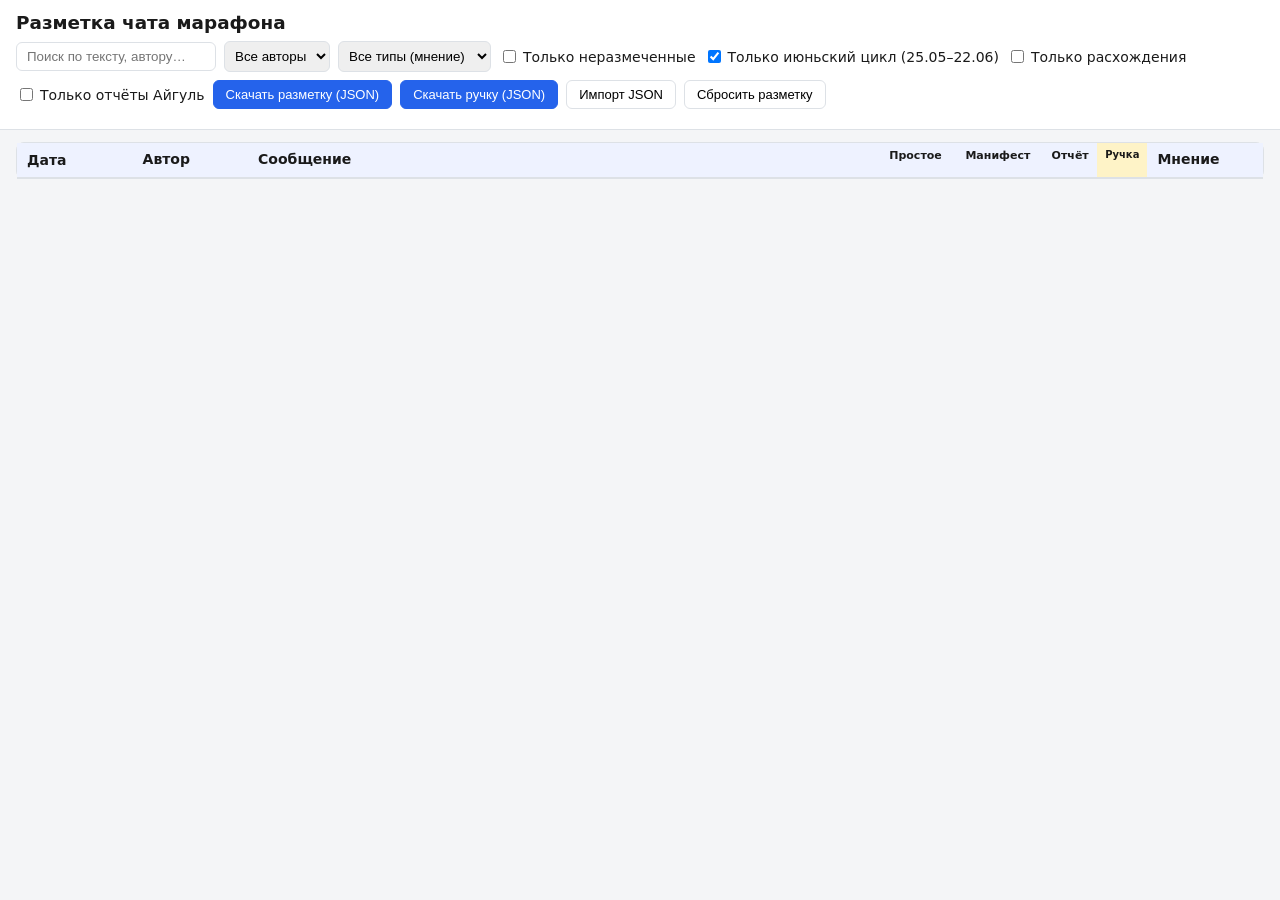
<file: sites/stat/legacy/stat.template.html>
<!DOCTYPE html>
<html lang="ru">
<head>
  <meta charset="UTF-8">
  <meta name="viewport" content="width=device-width, initial-scale=1">
  <title>Разметка чата марафона</title>
  <style>
    :root {
      --bg: #f4f5f7;
      --card: #fff;
      --border: #dde1e6;
      --text: #1a1a1a;
      --muted: #6b7280;
      --accent: #2563eb;
      --manifest: #7c3aed;
      --report: #059669;
      --simple: #6b7280;
      --warn: #fef08a;
      --out-window: #f9fafb;
    }
    * { box-sizing: border-box; }
    html, body {
      height: 100%;
      margin: 0;
    }
    body {
      font-family: system-ui, -apple-system, sans-serif;
      background: var(--bg);
      color: var(--text);
      font-size: 14px;
      display: flex;
      flex-direction: column;
      overflow: hidden;
    }
    header {
      flex-shrink: 0;
      background: var(--card);
      border-bottom: 1px solid var(--border);
      padding: 12px 16px;
      z-index: 10;
    }
    h1 { margin: 0 0 8px; font-size: 1.15rem; }
    .toolbar {
      display: flex;
      flex-wrap: wrap;
      gap: 8px;
      align-items: center;
    }
    .toolbar input[type="search"] {
      min-width: 200px;
      padding: 6px 10px;
      border: 1px solid var(--border);
      border-radius: 6px;
    }
    .toolbar label {
      display: flex;
      align-items: center;
      gap: 4px;
      cursor: pointer;
    }
    button, .btn {
      padding: 6px 12px;
      border: 1px solid var(--border);
      border-radius: 6px;
      background: var(--card);
      cursor: pointer;
      font-size: 13px;
    }
    button.primary {
      background: var(--accent);
      color: #fff;
      border-color: var(--accent);
    }
    button:hover { filter: brightness(0.97); }
    .stats {
      margin-top: 8px;
      color: var(--muted);
      font-size: 12px;
    }
    main {
      flex: 1;
      min-height: 0;
      overflow: auto;
      padding: 12px 16px 24px;
    }
    .table-wrap {
      background: var(--card);
      border: 1px solid var(--border);
      border-radius: 8px;
    }
    table {
      border-collapse: separate;
      border-spacing: 0;
      background: var(--card);
      width: max-content;
      min-width: 100%;
    }
    th, td {
      border-bottom: 1px solid var(--border);
      padding: 8px 10px;
      vertical-align: top;
      text-align: left;
    }
    thead th {
      background: #eef2ff;
      font-weight: 600;
      position: sticky;
      top: 0;
      z-index: 5;
      box-shadow: 0 1px 0 var(--border);
    }
    tr.out-window { background: var(--out-window); opacity: 0.65; }
    tr.mismatch td.opinion-col { background: var(--warn); }
    tr.labeled-match .opinion-badge { outline: 2px solid #22c55e; }
    .msg-col {
      width: 480px;
      max-width: 480px;
    }
    .msg-text {
      white-space: pre-wrap;
      word-break: break-word;
      max-height: 200px;
      overflow-y: auto;
      font-size: 13px;
      line-height: 1.4;
    }
    .opinion-badge {
      display: inline-block;
      padding: 2px 8px;
      border-radius: 4px;
      font-size: 12px;
      font-weight: 500;
      color: #fff;
    }
    .opinion-badge.simple { background: var(--simple); }
    .opinion-badge.manifest { background: var(--manifest); }
    .opinion-badge.report { background: var(--report); }
    .cb-col {
      text-align: center;
      width: 2rem;
      padding: 8px 2px !important;
    }
    .cb-col input { width: 16px; height: 16px; cursor: pointer; margin: 0; }
    th.cb-col { font-size: 11px; line-height: 1.2; padding: 6px 2px !important; }
    .date-col { width: 5.5rem; line-height: 1.3; }
    .date-col .time-part { color: var(--muted); font-size: 12px; }
    .author-col { white-space: nowrap; width: 5.5rem; }
    .opinion-col { width: 5.5rem; white-space: nowrap; }
    .ruchka-col { background: #fffbeb; }
    th.ruchka-col { background: #fef3c7; font-size: 10px; }
    #import-input { display: none; }
    .hidden { display: none !important; }
    .filter-author { padding: 6px; border-radius: 6px; border: 1px solid var(--border); }
  </style>
</head>
<body>
  <header>
    <h1>Разметка чата марафона</h1>
    <div class="toolbar">
      <input type="search" id="search" placeholder="Поиск по тексту, автору…">
      <select id="filter-author" class="filter-author">
        <option value="">Все авторы</option>
      </select>
      <select id="filter-type" class="filter-author">
        <option value="">Все типы (мнение)</option>
        <option value="simple">Мнение: простое</option>
        <option value="manifest">Мнение: манифест</option>
        <option value="report">Мнение: отчёт</option>
      </select>
      <label><input type="checkbox" id="only-unlabeled"> Только неразмеченные</label>
      <label><input type="checkbox" id="only-window" checked> Только июньский цикл (25.05–22.06)</label>
      <label><input type="checkbox" id="only-mismatch"> Только расхождения</label>
      <label><input type="checkbox" id="only-aigul-reports"> Только отчёты Айгуль</label>
      <button type="button" class="primary" id="btn-export">Скачать разметку (JSON)</button>
      <button type="button" class="primary" id="btn-export-ruchka">Скачать ручку (JSON)</button>
      <button type="button" id="btn-import">Импорт JSON</button>
      <input type="file" id="import-input" accept=".json,application/json">
      <button type="button" id="btn-clear">Сбросить разметку</button>
    </div>
    <div class="stats" id="stats"></div>
  </header>
  <main>
    <div class="table-wrap">
    <table>
      <colgroup>
        <col class="date-col">
        <col class="author-col">
        <col class="msg-col">
        <col class="cb-col">
        <col class="cb-col">
        <col class="cb-col">
        <col class="ruchka-col">
        <col class="opinion-col">
      </colgroup>
      <thead>
        <tr>
          <th class="date-col">Дата</th>
          <th class="author-col">Автор</th>
          <th class="msg-col">Сообщение</th>
          <th class="cb-col">Простое</th>
          <th class="cb-col">Манифест</th>
          <th class="cb-col">Отчёт</th>
          <th class="cb-col ruchka-col">Ручка</th>
          <th class="opinion-col">Мнение</th>
        </tr>
      </thead>
      <tbody id="tbody"></tbody>
    </table>
    </div>
  </main>

  <script>
    const MESSAGES = /*__MESSAGES__*/;
    const STORAGE_KEY = 'marathon-labels-v1';
    const RUCHKA_STORAGE_KEY = 'marathon-ruchka-v1';
    const TYPE_LABELS = { simple: 'простое', manifest: 'манифест', report: 'отчёт' };

    let labels = loadLabels();
    let ruchkaLabels = loadRuchkaLabels();

    function loadRuchkaLabels() {
      try {
        const raw = localStorage.getItem(RUCHKA_STORAGE_KEY);
        return raw ? JSON.parse(raw) : {};
      } catch {
        return {};
      }
    }

    function saveRuchkaLabels() {
      localStorage.setItem(RUCHKA_STORAGE_KEY, JSON.stringify(ruchkaLabels));
      updateStats();
    }

    function getRuchka(id) {
      return !!ruchkaLabels[id];
    }

    function setRuchka(id, value) {
      if (value) {
        ruchkaLabels[id] = true;
      } else {
        delete ruchkaLabels[id];
      }
      saveRuchkaLabels();
    }

    function isAigulReport(msg) {
      if (msg.author !== 'Айгуль') return false;
      const manual = getLabel(msg.id);
      return manual === 'report' || msg.opinion === 'report';
    }

    function ruchkaCell(msg) {
      if (!isAigulReport(msg)) {
        return '<td class="cb-col ruchka-col"></td>';
      }
      const checked = getRuchka(msg.id) ? 'checked' : '';
      return `<td class="cb-col ruchka-col"><input type="checkbox" data-ruchka="${msg.id}" title="Ручка выполнена в этом отчёте" ${checked}></td>`;
    }

    function loadLabels() {
      try {
        const raw = localStorage.getItem(STORAGE_KEY);
        return raw ? JSON.parse(raw) : {};
      } catch {
        return {};
      }
    }

    function saveLabels() {
      localStorage.setItem(STORAGE_KEY, JSON.stringify(labels));
      updateStats();
    }

    function getLabel(id) {
      return labels[id] ?? null;
    }

    function setLabel(id, type) {
      if (type === null) {
        delete labels[id];
      } else {
        labels[id] = type;
      }
      saveLabels();
      render();
    }

    function escapeHtml(s) {
      return s
        .replace(/&/g, '&amp;')
        .replace(/</g, '&lt;')
        .replace(/>/g, '&gt;')
        .replace(/"/g, '&quot;');
    }

    function matchesFilters(msg) {
      const q = document.getElementById('search').value.trim().toLowerCase();
      const author = document.getElementById('filter-author').value;
      const typeFilter = document.getElementById('filter-type').value;
      const onlyUnlabeled = document.getElementById('only-unlabeled').checked;
      const onlyWindow = document.getElementById('only-window').checked;
      const onlyMismatch = document.getElementById('only-mismatch').checked;
      const onlyAigulReports = document.getElementById('only-aigul-reports').checked;

      if (onlyWindow && !msg.inWindow) return false;
      if (onlyAigulReports && !isAigulReport(msg)) return false;
      if (author && msg.author !== author) return false;
      if (typeFilter && msg.opinion !== typeFilter) return false;
      if (onlyUnlabeled && getLabel(msg.id)) return false;
      const manual = getLabel(msg.id);
      if (onlyMismatch && (!manual || manual === msg.opinion)) return false;
      if (q) {
        const hay = `${msg.datetime} ${msg.author} ${msg.text}`.toLowerCase();
        if (!hay.includes(q)) return false;
      }
      return true;
    }

    function render() {
      const tbody = document.getElementById('tbody');
      const frag = document.createDocumentFragment();

      for (const msg of MESSAGES) {
        if (!matchesFilters(msg)) continue;
        const manual = getLabel(msg.id);
        const tr = document.createElement('tr');
        if (!msg.inWindow) tr.classList.add('out-window');
        if (manual && manual !== msg.opinion) tr.classList.add('mismatch');
        if (manual && manual === msg.opinion) tr.classList.add('labeled-match');

        const [datePart, timePart] = msg.datetime.split(' ');
        tr.innerHTML = `
          <td class="date-col">
            <div>${escapeHtml(datePart)}</div>
            <div class="time-part">${escapeHtml(timePart)}</div>
          </td>
          <td class="author-col" title="${escapeHtml(msg.authorRaw)}">${escapeHtml(msg.author)}</td>
          <td class="msg-col"><div class="msg-text">${escapeHtml(msg.text)}</div></td>
          <td class="cb-col"><input type="checkbox" data-id="${msg.id}" data-type="simple" ${manual === 'simple' ? 'checked' : ''}></td>
          <td class="cb-col"><input type="checkbox" data-id="${msg.id}" data-type="manifest" ${manual === 'manifest' ? 'checked' : ''}></td>
          <td class="cb-col"><input type="checkbox" data-id="${msg.id}" data-type="report" ${manual === 'report' ? 'checked' : ''}></td>
          ${ruchkaCell(msg)}
          <td class="opinion-col"><span class="opinion-badge ${msg.opinion}">${TYPE_LABELS[msg.opinion]}</span></td>
        `;
        frag.appendChild(tr);
      }
      tbody.replaceChildren(frag);
      updateStats();
    }

    function updateStats() {
      const total = MESSAGES.length;
      const labeled = Object.keys(labels).length;
      const inWindow = MESSAGES.filter((m) => m.inWindow);
      const labeledInWindow = inWindow.filter((m) => labels[m.id]).length;
      const mismatches = MESSAGES.filter((m) => labels[m.id] && labels[m.id] !== m.opinion).length;
      const aigulReports = MESSAGES.filter(isAigulReport);
      const ruchkaMarked = aigulReports.filter((m) => getRuchka(m.id)).length;
      document.getElementById('stats').textContent =
        `Всего: ${total} · Размечено: ${labeled} · В цикле: ${inWindow.length} (размечено ${labeledInWindow}) · Расхождений: ${mismatches} · Ручка (Айгуль): ${ruchkaMarked}/${aigulReports.length}`;
    }

    function exportJson() {
      const data = {
        exportedAt: new Date().toISOString(),
        cycleWindow: '2026-05-25 — 2026-06-22',
        messages: MESSAGES.map((m) => ({
          id: m.id,
          datetime: m.datetime,
          author: m.author,
          authorRaw: m.authorRaw,
          text: m.text,
          opinion: m.opinion,
          label: labels[m.id] ?? null,
          ruchka: isAigulReport(m) ? getRuchka(m.id) : null,
          inWindow: m.inWindow,
        })),
      };
      const blob = new Blob([JSON.stringify(data, null, 2)], { type: 'application/json' });
      const a = document.createElement('a');
      a.href = URL.createObjectURL(blob);
      a.download = 'marathon-labels.json';
      a.click();
      URL.revokeObjectURL(a.href);
    }

    function exportRuchkaJson() {
      const items = MESSAGES.filter(isAigulReport).map((m) => ({
        id: m.id,
        datetime: m.datetime,
        author: m.author,
        text: m.text,
        ruchka: getRuchka(m.id),
      }));
      const data = {
        exportedAt: new Date().toISOString(),
        purpose: 'проверка привычки Ручка — отчёты Айгуль',
        messages: items,
      };
      const blob = new Blob([JSON.stringify(data, null, 2)], { type: 'application/json' });
      const a = document.createElement('a');
      a.href = URL.createObjectURL(blob);
      a.download = 'marathon-ruchka-labels.json';
      a.click();
      URL.revokeObjectURL(a.href);
    }

    function importJson(file) {
      const reader = new FileReader();
      reader.onload = () => {
        try {
          const data = JSON.parse(reader.result);
          const items = data.messages ?? data;
          if (!Array.isArray(items)) throw new Error('Нет массива messages');
          const next = {};
          const nextRuchka = { ...ruchkaLabels };
          for (const item of items) {
            if (item.id != null && item.label) next[item.id] = item.label;
            if (item.id != null && item.ruchka === true) nextRuchka[item.id] = true;
            if (item.id != null && item.ruchka === false) delete nextRuchka[item.id];
          }
          labels = next;
          ruchkaLabels = nextRuchka;
          saveLabels();
          saveRuchkaLabels();
          render();
          alert(`Импортировано меток: ${Object.keys(labels).length}`);
        } catch (e) {
          alert('Ошибка импорта: ' + e.message);
        }
      };
      reader.readAsText(file);
    }

    document.getElementById('tbody').addEventListener('change', (e) => {
      const cb = e.target;
      if (cb.type !== 'checkbox') return;
      if (cb.dataset.ruchka) {
        setRuchka(+cb.dataset.ruchka, cb.checked);
        return;
      }
      if (!cb.dataset.id) return;
      const id = +cb.dataset.id;
      const type = cb.dataset.type;
      if (cb.checked) {
        setLabel(id, type);
      } else if (getLabel(id) === type) {
        setLabel(id, null);
      }
    });

    ['search', 'filter-author', 'filter-type'].forEach((id) => {
      document.getElementById(id).addEventListener('input', render);
      document.getElementById(id).addEventListener('change', render);
    });
    ['only-unlabeled', 'only-window', 'only-mismatch', 'only-aigul-reports'].forEach((id) => {
      document.getElementById(id).addEventListener('change', render);
    });

    document.getElementById('btn-export').addEventListener('click', exportJson);
    document.getElementById('btn-export-ruchka').addEventListener('click', exportRuchkaJson);
    document.getElementById('btn-import').addEventListener('click', () => {
      document.getElementById('import-input').click();
    });
    document.getElementById('import-input').addEventListener('change', (e) => {
      if (e.target.files[0]) importJson(e.target.files[0]);
      e.target.value = '';
    });
    document.getElementById('btn-clear').addEventListener('click', () => {
      if (confirm('Сбросить всю ручную разметку в localStorage?')) {
        labels = {};
        ruchkaLabels = {};
        saveLabels();
        saveRuchkaLabels();
        render();
      }
    });

    const authors = [...new Set(MESSAGES.map((m) => m.author))].sort();
    const sel = document.getElementById('filter-author');
    for (const a of authors) {
      const opt = document.createElement('option');
      opt.value = a;
      opt.textContent = a;
      sel.appendChild(opt);
    }

    render();
  </script>
</body>
</html>
</file>
<file: sites/tim/css/main.css>
:root {
  --blue: #0b49c9;
  --blue-dark: #07358f;
  --cyan: #08afc2;
  --cyan-light: #20c7d3;
  --yellow: #ffc928;
  --text: #123a77;
  --muted: #7e91ad;
  --glass-soft: rgba(255, 255, 255, 0.88);
  --glass-contacts: rgba(255, 255, 255, 0.91);
  --glass-dream: rgba(255, 255, 255, 0.82);
  --design-w: 941;
  --design-h: 1672;
}

*,
*::before,
*::after {
  box-sizing: border-box;
}

html,
body {
  margin: 0;
  min-height: 100%;
  /* небо сцены, не «песочная подложка» вокруг stage */
  background: #6eb8e8;
  overflow-x: hidden;
}

body {
  font-family: Inter, system-ui, -apple-system, BlinkMacSystemFont, "Segoe UI", Arial, sans-serif;
  color: var(--text);
  -webkit-font-smoothing: antialiased;
}

.skip-link {
  position: absolute;
  left: -9999px;
}
.skip-link:focus {
  left: 8px;
  top: 8px;
  z-index: 100;
  background: #fff;
  padding: 8px 12px;
}

/*
  Stage = ширина устройства (max 430).
  Canvas = artboard; масштаб ТОЛЬКО по ширине.
  Высота stage = scene×scale → лёгкий скролл, без сжатия в «окошко» с полями.
*/
.tim-stage {
  position: relative;
  width: min(100vw, 430px);
  margin: 0 auto;
  overflow: hidden;
  background: transparent;
}

/* Пасхалка: всегда в углу экрана (не внизу длинной сцены). */
.tim-build {
  position: fixed;
  right: 8px;
  bottom: calc(8px + env(safe-area-inset-bottom, 0px));
  z-index: 200;
  font-size: 11px;
  line-height: 1;
  letter-spacing: 0.04em;
  font-variant-numeric: tabular-nums;
  font-weight: 600;
  color: rgba(7, 53, 143, 0.45);
  text-shadow: 0 0 4px rgba(255, 255, 255, 0.7);
  pointer-events: none;
  user-select: none;
}

.tim-canvas {
  position: relative;
  width: 941px;
  height: 1672px;
  transform-origin: top left;
  /* width/height и scale задаёт JS */
}

.tim-screen {
  position: absolute;
  inset: 0;
  width: 100%;
  height: 100%;
}

.tim-scene {
  position: absolute;
  left: 0;
  top: 0;
  width: 100%;
  height: auto;
  z-index: 0;
  display: block;
  pointer-events: none;
  user-select: none;
}

/* декор: координаты artboard */
.tim-plaque {
  position: absolute;
  left: 734px; /* ~78% */
  top: 635px; /* ~38% */
  width: 179px; /* ~19% */
  z-index: 10;
  pointer-events: none;
}

.tim-tagline {
  position: absolute;
  left: 292px; /* ~31% */
  bottom: 67px; /* ~4% */
  width: 358px; /* ~38% */
  z-index: 10;
  pointer-events: none;
}

.tim-bubble-img {
  position: absolute;
  left: 75px;
  top: 184px;
  width: 734px;
  z-index: 40;
  pointer-events: none;
}

.tim-bubble-html {
  position: absolute;
  left: 75px;
  top: 184px;
  width: 734px;
  z-index: 40;
  background: #fff;
  border-radius: 48px;
  padding: 34px 39px 39px;
  box-shadow: 0 24px 68px rgba(35, 76, 110, 0.14);
  color: var(--text);
  font-size: 36px;
  line-height: 1.35;
  font-weight: 600;
}

.tim-bubble-html::after {
  content: "";
  position: absolute;
  left: 22%;
  bottom: -24px;
  width: 43px;
  height: 43px;
  background: #fff;
  transform: rotate(45deg);
  box-shadow: 5px 5px 10px rgba(35, 76, 110, 0.06);
}

.tim-bubble-html[hidden],
.tim-bubble-img[hidden],
.tim-plaque[hidden],
.tim-tagline[hidden] {
  display: none !important;
}

.tim-header {
  position: absolute;
  left: 42px;
  right: 42px;
  top: 58px;
  z-index: 50;
  display: flex;
  align-items: center;
  justify-content: space-between;
  pointer-events: none;
}

.tim-header a,
.tim-header button {
  pointer-events: auto;
}

.tim-logo-spacer {
  flex: 1;
}

.tim-logo {
  font-weight: 800;
  font-size: 60px;
  line-height: 1;
  text-decoration: none;
}

.tim-screen[data-baked="1"] .tim-logo {
  display: none !important;
}

/* Header экрана 1: в одной линии с IslandDream.ru в сцене (y≈119–162) */
.tim-screen[data-baked="1"] .tim-header {
  left: calc(42px * 1080 / 941);
  right: calc(42px * 1080 / 941);
  top: 119px;
  height: 48px;
  align-items: center;
}

/* «Есть аккаунт?» белый; «Войти» — прежний тёмно-синий */
.tim-screen[data-baked="1"] .tim-login-link {
  margin-left: auto;
  padding: 0;
  max-width: none;
  font-size: calc(34px * 1080 / 941);
  line-height: 1.15;
  color: #ffffff;
  text-shadow: 0 1px 2px rgba(0, 0, 0, 0.25);
  white-space: nowrap;
}

.tim-screen[data-baked="1"] .tim-login-link strong {
  color: var(--blue);
  font-weight: 800;
}

.tim-screen[data-baked="1"] .tim-card {
  border-radius: calc(68px * 1080 / 941);
  padding: calc(24px * 1080 / 941) calc(53px * 1080 / 941) calc(43px * 1080 / 941);
  /* проба: без стеклянной подложки — только поля/кнопка на песке сцены */
  background: transparent;
  border: 0;
  box-shadow: none;
  backdrop-filter: none;
  -webkit-backdrop-filter: none;
}

.tim-sr-only {
  position: absolute;
  width: 1px;
  height: 1px;
  padding: 0;
  margin: -1px;
  overflow: hidden;
  clip: rect(0, 0, 0, 0);
  white-space: nowrap;
  border: 0;
}

/* Экран 1: поля плотнее; подписи в placeholder */
.tim-screen[data-baked="1"] .tim-field input {
  background: rgba(255, 255, 255, 0.88);
  border-color: rgba(77, 128, 183, 0.4);
}

.tim-screen[data-baked="1"] .tim-field input::placeholder {
  color: rgba(18, 58, 119, 0.55);
}

.tim-field--city {
  position: relative;
}

.tim-city-suggest {
  position: absolute;
  left: 0;
  right: 0;
  top: calc(100% + 8px);
  z-index: 40;
  margin: 0;
  padding: 12px 0;
  list-style: none;
  background: rgba(255, 255, 255, 0.96);
  border: 2px solid rgba(77, 128, 183, 0.28);
  border-radius: calc(36px * 1080 / 941);
  box-shadow: 0 16px 40px rgba(35, 76, 110, 0.18);
  max-height: 420px;
  overflow: auto;
}

.tim-city-suggest__item {
  display: block;
  width: 100%;
  border: 0;
  background: transparent;
  text-align: left;
  padding: 22px 34px;
  font: inherit;
  font-size: calc(40px * 1080 / 941);
  color: var(--text);
  cursor: pointer;
}

.tim-city-suggest__item:hover,
.tim-city-suggest__item:focus {
  background: rgba(8, 175, 194, 0.12);
  outline: 0;
}

.tim-screen[data-baked="1"] .tim-field {
  margin-bottom: calc(24px * 1080 / 941);
}

.tim-screen[data-baked="1"] .tim-field label {
  font-size: calc(31px * 1080 / 941);
  margin-bottom: calc(10px * 1080 / 941);
}

.tim-screen[data-baked="1"] .tim-field input,
.tim-screen[data-baked="1"] .tim-field textarea {
  height: calc(140px * 1080 / 941);
  border-radius: calc(43px * 1080 / 941);
  padding: 0 calc(34px * 1080 / 941);
  font-size: calc(43px * 1080 / 941);
}

.tim-screen[data-baked="1"] .tim-phone-code {
  height: calc(140px * 1080 / 941);
  border-radius: calc(43px * 1080 / 941);
  font-size: calc(43px * 1080 / 941);
}

.tim-screen[data-baked="1"] .tim-btn {
  height: calc(150px * 1080 / 941);
  border-radius: calc(75px * 1080 / 941);
  font-size: calc(48px * 1080 / 941);
  margin-top: calc(19px * 1080 / 941);
}

.tim-logo .island {
  color: var(--blue);
}
.tim-logo .ru {
  color: var(--cyan);
}

.tim-login-link {
  border: 0;
  background: transparent;
  color: var(--muted);
  font: inherit;
  font-size: 36px;
  cursor: pointer;
  padding: 14px 0;
  max-width: 420px;
  text-align: right;
}
.tim-login-link strong {
  color: var(--blue);
  font-weight: 700;
}

/* карточка: left/top/width пишет JS из CARD_LAYOUT (px artboard).
   Закон Тима: без белой/стеклянной подложки — только поля на песке. */
.tim-card {
  position: absolute;
  z-index: 20;
  background: transparent;
  border: 0;
  border-radius: 68px;
  box-shadow: none;
  backdrop-filter: none;
  -webkit-backdrop-filter: none;
  padding: 48px 53px 43px;
}

.tim-card h2 {
  margin: 0 0 29px;
  font-size: 53px;
  line-height: 1.2;
}

.tim-card p.lead {
  margin: 0 0 34px;
  color: var(--muted);
  font-size: 36px;
  line-height: 1.4;
}

.tim-field {
  margin-bottom: 24px;
}
.tim-field label {
  display: block;
  font-size: 31px;
  font-weight: 600;
  margin-bottom: 10px;
  color: var(--text);
}
.tim-field input,
.tim-field textarea {
  width: 100%;
  height: 140px;
  border-radius: 43px;
  border: 2px solid rgba(77, 128, 183, 0.28);
  background: rgba(255, 255, 255, 0.55);
  padding: 0 34px;
  font: inherit;
  font-size: 43px;
  color: var(--text);
}
.tim-field textarea {
  height: 290px;
  padding: 34px;
  resize: vertical;
  min-height: 265px;
}
.tim-field input:focus,
.tim-field textarea:focus {
  outline: 0;
  border-color: #13b9cb;
  box-shadow: 0 0 0 7px rgba(19, 185, 203, 0.12);
}

.tim-phone-row {
  display: grid;
  grid-template-columns: 140px 1fr;
  gap: 19px;
}
.tim-phone-code {
  appearance: none;
  height: 140px;
  border-radius: 43px;
  border: 2px solid rgba(77, 128, 183, 0.28);
  display: grid;
  place-items: center;
  font-weight: 700;
  font-size: 43px;
  font-family: inherit;
  background: rgba(255, 255, 255, 0.7);
  color: var(--blue);
  cursor: pointer;
  padding: 0;
}
.tim-phone-code:active {
  transform: scale(0.98);
}

.tim-dial-picker {
  max-height: 420px;
  overflow-y: auto;
  -webkit-overflow-scrolling: touch;
  margin: 0 0 24px;
  padding: 8px 0;
  background: rgba(255, 255, 255, 0.94);
  border: 2px solid rgba(77, 128, 183, 0.28);
  border-radius: 36px;
  box-shadow: 0 16px 40px rgba(35, 76, 110, 0.16);
}
.tim-dial-picker__item {
  appearance: none;
  display: flex;
  align-items: center;
  gap: 20px;
  width: 100%;
  border: 0;
  background: transparent;
  text-align: left;
  padding: 22px 28px;
  font: inherit;
  font-size: 36px;
  color: var(--text);
  cursor: pointer;
}
.tim-dial-picker__item.is-on,
.tim-dial-picker__item:hover {
  background: rgba(8, 175, 194, 0.12);
}
.tim-dial-picker__code {
  font-weight: 800;
  color: var(--blue);
  min-width: 110px;
}
.tim-dial-picker__label {
  color: var(--muted);
  font-size: 32px;
}

.tim-field-row {
  display: grid;
  grid-template-columns: 1fr 1fr;
  gap: 16px;
  margin-bottom: 0;
}
.tim-field-row .tim-field {
  margin-bottom: calc(24px * 1080 / 941);
}

.tim-input-check-row {
  position: relative;
  display: flex;
  align-items: center;
}
.tim-input-check-row input {
  width: 100%;
  padding-left: calc(34px * 1080 / 941);
  padding-right: 90px;
}
.tim-input-check-row--phone input {
  padding-left: calc(34px * 1080 / 941);
  padding-right: calc(34px * 1080 / 941);
}
.tim-field-row .tim-input-check-row input {
  padding-right: calc(34px * 1080 / 941);
}
.tim-field-ico {
  display: none;
}
.tim-field-check {
  position: absolute;
  right: 28px;
  top: 50%;
  transform: translateY(-50%);
  width: 52px;
  height: 52px;
  border-radius: 50%;
  display: grid;
  place-items: center;
  font-size: 34px;
  font-weight: 800;
  color: #fff;
  background: #1fad5a;
  box-shadow: 0 6px 16px rgba(31, 173, 90, 0.35);
  opacity: 0;
  pointer-events: none;
  transition: opacity 0.15s ease;
  z-index: 1;
}
.tim-field--check.is-ok .tim-field-check {
  opacity: 1;
}
.tim-input-check-row--pw input {
  padding-right: 180px;
}
.tim-pw-toggle {
  appearance: none;
  position: absolute;
  right: 18px;
  top: 50%;
  transform: translateY(-50%);
  z-index: 2;
  border: 0;
  background: rgba(8, 175, 194, 0.14);
  color: var(--blue-dark);
  font: inherit;
  font-size: 28px;
  font-weight: 700;
  line-height: 1;
  padding: 14px 22px;
  border-radius: 999px;
  cursor: pointer;
}
.tim-pw-toggle[aria-pressed="true"] {
  background: rgba(8, 175, 194, 0.28);
}
.tim-screen[data-screen="4"] .tim-pw-toggle {
  font-size: 24px;
  padding: 10px 16px;
}
.tim-screen[data-screen="4"] .tim-input-check-row--pw input {
  padding-right: 150px;
}

.tim-reg-legal {
  margin: 18px 0 0;
  text-align: center;
  font-size: 26px;
  color: rgba(18, 58, 119, 0.65);
  text-shadow: 0 1px 0 rgba(255, 255, 255, 0.35);
}

.tim-btn {
  appearance: none;
  width: 100%;
  height: 150px;
  border-radius: 75px;
  border: 0;
  color: #fff;
  font: inherit;
  font-size: 48px;
  font-weight: 700;
  cursor: pointer;
  background: linear-gradient(90deg, #0789ae 0%, #08bfcb 100%);
  box-shadow: 0 19px 43px rgba(0, 145, 180, 0.24);
  display: inline-flex;
  align-items: center;
  justify-content: center;
  gap: 19px;
  text-decoration: none;
  margin-top: 19px;
}
.tim-btn::after {
  content: "→";
  font-weight: 700;
}
.tim-btn--noarrow::after {
  content: none;
}
.tim-btn:disabled {
  opacity: 0.55;
  cursor: wait;
}
.tim-btn--locked,
.tim-btn--locked:disabled {
  background: #9aa7b8;
  box-shadow: none;
  opacity: 1;
  cursor: pointer;
  color: #f3f5f7;
}
.tim-btn--locked:hover {
  filter: brightness(1.05);
}
.tim-btn--ghost {
  background: transparent;
  color: var(--blue);
  box-shadow: none;
  height: auto;
  min-height: 106px;
  font-size: 39px;
  margin-top: 10px;
}
.tim-btn--soft {
  background: rgba(8, 175, 194, 0.12);
  color: var(--blue-dark);
  box-shadow: none;
  height: 125px;
  font-size: 41px;
}
.tim-btn--soft::after,
.tim-btn--ghost::after {
  content: none;
}

.tim-link {
  display: block;
  text-align: center;
  margin-top: 24px;
  color: var(--muted);
  font-size: 36px;
  background: none;
  border: 0;
  cursor: pointer;
  width: 100%;
  font: inherit;
}
.tim-link:hover {
  color: var(--blue);
}

.tim-error {
  display: none;
  margin: 0 0 24px;
  padding: 24px 29px;
  border-radius: 34px;
  background: #fde8e8;
  color: #8a1f1f;
  font-size: 34px;
  z-index: 60;
  position: relative;
}
.tim-error.is-visible {
  display: block;
}

.tim-video {
  position: relative;
  width: 100%;
  aspect-ratio: 9 / 16;
  max-height: 720px;
  border-radius: 43px;
  overflow: hidden;
  background: #0b1a24;
  border: 2px solid rgba(11, 73, 201, 0.25);
  margin-bottom: 24px;
}
.tim-video video,
.tim-video__thumb {
  width: 100%;
  height: 100%;
  object-fit: cover;
  display: block;
  pointer-events: none;
}
.tim-video__open {
  position: absolute;
  inset: 0;
  display: block;
  width: 100%;
  height: 100%;
  padding: 0;
  border: 0;
  background: #0b1a24;
  cursor: pointer;
  font-family: inherit;
}
.tim-video__play {
  position: absolute;
  left: 50%;
  top: 46%;
  transform: translate(-50%, -50%);
  width: 120px;
  height: 120px;
  border-radius: 50%;
  display: grid;
  place-items: center;
  background: rgba(0, 0, 0, 0.45);
  color: #fff;
  font-size: 54px;
  line-height: 1;
  padding-left: 8px;
  box-shadow: 0 8px 28px rgba(0, 0, 0, 0.35);
  pointer-events: none;
}
.tim-video__open-label {
  position: absolute;
  left: 0;
  right: 0;
  bottom: 36px;
  text-align: center;
  color: #fff;
  font-weight: 700;
  font-size: 32px;
  text-shadow: 0 2px 10px rgba(0, 0, 0, 0.55);
  pointer-events: none;
}
.tim-video__ph {
  position: absolute;
  inset: 0;
  display: grid;
  place-items: center;
  text-align: center;
  padding: 29px;
  color: var(--blue-dark);
  font-weight: 700;
  font-size: 36px;
  white-space: pre-line;
  line-height: 1.35;
  width: 100%;
  border: 0;
  background: rgba(207, 232, 242, 0.92);
  cursor: pointer;
  font-family: inherit;
}

/* Экран 2: превью видео + кнопка «к Мечтам!» — оба в первом экране телефона */
.tim-screen[data-screen="2"] .tim-card {
  padding: 0;
  display: flex;
  flex-direction: column;
  align-items: stretch;
  gap: 28px;
}
.tim-screen[data-screen="2"] .tim-card #tim-card-body {
  display: flex;
  flex-direction: column;
  align-items: stretch;
  gap: 28px;
  min-height: 0;
}
.tim-screen[data-screen="2"] .tim-video {
  aspect-ratio: 9 / 16;
  width: 100%;
  max-height: 820px; /* JS ещё подрежет под высоту viewport */
  margin-bottom: 0;
  flex: 0 1 auto;
  border-radius: 36px;
  border: 3px solid rgba(255, 255, 255, 0.7);
  box-shadow: 0 18px 48px rgba(20, 60, 90, 0.22);
  background: #0b1a24;
}
.tim-screen[data-screen="2"] .tim-btn {
  margin-top: 0;
  flex: 0 0 auto;
}
/* Экран 3: витрина мечт + фиксированный док внизу */
.tim-screen[data-screen="3"] .tim-card {
  padding: 0;
  max-height: none;
  overflow: visible;
}
.tim-vitrine {
  display: flex;
  flex-direction: column;
  min-height: 1180px;
  gap: 20px;
}
.tim-vitrine.has-items {
  min-height: 980px;
}
.tim-vitrine__stage {
  flex: 1 1 auto;
  min-height: 200px;
  max-height: 720px;
  overflow-y: auto;
  -webkit-overflow-scrolling: touch;
}
.tim-vitrine.has-items .tim-vitrine__stage {
  /* список ближе к вывеске */
  padding-top: 0;
  max-height: 600px;
}
/* Клавиатура: список короче и скролл к первой мечте (JS ставит .is-kb) */
.tim-screen[data-screen="3"].is-kb .tim-vitrine__stage,
.tim-screen[data-screen="3"].is-kb .tim-vitrine.has-items .tim-vitrine__stage {
  max-height: 360px;
}
.tim-screen[data-screen="3"].is-kb .tim-vitrine,
.tim-screen[data-screen="3"].is-kb .tim-vitrine.has-items {
  min-height: 0;
}
.tim-vitrine__hint {
  margin: 0 0 4px;
  padding: 12px 18px;
  font-size: 28px;
  font-weight: 700;
  line-height: 1.3;
  color: var(--blue-dark);
  text-align: center;
  background: rgba(255, 255, 255, 0.88);
  border-radius: 24px;
  box-shadow: 0 4px 14px rgba(20, 60, 90, 0.1);
}
.tim-vitrine__label {
  margin: 0 0 16px;
  font-size: 32px;
  font-weight: 800;
  color: var(--blue-dark);
  text-shadow: 0 1px 0 rgba(255, 255, 255, 0.55);
}
.tim-vitrine__label--plaque {
  position: relative;
  display: flex;
  align-items: center;
  justify-content: center;
  width: 100%;
  min-height: 120px;
  padding: 28px 48px;
  margin: 0 0 18px;
  text-shadow: none;
  box-sizing: border-box;
}
.tim-vitrine__plaque {
  position: absolute;
  inset: 0;
  width: 100%;
  height: 100%;
  object-fit: contain;
  pointer-events: none;
}
.tim-vitrine__label--plaque span {
  position: relative;
  z-index: 1;
  color: #3a2a18;
  font-size: 36px;
  font-weight: 800;
  text-align: center;
}
.tim-vitrine-empty {
  margin: 0;
  min-height: 40px;
}
.tim-vitrine-list {
  list-style: none;
  margin: 0;
  padding: 0;
  display: flex;
  flex-direction: column;
  gap: 14px;
}
.tim-vitrine-item {
  display: grid;
  grid-template-columns: 52px 1fr 68px;
  gap: 10px;
  align-items: center;
}
.tim-vitrine-item__num {
  width: 52px;
  height: 52px;
  border-radius: 16px;
  background: rgba(255, 255, 255, 0.88);
  color: var(--blue-dark);
  font-size: 26px;
  font-weight: 800;
  display: flex;
  align-items: center;
  justify-content: center;
  box-shadow: 0 4px 14px rgba(20, 60, 90, 0.12);
}
.tim-vitrine-item__text {
  width: 100%;
  border: 2px solid rgba(77, 128, 183, 0.35);
  border-radius: 28px;
  background: rgba(255, 255, 255, 0.9);
  padding: 18px 24px;
  font: inherit;
  font-size: 34px;
  font-weight: 600;
  line-height: 1.3;
  color: var(--blue-dark);
  box-sizing: border-box;
}
.tim-vitrine-item__text:focus {
  outline: none;
  border-color: var(--blue);
  background: #fff;
}
.tim-vitrine__dock {
  flex: 0 0 auto;
  display: flex;
  flex-direction: column;
  gap: 16px;
  padding-top: 8px;
}
.tim-vitrine__compose {
  display: grid;
  grid-template-columns: 1fr 96px;
  gap: 12px;
  align-items: stretch;
}
.tim-vitrine__input {
  width: 100%;
  border: 2px solid rgba(77, 128, 183, 0.4);
  border-radius: 40px;
  background: rgba(255, 255, 255, 0.9);
  padding: 28px 32px;
  font: inherit;
  font-size: 36px;
  color: var(--blue-dark);
  box-sizing: border-box;
}
.tim-vitrine__input::placeholder {
  color: rgba(18, 58, 119, 0.45);
}
.tim-vitrine__input:focus {
  outline: none;
  border-color: var(--blue);
  background: #fff;
}
.tim-vitrine__plus {
  border: 0;
  border-radius: 40px;
  background: var(--blue);
  color: #fff;
  font-size: 56px;
  font-weight: 700;
  line-height: 1;
  cursor: pointer;
  box-shadow: 0 10px 28px rgba(11, 73, 201, 0.28);
}
.tim-vitrine__plus.is-disabled,
.tim-vitrine__plus:disabled {
  background: rgba(120, 140, 160, 0.45);
  color: rgba(255, 255, 255, 0.75);
  box-shadow: none;
  cursor: default;
}
.tim-vitrine__cta .tim-btn {
  margin-top: 0;
  width: 100%;
}
.tim-btn--send {
  display: inline-flex;
  align-items: center;
  justify-content: center;
  gap: 16px;
}
.tim-btn--send .tim-send-ico {
  width: 44px;
  height: 44px;
  flex-shrink: 0;
  object-fit: contain;
}
.tim-screen[data-screen="3"] .tim-ico-btn {
  width: 68px;
  height: 68px;
  border: 0;
  border-radius: 22px;
  display: inline-flex;
  align-items: center;
  justify-content: center;
  cursor: pointer;
  padding: 8px;
  flex-shrink: 0;
  background: rgba(255, 255, 255, 0.9);
  box-shadow: 0 4px 12px rgba(20, 60, 90, 0.12);
}
.tim-screen[data-screen="3"] .tim-ico-btn--del {
  color: #c62828;
}
.tim-screen[data-screen="3"] .tim-ico {
  width: 48px;
  height: 48px;
  display: block;
  object-fit: contain;
}
.tim-video video[hidden],
.tim-video__ph[hidden] {
  display: none !important;
}

/* Полноэкранный плеер об Острове (вне scale-канваса Тима) */
.tim-video-fs {
  position: fixed;
  inset: 0;
  z-index: 10000;
  display: flex;
  align-items: center;
  justify-content: center;
  padding: max(12px, env(safe-area-inset-top)) max(12px, env(safe-area-inset-right))
    max(12px, env(safe-area-inset-bottom)) max(12px, env(safe-area-inset-left));
  box-sizing: border-box;
  background: rgba(0, 0, 0, 0.92);
}
.tim-video-fs[hidden] {
  display: none !important;
}
.tim-video-fs__frame {
  width: min(100%, 480px);
  height: min(100%, 92vh);
  display: flex;
  align-items: center;
  justify-content: center;
}
.tim-video-fs__frame video {
  width: 100%;
  height: 100%;
  max-height: 92vh;
  object-fit: contain;
  background: #000;
  border-radius: 8px;
}
.tim-video-fs__close {
  position: absolute;
  top: max(10px, env(safe-area-inset-top));
  right: max(10px, env(safe-area-inset-right));
  z-index: 2;
  width: 44px;
  height: 44px;
  border: 0;
  border-radius: 50%;
  background: rgba(255, 255, 255, 0.18);
  color: #fff;
  font-size: 32px;
  line-height: 1;
  cursor: pointer;
}
.tim-video-fs__close:hover {
  background: rgba(255, 255, 255, 0.28);
}
body.tim-video-fs-open {
  overflow: hidden;
}

.tim-channels {
  display: grid;
  grid-template-columns: repeat(6, 1fr);
  gap: 14px;
  margin-bottom: 24px;
}
.tim-channels--reg {
  grid-template-columns: repeat(5, 1fr);
  margin-top: 8px;
  margin-bottom: 12px;
  gap: 12px;
}
.tim-reg-lead {
  margin: 0 0 28px;
  font-size: 34px;
  font-weight: 700;
  line-height: 1.35;
  color: var(--blue-dark);
  text-shadow: 0 1px 0 rgba(255, 255, 255, 0.45);
}
.tim-reg-optional {
  margin: 0 0 12px;
  padding: 14px 24px;
  font-size: 28px;
  font-weight: 800;
  color: var(--blue-dark);
  text-align: center;
  background: #fff;
  border-radius: 24px;
  box-shadow: 0 8px 22px rgba(35, 76, 110, 0.12);
}
.tim-field--social {
  margin-top: 0;
  margin-bottom: 0;
}
.tim-screen[data-screen="4"] .tim-btn,
.tim-screen[data-screen="5"] .tim-btn,
.tim-screen[data-screen="fio"] .tim-btn {
  width: 100%;
  margin-top: 0;
}

/* Соцсети: панель на 2 слота заранее → «Далее» не прыгает */
.tim-reg--socials {
  position: relative;
  display: flex;
  flex-direction: column;
  gap: 14px;
  min-height: 0;
  padding-bottom: 0;
  box-sizing: border-box;
}
.tim-socials__panel {
  flex: 0 0 auto;
  display: flex;
  flex-direction: column;
  gap: 16px;
  height: 248px;
  min-height: 248px;
  max-height: 248px;
  overflow: hidden;
  padding: 0 4px;
  box-sizing: border-box;
}
.tim-socials__slot {
  flex: 0 0 116px;
  height: 116px;
  min-height: 116px;
}
.tim-socials__slot .tim-field--social {
  height: 100%;
  margin: 0;
}
.tim-socials__slot .tim-input-check-row,
.tim-socials__slot .tim-input-check-row input {
  height: 100%;
}
.tim-socials__placeholder {
  margin: 0;
  height: 100%;
  display: flex;
  align-items: center;
  justify-content: center;
  text-align: center;
  font-size: 28px;
  font-weight: 700;
  color: rgba(18, 58, 119, 0.55);
  box-sizing: border-box;
  padding: 0 12px;
}
.tim-socials__dock {
  position: static;
  flex: 0 0 auto;
  margin-top: 8px;
}

.tim-confirm-check {
  appearance: none;
  position: absolute;
  right: 18px;
  top: 50%;
  transform: translateY(-50%);
  width: 64px;
  height: 64px;
  border: 0;
  border-radius: 50%;
  padding: 0;
  display: grid;
  place-items: center;
  cursor: pointer;
  background: rgba(180, 200, 190, 0.85);
  box-shadow: 0 4px 12px rgba(20, 60, 40, 0.18);
  z-index: 2;
}
.tim-confirm-check.is-on {
  background: #1fad5a;
  box-shadow: 0 6px 16px rgba(31, 173, 90, 0.4);
}
.tim-confirm-check__mark {
  font-size: 34px;
  font-weight: 800;
  color: #fff;
  line-height: 1;
}
.tim-confirm-check img {
  width: 44px;
  height: 44px;
  display: block;
  object-fit: contain;
}
.tim-field--social .tim-input-check-row input {
  padding-right: 100px;
}
.tim-field--social .tim-field-check {
  display: none;
}

/* Аккаунт / соцсети / ФИО: скролл внутри карточки на коротком экране */
.tim-screen[data-screen="4"] .tim-card,
.tim-screen[data-screen="fio"] .tim-card,
.tim-screen[data-screen="login"] .tim-card {
  bottom: 36px;
  overflow-x: hidden;
  overflow-y: auto;
  -webkit-overflow-scrolling: touch;
  overscroll-behavior: contain;
  touch-action: pan-y;
}
.tim-screen[data-screen="5"] .tim-card {
  bottom: auto;
  overflow: hidden;
}
.tim-screen[data-screen="5"] .tim-ch {
  height: 100px;
  font-size: 26px;
}
.tim-screen[data-screen="5"] .tim-btn {
  height: calc(130px * 1080 / 941);
  border-radius: calc(65px * 1080 / 941);
  font-size: calc(44px * 1080 / 941);
}
.tim-screen[data-screen="5"] .tim-socials__slot .tim-field input {
  height: 116px;
  border-radius: 36px;
  font-size: 36px;
}
.tim-screen[data-screen="4"] .tim-reg,
.tim-screen[data-screen="fio"] .tim-reg {
  padding-bottom: 8px;
}
/* Экран 4: всё в один viewport — выше + плотнее поля */
.tim-screen[data-screen="4"] .tim-field {
  margin-bottom: 18px;
}
.tim-screen[data-screen="4"] .tim-field-row .tim-field {
  margin-bottom: 18px;
}
.tim-screen[data-screen="4"] .tim-field input,
.tim-screen[data-screen="4"] .tim-phone-code {
  height: 96px;
  border-radius: 32px;
  font-size: 36px;
  padding-top: 0;
  padding-bottom: 0;
}
.tim-screen[data-screen="4"] .tim-input-check-row input {
  padding-left: 28px;
}
.tim-screen[data-screen="4"] .tim-field--check .tim-input-check-row input {
  padding-right: 72px;
}
.tim-screen[data-screen="4"] .tim-field-check {
  right: 16px;
  width: 40px;
  height: 40px;
  font-size: 26px;
}
.tim-screen[data-screen="4"] .tim-phone-row {
  grid-template-columns: 110px 1fr;
  gap: 12px;
}
.tim-screen[data-screen="4"] .tim-btn {
  height: 112px;
  border-radius: 56px;
  font-size: 40px;
  margin-top: 10px;
}
.tim-screen[data-screen="4"] .tim-reg-legal {
  margin: 10px 0 0;
  font-size: 22px;
}
.tim-ch {
  appearance: none;
  border: 2px solid rgba(77, 128, 183, 0.35);
  background: rgba(255, 255, 255, 0.92);
  border-radius: 34px;
  height: 116px;
  cursor: pointer;
  font-size: 28px;
  font-weight: 800;
  color: var(--blue-dark);
  filter: grayscale(0.35);
  opacity: 1;
  padding: 0 4px;
}
.tim-ch.is-active {
  border-color: var(--cyan);
  filter: none;
  opacity: 1;
  color: var(--blue);
  box-shadow: 0 0 0 5px rgba(8, 175, 194, 0.2);
}
.tim-ch.is-filled {
  filter: none;
  opacity: 1;
  color: #fff;
  background: linear-gradient(135deg, #0789ae 0%, #08bfcb 100%);
  border-color: transparent;
  box-shadow: 0 10px 24px rgba(0, 145, 180, 0.28);
}
.contact-fields {
  min-height: 362px;
  height: 362px;
  overflow: hidden;
}
.contact-fields .tim-field {
  margin-bottom: 19px;
}
.contact-fields .hint {
  font-size: 29px;
  color: var(--muted);
  margin: 0;
}

.tim-modes {
  display: flex;
  gap: 19px;
  margin: 19px 0 10px;
}
.tim-mode {
  flex: 1;
  height: 96px;
  border-radius: 34px;
  border: 2px solid rgba(77, 128, 183, 0.25);
  background: rgba(255, 255, 255, 0.5);
  font: inherit;
  font-size: 31px;
  font-weight: 600;
  color: var(--muted);
}
.tim-mode.is-on {
  color: var(--blue);
  border-color: var(--cyan);
  background: rgba(8, 191, 203, 0.12);
}
.tim-mode:disabled {
  opacity: 0.45;
  cursor: not-allowed;
}

.dream-list {
  display: grid;
  gap: 24px;
  margin-bottom: 24px;
  max-height: 530px;
  overflow: auto;
}
.dream-item {
  background: rgba(255, 255, 255, 0.65);
  border: 2px solid rgba(77, 128, 183, 0.22);
  border-radius: 39px;
  padding: 29px;
}
.dream-item input {
  width: 100%;
  border: 0;
  background: transparent;
  font: inherit;
  font-size: 39px;
  font-weight: 700;
  color: var(--text);
}
.dream-item .meta {
  font-size: 29px;
  color: var(--muted);
  margin-top: 10px;
}

.success-actions {
  display: grid;
  gap: 19px;
}
.success-actions .tim-btn {
  margin-top: 0;
}

.tim-reg--resume {
  display: flex;
  flex-direction: column;
  gap: 18px;
}
.tim-resume-lead {
  margin: 0 0 8px;
  text-align: center;
  font-size: 34px;
  font-weight: 700;
  line-height: 1.35;
  color: var(--blue-dark);
  text-shadow: 0 1px 0 rgba(255, 255, 255, 0.45);
}
.tim-reg--resume .tim-btn {
  width: 100%;
  margin-top: 0;
}
.tim-pwa-installed {
  display: flex;
  align-items: center;
  gap: 20px;
  padding: 22px 28px;
  border-radius: 48px;
  background: rgba(255, 255, 255, 0.92);
  box-shadow: 0 10px 28px rgba(20, 60, 90, 0.14);
  box-sizing: border-box;
}
.tim-pwa-installed__ico {
  flex: 0 0 72px;
  width: 72px;
  height: 72px;
  border-radius: 16px;
  object-fit: cover;
  display: block;
}
.tim-pwa-installed__text {
  margin: 0;
  font-size: 32px;
  font-weight: 700;
  line-height: 1.3;
  color: var(--blue-dark);
}
.tim-screen[data-screen="6"] .tim-card,
.tim-screen[data-screen="pwa"] .tim-card {
  bottom: 36px;
}

.hidden {
  display: none !important;
}

@media (min-width: 481px) {
  body {
    background: #5aa9dc;
  }
  .tim-stage {
    box-shadow: 0 24px 60px rgba(20, 60, 90, 0.18);
  }
}
</file>
